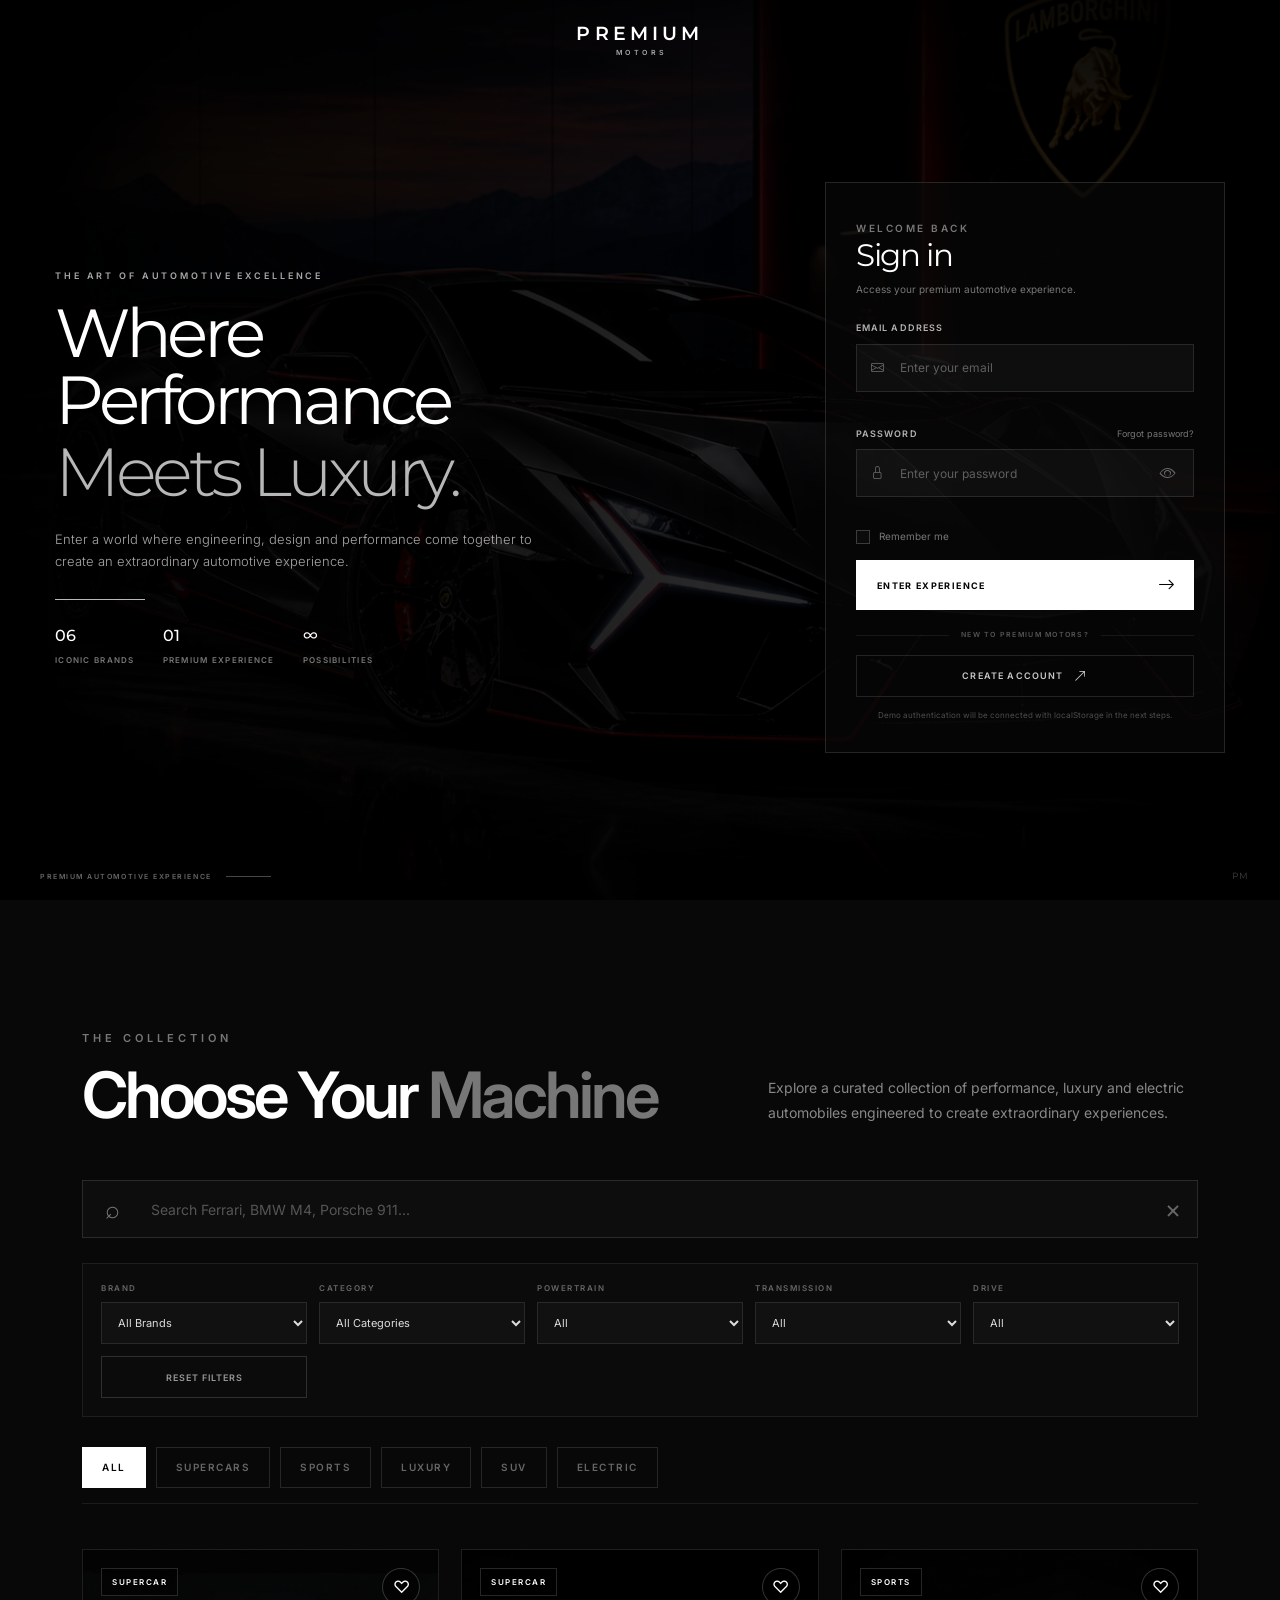
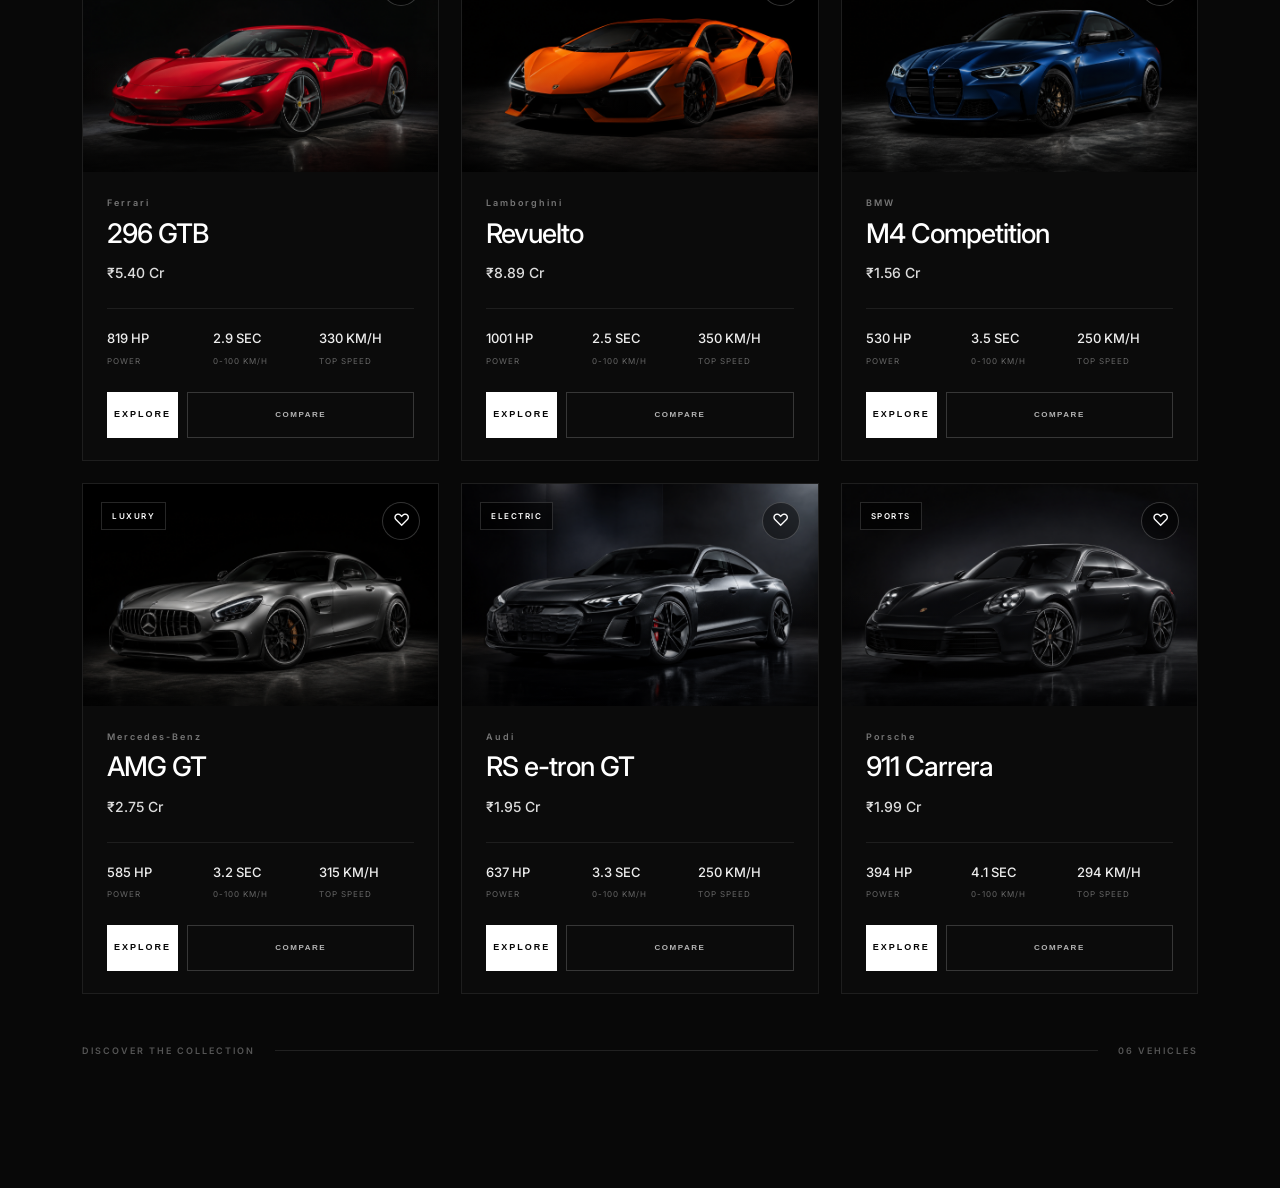
<file: index.html>
<!DOCTYPE html>

<html lang="en">

<head>

 
<meta charset="UTF-8">

<meta
    name="viewport"
    content="width=device-width, initial-scale=1.0"
>

<meta
    name="description"
    content="Premium Motors — Luxury Automotive Digital Experience"
>

<meta
    name="theme-color"
    content="#050505"
>

<title>Premium Motors | Welcome</title>


<!-- =====================================================
     GOOGLE FONTS
     ===================================================== -->

<link rel="preconnect" href="https://fonts.googleapis.com">

<link
    rel="preconnect"
    href="https://fonts.gstatic.com"
    crossorigin
>

<link
    href="https://fonts.googleapis.com/css2?family=Inter:wght@300;400;500;600;700&family=Montserrat:wght@400;500;600;700&display=swap"
    rel="stylesheet"
>


<!-- =====================================================
     BOOTSTRAP
     ===================================================== -->

<link
    href="https://cdn.jsdelivr.net/npm/bootstrap@5.3.3/dist/css/bootstrap.min.css"
    rel="stylesheet"
>


<!-- =====================================================
     BOOTSTRAP ICONS
     ===================================================== -->

<link
    rel="stylesheet"
    href="https://cdn.jsdelivr.net/npm/bootstrap-icons@1.11.3/font/bootstrap-icons.min.css"
>


<!-- =====================================================
     MAIN CSS
     ===================================================== -->

<link
    rel="stylesheet"
    href="css/style.css"
>
 

</head>

<body class="login-page">

 
<!-- =====================================================
     APPLICATION
     ===================================================== -->

<main id="app">


    <!-- =================================================
         CINEMATIC LOGIN EXPERIENCE
         ================================================= -->

    <section
        class="login-experience"
        id="loginExperience"
    >


        <!-- =============================================
             BACKGROUND IMAGE
             ============================================= -->

        <div
            class="login-background"
            aria-hidden="true"
        >

            <img
                src="assets/hero-car.png"
                alt=""
                class="login-background-image"
            >

        </div>


        <!-- =============================================
             DARK CINEMATIC OVERLAYS
             ============================================= -->

        <div
            class="login-overlay"
            aria-hidden="true"
        ></div>

        <div
            class="login-gradient"
            aria-hidden="true"
        ></div>


        <!-- =============================================
             TOP BRAND
             ============================================= -->

        <div class="login-brand">

            <a
                href="#"
                class="login-brand-link"
                aria-label="Premium Motors"
            >

                <span class="login-brand-main">
                    PREMIUM
                </span>

                <span class="login-brand-sub">
                    MOTORS
                </span>

            </a>

        </div>


        <!-- =============================================
             LOGIN CONTENT
             ============================================= -->

        <div class="login-container">

            <div class="row align-items-center g-0">


                <!-- =====================================
                     LEFT BRAND STORY
                     ===================================== -->

                <div
                    class="col-lg-7"
                >

                    <div class="login-showcase">


                        <p class="login-eyebrow">
                            THE ART OF AUTOMOTIVE EXCELLENCE
                        </p>


                        <h1 class="login-title">

                            Where Performance

                            <span>
                                Meets Luxury.
                            </span>

                        </h1>


                        <p class="login-description">

                            Enter a world where engineering,
                            design and performance come together
                            to create an extraordinary automotive
                            experience.

                        </p>


                        <div class="login-showcase-line"></div>


                        <div class="login-stats">

                            <div class="login-stat">

                                <strong>
                                    06
                                </strong>

                                <span>
                                    ICONIC BRANDS
                                </span>

                            </div>


                            <div class="login-stat">

                                <strong>
                                    01
                                </strong>

                                <span>
                                    PREMIUM EXPERIENCE
                                </span>

                            </div>


                            <div class="login-stat">

                                <strong>
                                    ∞
                                </strong>

                                <span>
                                    POSSIBILITIES
                                </span>

                            </div>

                        </div>

                    </div>

                </div>


                <!-- =====================================
                     LOGIN CARD
                     ===================================== -->

                <div
                    class="col-lg-5"
                >

                    <div class="login-card-wrapper">


                        <div class="login-card">


                            <!-- CARD HEADER -->

                            <div class="login-card-header">

                                <p class="login-card-eyebrow">
                                    WELCOME BACK
                                </p>

                                <h2>
                                    Sign in
                                </h2>

                                <p>
                                    Access your premium
                                    automotive experience.
                                </p>

                            </div>


                            <!-- LOGIN FORM -->

                            <form
                                id="loginForm"
                                novalidate
                            >


                                <!-- EMAIL -->

                                <div class="login-field">

                                    <label
                                        for="loginEmail"
                                    >
                                        Email Address
                                    </label>


                                    <div class="login-input-wrapper">

                                        <i
                                            class="bi bi-envelope"
                                            aria-hidden="true"
                                        ></i>


                                        <input
                                            type="email"
                                            id="loginEmail"
                                            name="email"
                                            placeholder="Enter your email"
                                            autocomplete="email"
                                            required
                                        >

                                    </div>


                                    <small
                                        class="field-error"
                                        id="emailError"
                                    ></small>

                                </div>


                                <!-- PASSWORD -->

                                <div class="login-field">

                                    <div class="password-label-row">

                                        <label
                                            for="loginPassword"
                                        >
                                            Password
                                        </label>

                                        <button
                                            type="button"
                                            class="forgot-password"
                                            id="forgotPassword"
                                        >
                                            Forgot password?
                                        </button>

                                    </div>


                                    <div class="login-input-wrapper">

                                        <i
                                            class="bi bi-lock"
                                            aria-hidden="true"
                                        ></i>


                                        <input
                                            type="password"
                                            id="loginPassword"
                                            name="password"
                                            placeholder="Enter your password"
                                            autocomplete="current-password"
                                            required
                                        >


                                        <button
                                            type="button"
                                            class="password-toggle"
                                            id="passwordToggle"
                                            aria-label="Show password"
                                        >

                                            <i
                                                class="bi bi-eye"
                                                id="passwordToggleIcon"
                                            ></i>

                                        </button>

                                    </div>


                                    <small
                                        class="field-error"
                                        id="passwordError"
                                    ></small>

                                </div>


                                <!-- REMEMBER ME -->

                                <div class="login-options">

                                    <label
                                        class="remember-option"
                                    >

                                        <input
                                            type="checkbox"
                                            id="rememberMe"
                                        >

                                        <span class="custom-checkbox">
                                        </span>

                                        <span>
                                            Remember me
                                        </span>

                                    </label>

                                </div>


                                <!-- FORM MESSAGE -->

                                <div
                                    class="login-message"
                                    id="loginMessage"
                                    role="alert"
                                    aria-live="polite"
                                ></div>


                                <!-- LOGIN BUTTON -->

                                <button
                                    type="submit"
                                    class="premium-login-button"
                                    id="loginButton"
                                >

                                    <span class="login-button-text">
                                        ENTER EXPERIENCE
                                    </span>

                                    <i
                                        class="bi bi-arrow-right"
                                        aria-hidden="true"
                                    ></i>

                                </button>


                            </form>


                            <!-- REGISTER -->

                            <div class="register-divider">

                                <span>
                                    NEW TO PREMIUM MOTORS?
                                </span>

                            </div>


                            <a
                            href="./pages/register.html"
                            class="register-button"
                            style="text-decoration: none;">
                            CREATE ACCOUNT
                            <i class="bi bi-arrow-up-right"></i>
                            </a>



                            <!-- DEMO NOTE -->

                            <p class="login-demo-note">

                                Demo authentication will be
                                connected with localStorage
                                in the next steps.

                            </p>

                        </div>

                    </div>

                </div>

            </div>

        </div>


        <!-- =============================================
             SCROLL / EXPERIENCE INDICATOR
             ============================================= -->

        <div class="login-bottom-label">

            <span>
                PREMIUM AUTOMOTIVE EXPERIENCE
            </span>

            <span class="login-bottom-line"></span>

        </div>


        <!-- =============================================
             DECORATIVE CORNER
             ============================================= -->

        <div
            class="login-corner-decoration"
            aria-hidden="true"
        >

            <span>PM</span>

        </div>

    </section>

    <!-- =========================================
     PREMIUM CAR COLLECTION
========================================= -->

<section class="car-collection" id="cars">

    <div class="container">

        <!-- Section Header -->

        <div class="car-section-header">

            <div>
                <span class="car-eyebrow">
                    THE COLLECTION
                </span>

                <h2>
                    Choose Your <span>Machine</span>
                </h2>
            </div>

            <p>
                Explore a curated collection of performance,
                luxury and electric automobiles engineered
                to create extraordinary experiences.
            </p>

        </div>


        <!-- =========================================
     CAR SEARCH
========================================= -->

<div class="car-search-wrapper">

    <div class="car-search-box">

        <span class="car-search-icon">
            ⌕
        </span>

        <input
            type="search"
            id="carSearch"
            placeholder="Search Ferrari, BMW M4, Porsche 911..."
            autocomplete="off">

        <button
            type="button"
            id="clearSearch"
            class="clear-search-btn">

            ×

        </button>

    </div>

</div>


<!-- =========================================
     CAR FILTERS
========================================= -->

<div class="car-filter-panel">

    <!-- Brand -->

    <div class="car-filter">

        <label for="brandFilter">
            BRAND
        </label>

        <select id="brandFilter">

            <option value="all">
                All Brands
            </option>

            <option value="Ferrari">
                Ferrari
            </option>

            <option value="Lamborghini">
                Lamborghini
            </option>

            <option value="BMW">
                BMW
            </option>

            <option value="Mercedes-Benz">
                Mercedes-Benz
            </option>

            <option value="Audi">
                Audi
            </option>

            <option value="Porsche">
                Porsche
            </option>

        </select>

    </div>


    <!-- Category -->

    <div class="car-filter">

        <label for="categoryFilter">
            CATEGORY
        </label>

        <select id="categoryFilter">

            <option value="all">
                All Categories
            </option>

            <option value="supercar">
                Supercars
            </option>

            <option value="sports">
                Sports
            </option>

            <option value="luxury">
                Luxury
            </option>

            <option value="suv">
                SUV
            </option>

            <option value="electric">
                Electric
            </option>

        </select>

    </div>


    <!-- Fuel -->

    <div class="car-filter">

        <label for="fuelFilter">
            POWERTRAIN
        </label>

        <select id="fuelFilter">

            <option value="all">
                All
            </option>

            <option value="petrol">
                Petrol
            </option>

            <option value="hybrid">
                Hybrid
            </option>

            <option value="electric">
                Electric
            </option>

        </select>

    </div>


    <!-- Transmission -->

    <div class="car-filter">

        <label for="transmissionFilter">
            TRANSMISSION
        </label>

        <select id="transmissionFilter">

            <option value="all">
                All
            </option>

            <option value="automatic">
                Automatic
            </option>

            <option value="dct">
                DCT
            </option>

        </select>

    </div>


    <!-- Drive -->

    <div class="car-filter">

        <label for="driveFilter">
            DRIVE
        </label>

        <select id="driveFilter">

            <option value="all">
                All
            </option>

            <option value="rwd">
                RWD
            </option>

            <option value="awd">
                AWD
            </option>

            <option value="4wd">
                4WD
            </option>

        </select>

    </div>


    <!-- Reset -->

    <button
        type="button"
        id="clearFilters"
        class="clear-filters-btn">

        RESET FILTERS

    </button>

</div>


<!-- =========================================
     CATEGORY QUICK FILTER
========================================= -->

<div class="car-category-nav">

    <button
        class="car-category-btn active"
        data-category="all">

        ALL

    </button>

    <button
        class="car-category-btn"
        data-category="supercar">

        SUPERCARS

    </button>

    <button
        class="car-category-btn"
        data-category="sports">

        SPORTS

    </button>

    <button
        class="car-category-btn"
        data-category="luxury">

        LUXURY

    </button>

    <button
        class="car-category-btn"
        data-category="suv">

        SUV

    </button>

    <button
        class="car-category-btn"
        data-category="electric">

        ELECTRIC

    </button>

</div>


        <!-- Dynamic Car Grid -->

        <div
            class="car-grid"
            id="carGrid">

            <!-- JavaScript will generate cars here -->

        </div>


        <!-- Collection Bottom -->

        <div class="collection-bottom">

            <span>
                DISCOVER THE COLLECTION
            </span>

            <div class="collection-line"></div>

            <span id="carCount">
                06 VEHICLES
            </span>

        </div>

    </div>

</section>

</main>


<!-- =====================================================
     BOOTSTRAP JAVASCRIPT
     ===================================================== -->

<script
    src="https://cdn.jsdelivr.net/npm/bootstrap@5.3.3/dist/js/bootstrap.bundle.min.js">
</script>


<!-- =====================================================
     PROJECT JAVASCRIPT
     ===================================================== -->

<script
    src="js/script.js">
</script>

</body>
</html>
</file>
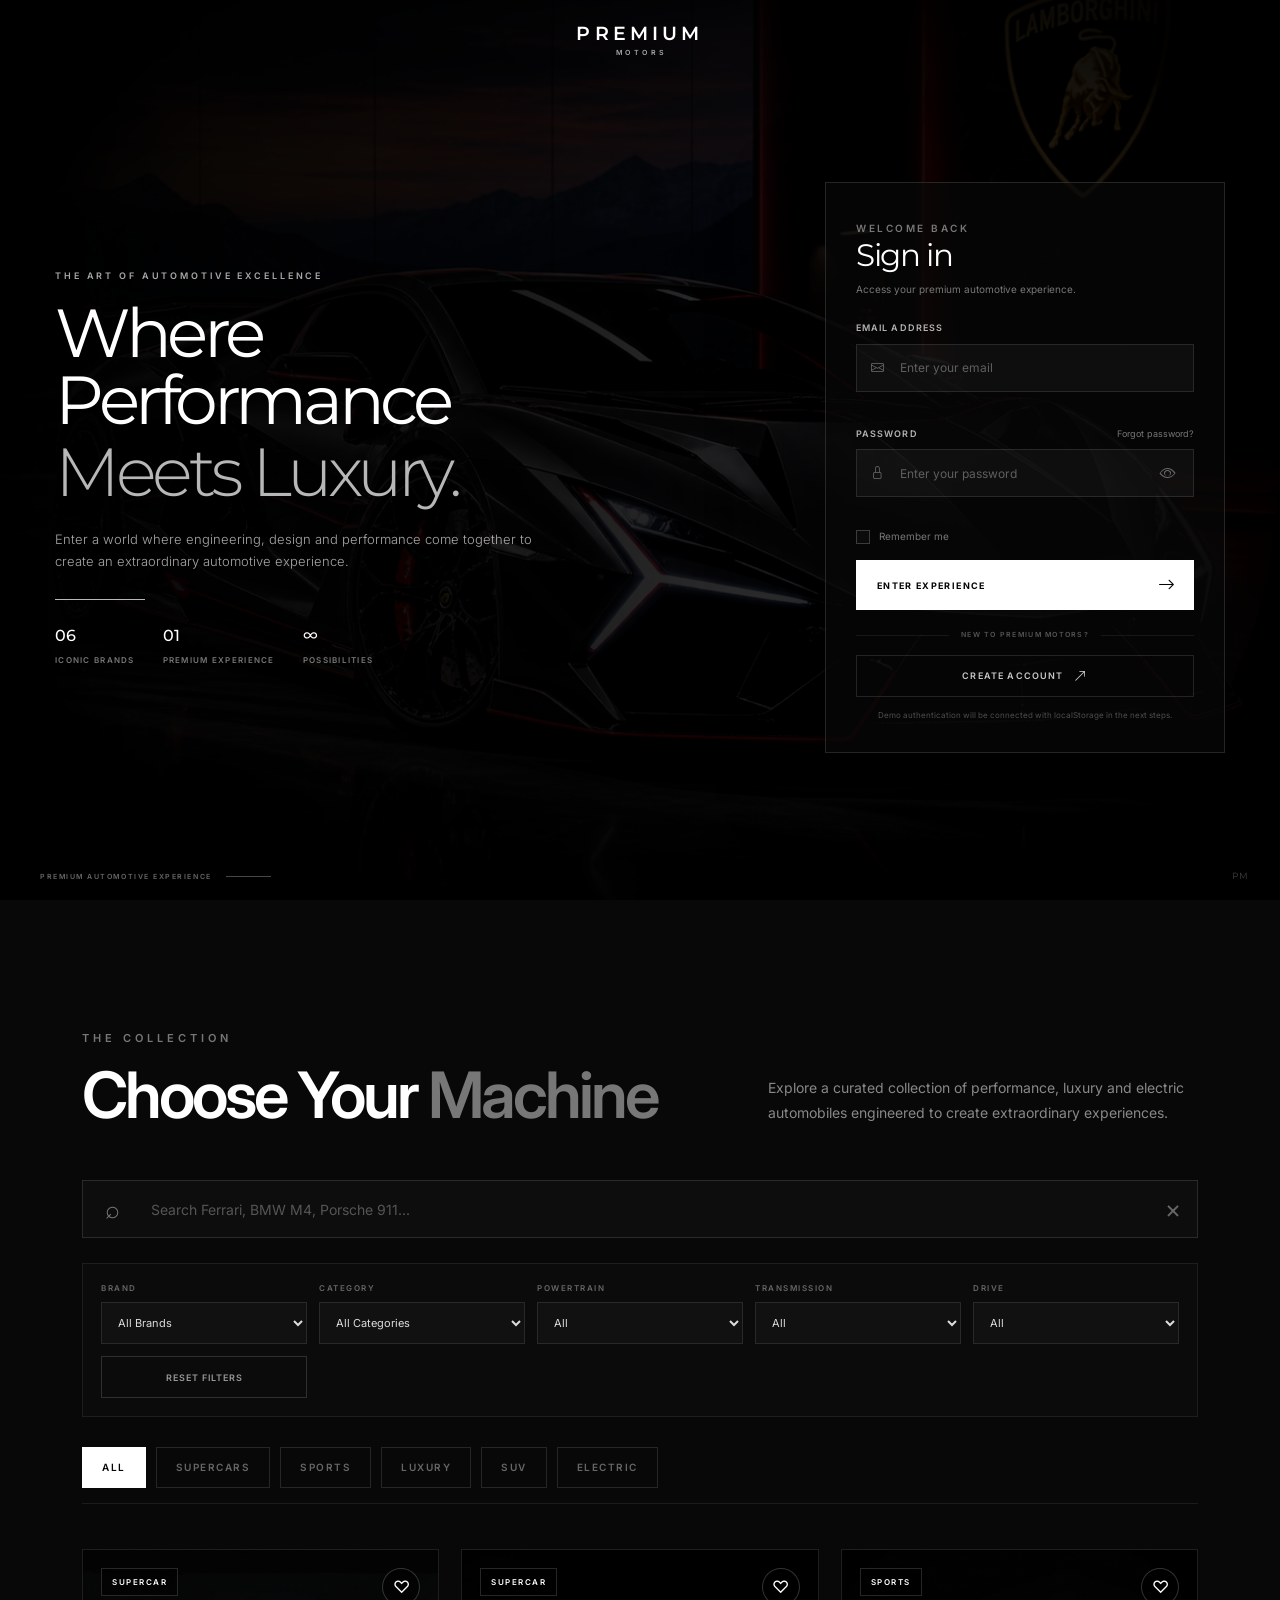
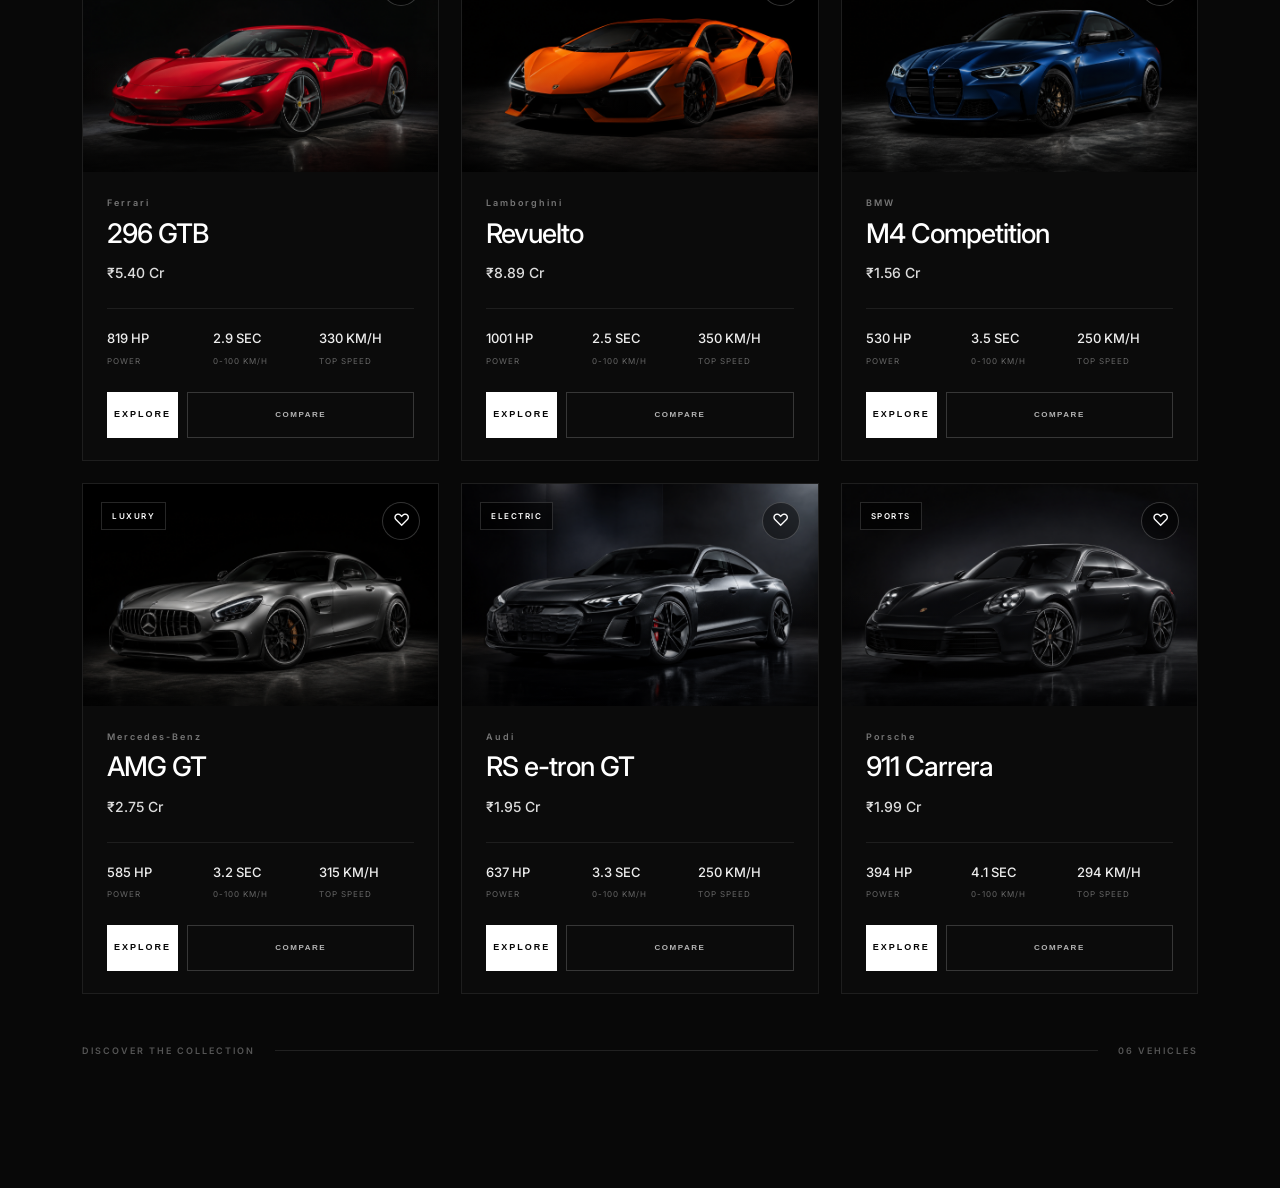
<file: pages/home.html>
<!DOCTYPE html>

<html lang="en">

<head>

 
<meta charset="UTF-8">

<meta
    name="viewport"
    content="width=device-width, initial-scale=1.0"
>

<meta
    name="description"
    content="Premium Motors — Luxury Automotive Digital Experience"
>

<meta
    name="theme-color"
    content="#050505"
>

<title>Premium Motors | Luxury Automotive Experience</title>


<!-- =====================================================
     GOOGLE FONTS
     ===================================================== -->

<link
    rel="preconnect"
    href="https://fonts.googleapis.com"
>

<link
    rel="preconnect"
    href="https://fonts.gstatic.com"
    crossorigin
>

<link
    href="https://fonts.googleapis.com/css2?family=Inter:wght@300;400;500;600;700&family=Montserrat:wght@400;500;600;700&display=swap"
    rel="stylesheet"
>


<!-- =====================================================
     BOOTSTRAP
     ===================================================== -->

<link
    href="https://cdn.jsdelivr.net/npm/bootstrap@5.3.3/dist/css/bootstrap.min.css"
    rel="stylesheet"
>


<!-- =====================================================
     BOOTSTRAP ICONS
     ===================================================== -->

<link
    rel="stylesheet"
    href="https://cdn.jsdelivr.net/npm/bootstrap-icons@1.11.3/font/bootstrap-icons.min.css"
>


<!-- =====================================================
     MAIN CSS
     ===================================================== -->

<link
    rel="stylesheet"
    href="../css/style.css"
>
 

</head>

<body class="showroom-page">

 
<!-- =====================================================
     PAGE LOADER
     ===================================================== -->

<div
    class="showroom-loader"
    id="showroomLoader"
>

    <div class="loader-content">

        <div class="loader-brand">
            PREMIUM MOTORS
        </div>

        <div class="loader-line">

            <span></span>

        </div>

        <p>
            ENTERING EXPERIENCE
        </p>

    </div>

</div>


<!-- =====================================================
     NAVIGATION
     ===================================================== -->

<header
    class="showroom-header"
    id="showroomHeader"
>

    <nav class="premium-navbar">


        <!-- MOBILE MENU BUTTON -->

        <button
            class="mobile-menu-button"
            id="mobileMenuButton"
            type="button"
            aria-label="Open navigation menu"
            aria-expanded="false"
        >

            <span></span>
            <span></span>
            <span></span>

        </button>


        <!-- LEFT NAVIGATION -->

        <div
            class="navbar-side navbar-left"
            id="desktopNavigation"
        >

            <a
                href="#cars"
                class="nav-link"
            >
                CARS
            </a>

            <a
                href="#brands"
                class="nav-link"
            >
                BRANDS
            </a>

            <a
                href="#experience"
                class="nav-link"
            >
                EXPERIENCE
            </a>

            <a
                href="showroom.html"
                class="nav-link"
            >
                SHOWROOM
            </a>

        </div>


        <!-- CENTER BRAND -->

        <a
            href="#top"
            class="premium-logo"
            aria-label="Premium Motors Home"
        >

            <span class="logo-main">
                PREMIUM
            </span>

            <span class="logo-sub">
                MOTORS
            </span>

        </a>


        <!-- RIGHT NAVIGATION -->

        <div class="navbar-side navbar-right">


            <!-- SEARCH -->

            <button
                class="navbar-icon-button"
                id="searchButton"
                type="button"
                aria-label="Search cars"
            >

                <i class="bi bi-search"></i>

            </button>


            <!-- AI -->

            <button
                class="navbar-icon-button ai-nav-button"
                id="aiNavButton"
                type="button"
                aria-label="Premium AI"
            >

                <i class="bi bi-stars"></i>

            </button>


            <!-- PROFILE -->

            <button
                class="navbar-icon-button"
                id="profileButton"
                type="button"
                aria-label="Profile"
            >

                <i class="bi bi-person"></i>

            </button>


            <!-- DESKTOP LOGOUT -->

            <button
                class="navbar-logout"
                id="logoutButton"
                type="button"
            >

                SIGN OUT

            </button>

        </div>


    </nav>


    <!-- =================================================
         MOBILE MENU
         ================================================= -->

    <div
        class="mobile-navigation"
        id="mobileNavigation"
    >

        <div class="mobile-navigation-inner">


            <div class="mobile-nav-header">

                <span>
                    NAVIGATION
                </span>

                <button
                    type="button"
                    id="mobileMenuClose"
                    aria-label="Close navigation"
                >

                    <i class="bi bi-x-lg"></i>

                </button>

            </div>


            <div class="mobile-nav-links">

                <a href="#cars">
                    CARS
                </a>

                <a href="#brands">
                    BRANDS
                </a>

                <a href="#experience">
                    EXPERIENCE
                </a>

                <a href="#gallery">
                    GALLERY
                </a>

                <a href="showroom.html">
    SHOWROOM
</a>

            </div>


            <div class="mobile-nav-divider"></div>


            <div class="mobile-nav-actions">

                <button
                    type="button"
                    id="mobileSearchButton"
                >

                    <i class="bi bi-search"></i>

                    SEARCH

                </button>


                <button
                    type="button"
                    id="mobileAiButton"
                >

                    <i class="bi bi-stars"></i>

                    PREMIUM AI

                </button>


                <button
                    type="button"
                    id="mobileProfileButton"
                >

                    <i class="bi bi-person"></i>

                    PROFILE

                </button>


                <button
                    type="button"
                    id="mobileLogoutButton"
                >

                    <i class="bi bi-box-arrow-right"></i>

                    SIGN OUT

                </button>

            </div>


            <!-- SOCIAL -->

            <div class="mobile-social">

                <span>
                    FOLLOW PREMIUM MOTORS
                </span>

                <div class="mobile-social-links">

                    <a
                        href="#"
                        aria-label="Instagram"
                    >
                        <i class="bi bi-instagram"></i>
                    </a>

                    <a
                        href="#"
                        aria-label="YouTube"
                    >
                        <i class="bi bi-youtube"></i>
                    </a>

                    <a
                        href="#"
                        aria-label="Facebook"
                    >
                        <i class="bi bi-facebook"></i>
                    </a>

                </div>

            </div>

        </div>

    </div>

</header>


<!-- =====================================================
     MAIN
     ===================================================== -->

<main id="top">


    <!-- =================================================
         HERO
         ================================================= -->

    <section
        class="premium-hero"
        id="hero"
    >


        <!-- BACKGROUND IMAGE -->

        <div
            class="hero-background"
            aria-hidden="true"
        >

            <img
                src="../assets/hero-car.png"
                alt=""
                fetchpriority="high"
            >

        </div>


        <!-- DARK OVERLAY -->

        <div
            class="hero-overlay"
            aria-hidden="true"
        ></div>


        <!-- CINEMATIC GRADIENT -->

        <div
            class="hero-cinematic-gradient"
            aria-hidden="true"
        ></div>


        <!-- HERO CONTENT -->

        <div class="container-fluid hero-container">

            <div class="hero-content">


                <p class="hero-eyebrow">

                    THE ART OF AUTOMOTIVE EXCELLENCE

                </p>


                <h1 class="hero-title">

                    <span>
                        Where Performance
                    </span>

                    <span class="hero-title-highlight">
                        Meets Luxury.
                    </span>

                </h1>


                <p class="hero-description">

                    Discover a curated world of extraordinary
                    automobiles engineered for those who
                    expect nothing ordinary.

                </p>


                <div class="hero-actions">

    <!-- EXPLORE CARS -->

    <a
        href="#cars"
        class="hero-button hero-button-primary"
    >

        <span>
            EXPLORE CARS
        </span>

        <i class="bi bi-arrow-right"></i>

    </a>


    <!-- CONFIGURE YOUR CAR -->

    <button
        type="button"
        id="openConfiguratorButton"
        class="hero-button hero-button-secondary"
    >

        <span>
            CONFIGURE YOUR CAR
        </span>

        <i class="bi bi-arrow-up-right"></i>

    </button>

</div>


                <!-- HERO META -->

                <div class="hero-meta">


                    <div class="hero-meta-item">

                        <span class="hero-meta-label">
                            COLLECTION
                        </span>

                        <strong>
                            06
                        </strong>

                    </div>


                    <div class="hero-meta-separator"></div>


                    <div class="hero-meta-item">

                        <span class="hero-meta-label">
                            EXPERIENCE
                        </span>

                        <strong>
                            01
                        </strong>

                    </div>


                    <div class="hero-meta-separator"></div>


                    <div class="hero-meta-item">

                        <span class="hero-meta-label">
                            EST.
                        </span>

                        <strong>
                            2026
                        </strong>

                    </div>

                </div>

            </div>

        </div>


        <!-- SCROLL INDICATOR -->

        <a
            href="#brands"
            class="hero-scroll"
            aria-label="Scroll to discover"
        >

            <span>
                SCROLL TO DISCOVER
            </span>

            <span class="hero-scroll-line">

                <span></span>

            </span>

        </a>


        <!-- HERO NUMBER -->

        <div
            class="hero-index"
            aria-hidden="true"
        >

            <span>
                01
            </span>

            <span class="hero-index-line"></span>

            <span>
                05
            </span>

        </div>

    </section>


<!-- =================================================
     BRAND COLLECTION
     ================================================= -->

<section
    class="brand-grid"
    id="brands"
>

    <!-- FERRARI -->
    <article class="brand-card">

    <span class="brand-number">
        01
    </span>

    <div class="brand-logo">
        <img src="../assets/images/logos/ferrari.png"
             alt="Ferrari logo">
    </div>

    <h3>
        FERRARI
    </h3>

    <p>
        Italian performance
        without compromise.
    </p>

    <a href="https://www.ferrari.com/"
       target="_blank"
       rel="noopener noreferrer"
       class="brand-explore">

        EXPLORE
        <i class="bi bi-arrow-up-right"></i>

    </a>

</article>


    <!-- LAMBORGHINI -->
    <article class="brand-card">

        <img
            src="../assets/images/logos/lamborghini.png"
            class="brand-logo"
            alt=""
            aria-hidden="true"
        >

        <span class="brand-number">
            02
        </span>

        <div class="brand-card-content">

            <h3>
                LAMBORGHINI
            </h3>

            <p>
                Uncompromising design
                and dramatic performance.
            </p>

            <a href="https://www.lamborghini.com/en-en"
   target="_blank"
   rel="noopener noreferrer"
   class="brand-explore">

    EXPLORE
    <i class="bi bi-arrow-up-right"></i>

</a>

        </div>

    </article>


    <!-- BMW -->
    <article class="brand-card">

        <img
            src="../assets/images/logos/bmw.png"
            class="brand-logo"
            alt=""
            aria-hidden="true"
        >

        <span class="brand-number">
            03
        </span>

        <div class="brand-card-content">

            <h3>
                BMW
            </h3>

            <p>
                Precision engineering
                built around the driver.
            </p>

            <a href="https://www.bmw.com/en/index.html"
   target="_blank"
   rel="noopener noreferrer"
   class="brand-explore">

    EXPLORE
    <i class="bi bi-arrow-up-right"></i>

</a>

        </div>

    </article>


    <!-- MERCEDES -->
    <article class="brand-card">

        <img
            src="../assets/images/logos/mercedes.png"
            class="brand-logo"
            alt=""
            aria-hidden="true"
        >

        <span class="brand-number">
            04
        </span>

        <div class="brand-card-content">

            <h3>
                MERCEDES-BENZ
            </h3>

            <p>
                Modern luxury with
                effortless presence.
            </p>

            <a href="https://www.mercedes-benz.com/en/"
   target="_blank"
   rel="noopener noreferrer"
   class="brand-explore">

    EXPLORE
    <i class="bi bi-arrow-up-right"></i>

</a>

        </div>

    </article>


    <!-- AUDI -->
    <article class="brand-card">

        <img
            src="../assets/images/logos/audi.png"
            class="brand-logo"
            alt=""
            aria-hidden="true"
        >

        <span class="brand-number">
            05
        </span>

        <div class="brand-card-content">

            <h3>
                AUDI
            </h3>

            <p>
                Progressive technology
                and minimalist design.
            </p>

            <a href="https://www.audi.com/en"
   target="_blank"
   rel="noopener noreferrer"
   class="brand-explore">

    EXPLORE
    <i class="bi bi-arrow-up-right"></i>

</a>

        </div>

    </article>


    <!-- PORSCHE -->
    <article class="brand-card">

        <img
            src="../assets/images/logos/porsche.png"
            class="brand-logo"
            alt=""
            aria-hidden="true"
        >

        <span class="brand-number">
            06
        </span>

        <div class="brand-card-content">

            <h3>
                PORSCHE
            </h3>

            <p>
                Motorsport heritage
                refined for the road.
            </p>

            <a href="https://www.porsche.com/"
   target="_blank"
   rel="noopener noreferrer"
   class="brand-explore">

    EXPLORE
    <i class="bi bi-arrow-up-right"></i>

</a>

        </div>

    </article>

</section>
<!-- =================================================
     PREMIUM CAR COLLECTION
     ================================================= -->

<section
    class="car-collection"
    id="cars"
>

    <div class="container">

        <!-- COLLECTION HEADER -->

        <div class="car-section-header">

            <div>

                <span class="car-eyebrow">
                    THE COLLECTION
                </span>

                <h2>
                    Choose Your
                    <span>Machine.</span>
                </h2>

            </div>

            <p>

                Explore a curated collection of performance,
                luxury and electric automobiles engineered
                to create extraordinary experiences.

            </p>

        </div>


        <!-- =================================================
             SEARCH
             ================================================= -->

        <div class="car-search-wrapper">

            <div class="car-search-box">

                <span class="car-search-icon">
                    ⌕
                </span>

                <input
                    type="search"
                    id="carSearch"
                    placeholder="Search Ferrari, BMW M4, Porsche 911..."
                    autocomplete="off"
                >

                <button
                    type="button"
                    id="clearSearch"
                    class="clear-search-btn"
                    aria-label="Clear search"
                >

                    ×

                </button>

            </div>

        </div>


        <!-- =================================================
             FILTER PANEL
             ================================================= -->

        <div class="car-filter-panel">


            <!-- BRAND -->

            <div class="car-filter">

                <label for="brandFilter">
                    BRAND
                </label>

                <select id="brandFilter">

                    <option value="all">
                        All Brands
                    </option>

                    <option value="Ferrari">
                        Ferrari
                    </option>

                    <option value="Lamborghini">
                        Lamborghini
                    </option>

                    <option value="BMW">
                        BMW
                    </option>

                    <option value="Mercedes-Benz">
                        Mercedes-Benz
                    </option>

                    <option value="Audi">
                        Audi
                    </option>

                    <option value="Porsche">
                        Porsche
                    </option>

                </select>

            </div>


            <!-- CATEGORY -->

            <div class="car-filter">

                <label for="categoryFilter">
                    CATEGORY
                </label>

                <select id="categoryFilter">

                    <option value="all">
                        All Categories
                    </option>

                    <option value="supercar">
                        Supercars
                    </option>

                    <option value="sports">
                        Sports
                    </option>

                    <option value="luxury">
                        Luxury
                    </option>

                    <option value="suv">
                        SUV
                    </option>

                    <option value="electric">
                        Electric
                    </option>

                </select>

            </div>


            <!-- POWERTRAIN -->

            <div class="car-filter">

                <label for="fuelFilter">
                    POWERTRAIN
                </label>

                <select id="fuelFilter">

                    <option value="all">
                        All
                    </option>

                    <option value="petrol">
                        Petrol
                    </option>

                    <option value="hybrid">
                        Hybrid
                    </option>

                    <option value="electric">
                        Electric
                    </option>

                </select>

            </div>


            <!-- TRANSMISSION -->

            <div class="car-filter">

                <label for="transmissionFilter">
                    TRANSMISSION
                </label>

                <select id="transmissionFilter">

                    <option value="all">
                        All
                    </option>

                    <option value="automatic">
                        Automatic
                    </option>

                    <option value="dct">
                        DCT
                    </option>

                </select>

            </div>


            <!-- DRIVE -->

            <div class="car-filter">

                <label for="driveFilter">
                    DRIVE
                </label>

                <select id="driveFilter">

                    <option value="all">
                        All
                    </option>

                    <option value="rwd">
                        RWD
                    </option>

                    <option value="awd">
                        AWD
                    </option>

                    <option value="4wd">
                        4WD
                    </option>

                </select>

            </div>


            <!-- RESET -->

            <button
                type="button"
                id="clearFilters"
                class="clear-filters-btn"
            >

                RESET FILTERS

            </button>

        </div>


        <!-- =================================================
             QUICK CATEGORY FILTER
             ================================================= -->

        <div class="car-category-nav">

            <button
                class="car-category-btn active"
                data-category="all"
                type="button"
            >

                ALL

            </button>


            <button
                class="car-category-btn"
                data-category="supercar"
                type="button"
            >

                SUPERCARS

            </button>


            <button
                class="car-category-btn"
                data-category="sports"
                type="button"
            >

                SPORTS

            </button>


            <button
                class="car-category-btn"
                data-category="luxury"
                type="button"
            >

                LUXURY

            </button>


            <button
                class="car-category-btn"
                data-category="suv"
                type="button"
            >

                SUV

            </button>


            <button
                class="car-category-btn"
                data-category="electric"
                type="button"
            >

                ELECTRIC

            </button>

        </div>


        <!-- =================================================
             DYNAMIC CAR GRID
             ================================================= -->

        <div
            class="car-grid"
            id="carGrid"
        >

            <!-- JavaScript generates cars here -->

        </div>


        <!-- =================================================
             COLLECTION FOOTER
             ================================================= -->

        <div class="collection-bottom">

            <span>
                DISCOVER THE COLLECTION
            </span>

            <div class="collection-line"></div>

            <span id="carCount">
                06 VEHICLES
            </span>

        </div>

    </div>

</section>

    <!-- =================================================
         EXPERIENCE PLACEHOLDER
         ================================================= -->

    <!-- =================================================
     PREMIUM EXPERIENCE
================================================= -->

<section
    class="premium-experience-section"
    id="experience"
>

    <div class="container">

        <div class="experience-grid">

            <!-- LEFT CONTENT -->

            <div class="experience-content">

                <p class="section-eyebrow">
                    THE PREMIUM EXPERIENCE
                </p>

                <h2 class="section-title">
                    Built Around
                    <span>You.</span>
                </h2>

                <p class="section-description">

                    Discover a smarter way to explore
                    extraordinary automobiles. Compare
                    performance, configure your vehicle,
                    save your favorites and get intelligent
                    recommendations from Premium AI.

                </p>


                <!-- FEATURES -->

                <div class="experience-features">

                    <div class="experience-feature">

                        <span class="experience-number">
                            01
                        </span>

                        <div>

                            <h3>
                                PERSONALIZED
                                DISCOVERY
                            </h3>

                            <p>
                                Find vehicles based on
                                your performance,
                                design and driving
                                preferences.
                            </p>

                        </div>

                    </div>


                    <div class="experience-feature">

                        <span class="experience-number">
                            02
                        </span>

                        <div>

                            <h3>
                                SMART COMPARISON
                            </h3>

                            <p>
                                Compare two vehicles
                                side by side using
                                real specifications.
                            </p>

                        </div>

                    </div>


                    <div class="experience-feature">

                        <span class="experience-number">
                            03
                        </span>

                        <div>

                            <h3>
                                PREMIUM AI
                            </h3>

                            <p>
                                Ask questions about
                                vehicles and receive
                                instant automotive
                                recommendations.
                            </p>

                        </div>

                    </div>

                </div>


                <!-- ACTION -->

                <a
                    href="#cars"
                    class="experience-action"
                >

                    EXPLORE THE COLLECTION

                    <i class="bi bi-arrow-up-right"></i>

                </a>

            </div>


            <!-- RIGHT IMAGE -->

            <div class="experience-visual">

                <div class="experience-image-frame">

                    <img
                        src="../assets/images/showroom-car.jpg"
                        alt="Premium performance automobile"
                    >

                    <div class="experience-image-overlay"></div>

                    <div class="experience-image-label">

                        <span>
                            PREMIUM MOTORS
                        </span>

                        <strong>
                            PERFORMANCE
                        </strong>

                    </div>

                </div>

            </div>

        </div>

    </div>

</section>


    

<!-- =====================================================
     NOTIFICATION
     ===================================================== -->

<div
    class="premium-notification"
    id="premiumNotification"
    role="status"
    aria-live="polite"
>

    <i class="bi bi-check-circle"></i>

    <span id="notificationText"></span>

</div>

<!-- =================================================
     PREMIUM CAR DETAILS MODAL
================================================= -->

<div
    class="car-details-modal"
    id="carDetailsModal"
    aria-hidden="true"
>

    <div class="car-details-backdrop"></div>

    <div class="car-details-panel">

        <!-- CLOSE -->

        <button
            type="button"
            class="car-details-close"
            id="carDetailsClose"
            aria-label="Close car details"
        >
            ×
        </button>


        <!-- IMAGE -->

        <div class="car-details-image-wrapper">

            <img
                id="detailsCarImage"
                src=""
                alt=""
            >

            <div class="car-details-image-overlay"></div>

            <div class="car-details-brand" id="detailsCarBrand">
                FERRARI
            </div>

        </div>


        <!-- CONTENT -->

        <div class="car-details-content">

            <div class="car-details-heading">

                <span
                    class="car-details-category"
                    id="detailsCarCategory"
                >
                    SUPERCAR
                </span>

                <h2 id="detailsCarModel">
                    296 GTB
                </h2>

                <p id="detailsCarDescription">
                    A masterpiece of performance,
                    technology and automotive design.
                </p>

            </div>


            <!-- PRICE -->

            <div class="car-details-price-block">

                <span>
                    STARTING FROM
                </span>

                <strong id="detailsCarPrice">
                    ₹5.40 Cr
                </strong>

            </div>


            <!-- SPECIFICATIONS -->

            <div class="car-details-specs">

                <div class="detail-spec">

                    <span>
                        HORSEPOWER
                    </span>

                    <strong id="detailsCarHorsepower">
                        819 HP
                    </strong>

                </div>


                <div class="detail-spec">

                    <span>
                        0–100 KM/H
                    </span>

                    <strong id="detailsCarAcceleration">
                        2.9 SEC
                    </strong>

                </div>


                <div class="detail-spec">

                    <span>
                        TOP SPEED
                    </span>

                    <strong id="detailsCarTopSpeed">
                        330 KM/H
                    </strong>

                </div>


                <div class="detail-spec">

                    <span>
                        POWERTRAIN
                    </span>

                    <strong id="detailsCarFuel">
                        HYBRID
                    </strong>

                </div>


                <div class="detail-spec">

                    <span>
                        TRANSMISSION
                    </span>

                    <strong id="detailsCarTransmission">
                        DCT
                    </strong>

                </div>


                <div class="detail-spec">

                    <span>
                        DRIVE
                    </span>

                    <strong id="detailsCarDrive">
                        RWD
                    </strong>

                </div>

            </div>


            <!-- ACTIONS -->

            <div class="car-details-actions">

                <button
                    type="button"
                    class="details-primary-btn"
                    id="detailsCompareBtn"
                >
                    COMPARE
                </button>

                <button
                    type="button"
                    class="details-secondary-btn"
                    id="detailsFavoriteBtn"
                >
                    ♡ ADD TO FAVORITES
                </button>

            </div>

        </div>

    </div>

</div>

<!-- =================================================
     PREMIUM CAR COMPARISON MODAL
================================================= -->

<div
    class="comparison-modal"
    id="comparisonModal"
    aria-hidden="true"
>

    <div class="comparison-backdrop"></div>

    <div class="comparison-panel">

        <!-- HEADER -->

        <div class="comparison-header">

            <div>

                <span class="comparison-eyebrow">
                    PREMIUM AUTOMOTIVE ANALYSIS
                </span>

                <h2>
                    Compare Performance
                </h2>

                <p>
                    Compare your selected vehicles
                    side by side.
                </p>

            </div>

            <button
                type="button"
                class="comparison-close"
                id="comparisonClose"
                aria-label="Close comparison"
            >
                ×
            </button>

        </div>


        <!-- SELECTED CARS -->

        <div
            class="comparison-cars"
            id="comparisonCars"
        ></div>


        <!-- COMPARISON TABLE -->

        <div class="comparison-table-wrapper">

            <table class="comparison-table">

                <tbody>

                    <tr>
                        <th>PRICE</th>
                        <td id="comparePrice1">—</td>
                        <td id="comparePrice2">—</td>
                    </tr>

                    <tr>
                        <th>HORSEPOWER</th>
                        <td id="compareHorsepower1">—</td>
                        <td id="compareHorsepower2">—</td>
                    </tr>

                    <tr>
                        <th>TORQUE</th>
                        <td id="compareTorque1">—</td>
                        <td id="compareTorque2">—</td>
                    </tr>

                    <tr>
                        <th>0–100 KM/H</th>
                        <td id="compareAcceleration1">—</td>
                        <td id="compareAcceleration2">—</td>
                    </tr>

                    <tr>
                        <th>TOP SPEED</th>
                        <td id="compareTopSpeed1">—</td>
                        <td id="compareTopSpeed2">—</td>
                    </tr>

                    <tr>
                        <th>POWERTRAIN</th>
                        <td id="compareFuel1">—</td>
                        <td id="compareFuel2">—</td>
                    </tr>

                    <tr>
                        <th>TRANSMISSION</th>
                        <td id="compareTransmission1">—</td>
                        <td id="compareTransmission2">—</td>
                    </tr>

                    <tr>
                        <th>DRIVE TYPE</th>
                        <td id="compareDrive1">—</td>
                        <td id="compareDrive2">—</td>
                    </tr>

                    <tr>
                        <th>CATEGORY</th>
                        <td id="compareCategory1">—</td>
                        <td id="compareCategory2">—</td>
                    </tr>

                </tbody>

            </table>

        </div>


        <!-- FOOTER -->

        <div class="comparison-footer">

            <button
                type="button"
                class="comparison-clear-btn"
                id="comparisonClear"
            >
                CLEAR COMPARISON
            </button>

            <span>
                Select two vehicles for a detailed comparison.
            </span>

        </div>

    </div>

</div>

<!-- =========================================================
     PREMIUM CAR COMPARISON MODAL
========================================================= -->

<div
    class="comparison-modal"
    id="comparisonModal"
    aria-hidden="true"
>

 
<!-- BACKDROP -->

<div
    class="comparison-backdrop"
    id="comparisonBackdrop"
></div>


<!-- MODAL PANEL -->

<div
    class="comparison-panel"
    role="dialog"
    aria-modal="true"
    aria-labelledby="comparisonTitle"
>

    <!-- HEADER -->

    <div class="comparison-header">

        <div>

            <span class="comparison-eyebrow">
                PREMIUM AUTOMOTIVE ANALYSIS
            </span>

            <h2 id="comparisonTitle">
                Compare Your Machines
            </h2>

        </div>


        <button
            type="button"
            class="comparison-close"
            id="comparisonClose"
            aria-label="Close comparison"
        >

            <i class="bi bi-x-lg"></i>

        </button>

    </div>


    <!-- SELECTED CARS -->

    <div
        class="comparison-cars"
        id="comparisonCars"
    ></div>


    <!-- SPECIFICATION TABLE -->

    <div class="comparison-table-wrapper">

        <table class="comparison-table">

            <thead>

                <tr>

                    <th>
                        SPECIFICATION
                    </th>

                    <th>
                        VEHICLE 01
                    </th>

                    <th>
                        VEHICLE 02
                    </th>

                </tr>

            </thead>


            <tbody>

                <tr>

                    <td>
                        PRICE
                    </td>

                    <td id="comparePrice1">
                        —
                    </td>

                    <td id="comparePrice2">
                        —
                    </td>

                </tr>


                <tr>

                    <td>
                        HORSEPOWER
                    </td>

                    <td id="compareHorsepower1">
                        —
                    </td>

                    <td id="compareHorsepower2">
                        —
                    </td>

                </tr>


                <tr>

                    <td>
                        TORQUE
                    </td>

                    <td id="compareTorque1">
                        —
                    </td>

                    <td id="compareTorque2">
                        —
                    </td>

                </tr>


                <tr>

                    <td>
                        0–100 KM/H
                    </td>

                    <td id="compareAcceleration1">
                        —
                    </td>

                    <td id="compareAcceleration2">
                        —
                    </td>

                </tr>


                <tr>

                    <td>
                        TOP SPEED
                    </td>

                    <td id="compareTopSpeed1">
                        —
                    </td>

                    <td id="compareTopSpeed2">
                        —
                    </td>

                </tr>


                <tr>

                    <td>
                        POWERTRAIN
                    </td>

                    <td id="compareFuel1">
                        —
                    </td>

                    <td id="compareFuel2">
                        —
                    </td>

                </tr>


                <tr>

                    <td>
                        TRANSMISSION
                    </td>

                    <td id="compareTransmission1">
                        —
                    </td>

                    <td id="compareTransmission2">
                        —
                    </td>

                </tr>


                <tr>

                    <td>
                        DRIVE TYPE
                    </td>

                    <td id="compareDrive1">
                        —
                    </td>

                    <td id="compareDrive2">
                        —
                    </td>

                </tr>


                <tr>

                    <td>
                        CATEGORY
                    </td>

                    <td id="compareCategory1">
                        —
                    </td>

                    <td id="compareCategory2">
                        —
                    </td>

                </tr>

            </tbody>

        </table>

    </div>


    <!-- FOOTER -->

    <div class="comparison-footer">

        <p>
            Compare performance, engineering
            and driving characteristics side by side.
        </p>

        <button
            type="button"
            class="comparison-clear"
            id="comparisonClear"
        >

            CLEAR COMPARISON

        </button>

    </div>

</div>
 

</div>

<!-- =========================================================
     PREMIUM CAR CONFIGURATOR
========================================================= -->

<section
    class="configurator-modal"
    id="configuratorModal"
    aria-hidden="true"
>

    <!-- BACKDROP -->
    <div
        class="configurator-backdrop"
        id="configuratorBackdrop"
    ></div>


    <!-- CONFIGURATOR PANEL -->
    <div class="configurator-panel">


        <!-- HEADER -->
        <div class="configurator-header">

            <div>

                <span class="configurator-eyebrow">
                    PREMIUM VEHICLE CONFIGURATION
                </span>

                <h2>
                    Configure Your Car
                </h2>

                <p>
                    Create a specification that reflects your style.
                </p>

            </div>


            <button
                type="button"
                class="configurator-close"
                id="configuratorClose"
                aria-label="Close configurator"
            >
                ×
            </button>

        </div>


        <!-- MAIN CONFIGURATOR -->
        <div class="configurator-layout">


            <!-- LEFT: VEHICLE PREVIEW -->
            <div class="configurator-preview">

                <div class="configurator-preview-label">
                    YOUR CONFIGURATION
                </div>


                <div class="configurator-car-stage">

                    <img
                        id="configuratorCarImage"
                        src="../assets/images/ferrari-296-gtb.jpg"
                        alt="Ferrari 296 GTB"
                    >

                </div>


                <div class="configurator-car-information">

                    <span
                        id="configuratorBrand"
                        class="configurator-brand"
                    >
                        FERRARI
                    </span>

                    <h3 id="configuratorModel">
                        296 GTB
                    </h3>

                    <span
                        id="configuratorVariantLabel"
                        class="configurator-variant-label"
                    >
                        STANDARD
                    </span>

                </div>

            </div>


            <!-- RIGHT: OPTIONS -->
            <div class="configurator-options">


                <!-- MODEL -->
                <div class="configurator-group">

                    <label for="configuratorModelSelect">
                        MODEL
                    </label>

                    <select
                        id="configuratorModelSelect"
                        class="configurator-select"
                    >

                        <option value="ferrari">
                            Ferrari 296 GTB
                        </option>

                        <option value="lamborghini">
                            Lamborghini Revuelto
                        </option>

                        <option value="bmw">
                            BMW M4 Competition
                        </option>

                        <option value="mercedes">
                            Mercedes-AMG GT
                        </option>

                        <option value="audi">
                            Audi RS e-tron GT
                        </option>

                        <option value="porsche">
                            Porsche 911 Carrera
                        </option>

                    </select>

                </div>


                <!-- VARIANT -->
                <div class="configurator-group">

                    <label for="configuratorVariant">
                        VARIANT
                    </label>

                    <select
                        id="configuratorVariant"
                        class="configurator-select"
                    >

                        <option value="standard">
                            Standard
                        </option>

                        <option value="performance">
                            Performance
                        </option>

                        <option value="signature">
                            Signature
                        </option>

                    </select>

                </div>


                <!-- EXTERIOR COLOR -->
                <div class="configurator-group">

                    <label>
                        EXTERIOR COLOR
                    </label>

                    <div class="configurator-choice-grid">


                        <button
                            type="button"
                            class="configurator-color active"
                            data-color="black"
                            data-color-name="Obsidian Black"
                            data-color-price="0"
                        >
                            <span
                                class="color-swatch black"
                            ></span>

                            <span>
                                Black
                            </span>
                        </button>


                        <button
                            type="button"
                            class="configurator-color"
                            data-color="white"
                            data-color-name="Arctic White"
                            data-color-price="250000"
                        >
                            <span
                                class="color-swatch white"
                            ></span>

                            <span>
                                White
                            </span>
                        </button>


                        <button
                            type="button"
                            class="configurator-color"
                            data-color="silver"
                            data-color-name="Metallic Silver"
                            data-color-price="350000"
                        >
                            <span
                                class="color-swatch silver"
                            ></span>

                            <span>
                                Silver
                            </span>
                        </button>


                        <button
                            type="button"
                            class="configurator-color"
                            data-color="red"
                            data-color-name="Rosso Red"
                            data-color-price="500000"
                        >
                            <span
                                class="color-swatch red"
                            ></span>

                            <span>
                                Red
                            </span>
                        </button>


                    </div>

                </div>


                <!-- WHEELS -->
                <div class="configurator-group">

                    <label for="configuratorWheels">
                        WHEELS
                    </label>

                    <select
                        id="configuratorWheels"
                        class="configurator-select"
                    >

                        <option
                            value="standard"
                            data-price="0"
                        >
                            Standard Performance Wheels
                        </option>

                        <option
                            value="sport"
                            data-price="250000"
                        >
                            Sport Alloy Wheels +₹2.5 Lakh
                        </option>

                        <option
                            value="carbon"
                            data-price="500000"
                        >
                            Carbon Performance Wheels +₹5 Lakh
                        </option>

                    </select>

                </div>


                <!-- INTERIOR -->
                <div class="configurator-group">

                    <label for="configuratorInterior">
                        INTERIOR
                    </label>

                    <select
                        id="configuratorInterior"
                        class="configurator-select"
                    >

                        <option
                            value="black"
                            data-price="0"
                        >
                            Black Leather
                        </option>

                        <option
                            value="tan"
                            data-price="200000"
                        >
                            Tan Leather +₹2 Lakh
                        </option>

                        <option
                            value="red"
                            data-price="300000"
                        >
                            Racing Red +₹3 Lakh
                        </option>

                    </select>

                </div>


                <!-- TRIM -->
                <div class="configurator-group">

                    <label for="configuratorTrim">
                        TRIM
                    </label>

                    <select
                        id="configuratorTrim"
                        class="configurator-select"
                    >

                        <option
                            value="aluminium"
                            data-price="0"
                        >
                            Brushed Aluminium
                        </option>

                        <option
                            value="carbon"
                            data-price="350000"
                        >
                            Carbon Fibre +₹3.5 Lakh
                        </option>

                        <option
                            value="premium"
                            data-price="500000"
                        >
                            Premium Carbon +₹5 Lakh
                        </option>

                    </select>

                </div>


                <!-- OPTIONAL FEATURES -->
                <div class="configurator-group">

                    <label>
                        OPTIONAL FEATURES
                    </label>


                    <label class="configurator-checkbox">

                        <input
                            type="checkbox"
                            class="configurator-option"
                            data-name="Premium Sound System"
                            data-price="150000"
                        >

                        <span>
                            Premium Sound System
                        </span>

                        <strong>
                            +₹1.5 Lakh
                        </strong>

                    </label>


                    <label class="configurator-checkbox">

                        <input
                            type="checkbox"
                            class="configurator-option"
                            data-name="Carbon Exterior Package"
                            data-price="400000"
                        >

                        <span>
                            Carbon Exterior Package
                        </span>

                        <strong>
                            +₹4 Lakh
                        </strong>

                    </label>


                    <label class="configurator-checkbox">

                        <input
                            type="checkbox"
                            class="configurator-option"
                            data-name="Advanced Driver Assistance"
                            data-price="250000"
                        >

                        <span>
                            Advanced Driver Assistance
                        </span>

                        <strong>
                            +₹2.5 Lakh
                        </strong>

                    </label>

                </div>


                <!-- SUMMARY -->
                <div class="configurator-summary">

                    <div>

                        <span>
                            ESTIMATED TOTAL
                        </span>

                        <strong
                            id="configuratorTotalPrice"
                        >
                            ₹5.40 Cr
                        </strong>

                    </div>


                    <button
                        type="button"
                        id="resetConfigurator"
                        class="configurator-reset"
                    >
                        RESET
                    </button>

                </div>


                <!-- ACTION -->
                <button
                    type="button"
                    id="saveConfigurationButton"
                    class="configurator-save"
                >
                    SAVE CONFIGURATION
                </button>

            </div>

        </div>

    </div>

</section>

<!-- =========================================================
     PREMIUM AI AUTOMOTIVE ASSISTANT
========================================================= -->

<button
    id="aiFloatingButton"
    class="ai-floating-button"
    type="button"
    aria-label="Open Premium AI Assistant"
>
    <span class="ai-floating-icon">✦</span>
    <span class="ai-floating-text">PREMIUM AI</span>
</button>


<div
    id="aiAssistant"
    class="ai-assistant"
    aria-hidden="true"
>

    <div class="ai-assistant-backdrop" id="aiAssistantBackdrop"></div>


    <section
        class="ai-chat-window"
        role="dialog"
        aria-modal="true"
        aria-labelledby="aiAssistantTitle"
    >

        <!-- HEADER -->

        <header class="ai-chat-header">

            <div class="ai-chat-brand">

                <div class="ai-chat-logo">
                    ✦
                </div>

                <div>

                    <span class="ai-chat-eyebrow">
                        PREMIUM AUTOMOTIVE
                    </span>

                    <h2 id="aiAssistantTitle">
                        PREMIUM AI
                    </h2>

                </div>

            </div>


            <button
                id="aiAssistantClose"
                class="ai-chat-close"
                type="button"
                aria-label="Close AI Assistant"
            >
                ×
            </button>

        </header>


        <!-- MESSAGES -->

        <div
            id="aiChatMessages"
            class="ai-chat-messages"
        >

            <div class="ai-message ai-message-bot">

                <div class="ai-message-label">
                    PREMIUM AI
                </div>

                <div class="ai-message-bubble">

                    Welcome to Premium Motors.

                    <br><br>

                    I can help you discover,
                    compare and choose your
                    ideal vehicle.

                    <br><br>

                    Ask me anything about
                    performance, price, brands,
                    electric vehicles or
                    specifications.

                </div>

            </div>

        </div>


        <!-- QUICK QUESTIONS -->

        <div class="ai-quick-questions">

            <button
                type="button"
                class="ai-quick-btn"
                data-question="Which car is best for performance?"
            >
                Best performance
            </button>

            <button
                type="button"
                class="ai-quick-btn"
                data-question="Which car has the highest horsepower?"
            >
                Highest horsepower
            </button>

            <button
                type="button"
                class="ai-quick-btn"
                data-question="Which electric car should I choose?"
            >
                Best EV
            </button>

            <button
                type="button"
                class="ai-quick-btn"
                data-question="Ferrari vs Lamborghini"
            >
                Ferrari vs Lamborghini
            </button>

        </div>


        <!-- INPUT -->

        <form
            id="aiChatForm"
            class="ai-chat-input-area"
        >

            <input
                type="text"
                id="aiChatInput"
                placeholder="Ask anything about cars..."
                autocomplete="off"
            >

            <button
                type="submit"
                id="aiChatSend"
                aria-label="Send message"
            >
                →
            </button>

        </form>

    </section>

</div>

<!-- =====================================================
     PREMIUM AI ASSISTANT
===================================================== -->

<div
    id="aiAssistant"
    class="ai-assistant"
    aria-hidden="true"
>

    <div class="ai-assistant-panel">

        <!-- HEADER -->

        <div class="ai-assistant-header">

            <div class="ai-assistant-title">

                <span class="ai-status-dot"></span>

                <div>
                    <span class="ai-label">PREMIUM AI</span>
                    <h2>Automotive Assistant</h2>
                </div>

            </div>

            <button
                id="aiCloseButton"
                class="ai-close-button"
                type="button"
                aria-label="Close AI Assistant"
            >
                ×
            </button>

        </div>


        <!-- CHAT -->

        <div
            id="aiChatMessages"
            class="ai-chat-messages"
        >

            <div class="ai-message ai-message-bot">

                <div class="ai-message-icon">
                    ✦
                </div>

                <div class="ai-message-content">

                    <strong>Premium AI</strong>

                    <p>
                        Welcome to Premium Motors.
                        I can help you explore our vehicle
                        collection, compare specifications,
                        and find the right car for you.
                    </p>

                </div>

            </div>

        </div>


        <!-- SUGGESTIONS -->

        <div class="ai-suggestions">

            <button
                type="button"
                class="ai-suggestion"
                data-question="Which car has the highest horsepower?"
            >
                Highest horsepower
            </button>

            <button
                type="button"
                class="ai-suggestion"
                data-question="Which car is the fastest?"
            >
                Fastest car
            </button>

            <button
                type="button"
                class="ai-suggestion"
                data-question="Show me electric cars."
            >
                Electric cars
            </button>

            <button
                type="button"
                class="ai-suggestion"
                data-question="Which car is the cheapest?"
            >
                Best price
            </button>

        </div>


        <!-- INPUT -->

        <div class="ai-input-area">

            <input
                type="text"
                id="aiUserInput"
                placeholder="Ask about our cars..."
                autocomplete="off"
            >

            <button
                id="aiSendButton"
                type="button"
                aria-label="Send message"
            >
                →
            </button>

        </div>

    </div>

</div>

<!-- =====================================================
     CONTACT SECTION
     ===================================================== -->

<section
    class="contact-section"
    id="contact"
>

    <div class="container">

        <div class="contact-content">

            <div>

                <span class="section-eyebrow">
                    GET IN TOUCH
                </span>

                <h2>
                    Let's Talk
                    <span>Automotive.</span>
                </h2>

            </div>


            <div class="contact-info">

                <p>
                    Questions about our collection,
                    comparisons or vehicle configuration?
                </p>

                <a
                    href="mailto:shivamdeepakjadhav@gmail.comZ"
                    class="contact-email"
                >

                    CONTACT US

                    <i class="bi bi-arrow-up-right"></i>

                </a>

            </div>

        </div>

    </div>

</section>

<!-- =====================================================
     PREMIUM MOTORS FOOTER
     ===================================================== -->

<footer class="premium-footer">

    <div class="premium-footer-main">

        <!-- BRAND -->

        <div class="footer-brand">

            <a
                href="#top"
                class="footer-logo"
            >

                <span class="footer-logo-main">
                    PREMIUM
                </span>

                <span class="footer-logo-sub">
                    MOTORS
                </span>

            </a>

            <p class="footer-tagline">

                Where performance
                meets luxury.

            </p>

            <p class="footer-description">

                Explore extraordinary automobiles,
                compare legendary machines and
                experience the world of premium
                automotive engineering.

            </p>

        </div>


        <!-- EXPLORE -->

        <div class="footer-column">

            <h3>
                EXPLORE
            </h3>

            <a href="#cars">
                CARS
            </a>

            <a href="#brands">
                BRANDS
            </a>

            <a href="#experience">
                EXPERIENCE
            </a>

            <a href="#showroom">
                SHOWROOM
            </a>

        </div>


        <!-- SERVICES -->

        <div class="footer-column">

            <h3>
                SERVICES
            </h3>

            <a href="#cars">
                CAR COLLECTION
            </a>

            <a href="#cars">
                COMPARE CARS
            </a>

            <a href="#cars">
                FAVORITES
            </a>

            <a href="#showroom">
                CONFIGURATOR
            </a>

        </div>


        <!-- CONTACT -->

        <div class="footer-column footer-contact">

            <h3>
                CONTACT US
            </h3>

            <p>
                Have a question about a vehicle,
                feature or our showroom?
            </p>

            <a
                href="#contact"
                class="footer-contact-button"
            >

                GET IN TOUCH

                <i class="bi bi-arrow-up-right"></i>

            </a>

        </div>

    </div>


    <!-- FOOTER BOTTOM -->

    <div class="premium-footer-bottom">

        <span>
            © 2026 PREMIUM MOTORS
        </span>

        <span>
            PREMIUM AUTOMOTIVE EXPERIENCE
        </span>

        <a href="#top">
            BACK TO TOP
            <i class="bi bi-arrow-up"></i>
        </a>

    </div>

</footer>

<!-- =====================================================
     BOOTSTRAP
     ===================================================== -->

<script
    src="https://cdn.jsdelivr.net/npm/bootstrap@5.3.3/dist/js/bootstrap.bundle.min.js">
</script>


<!-- =====================================================
     MAIN JAVASCRIPT
     ===================================================== -->

<script src="../js/script.js"></script>
 

</body>

</html>
</file>
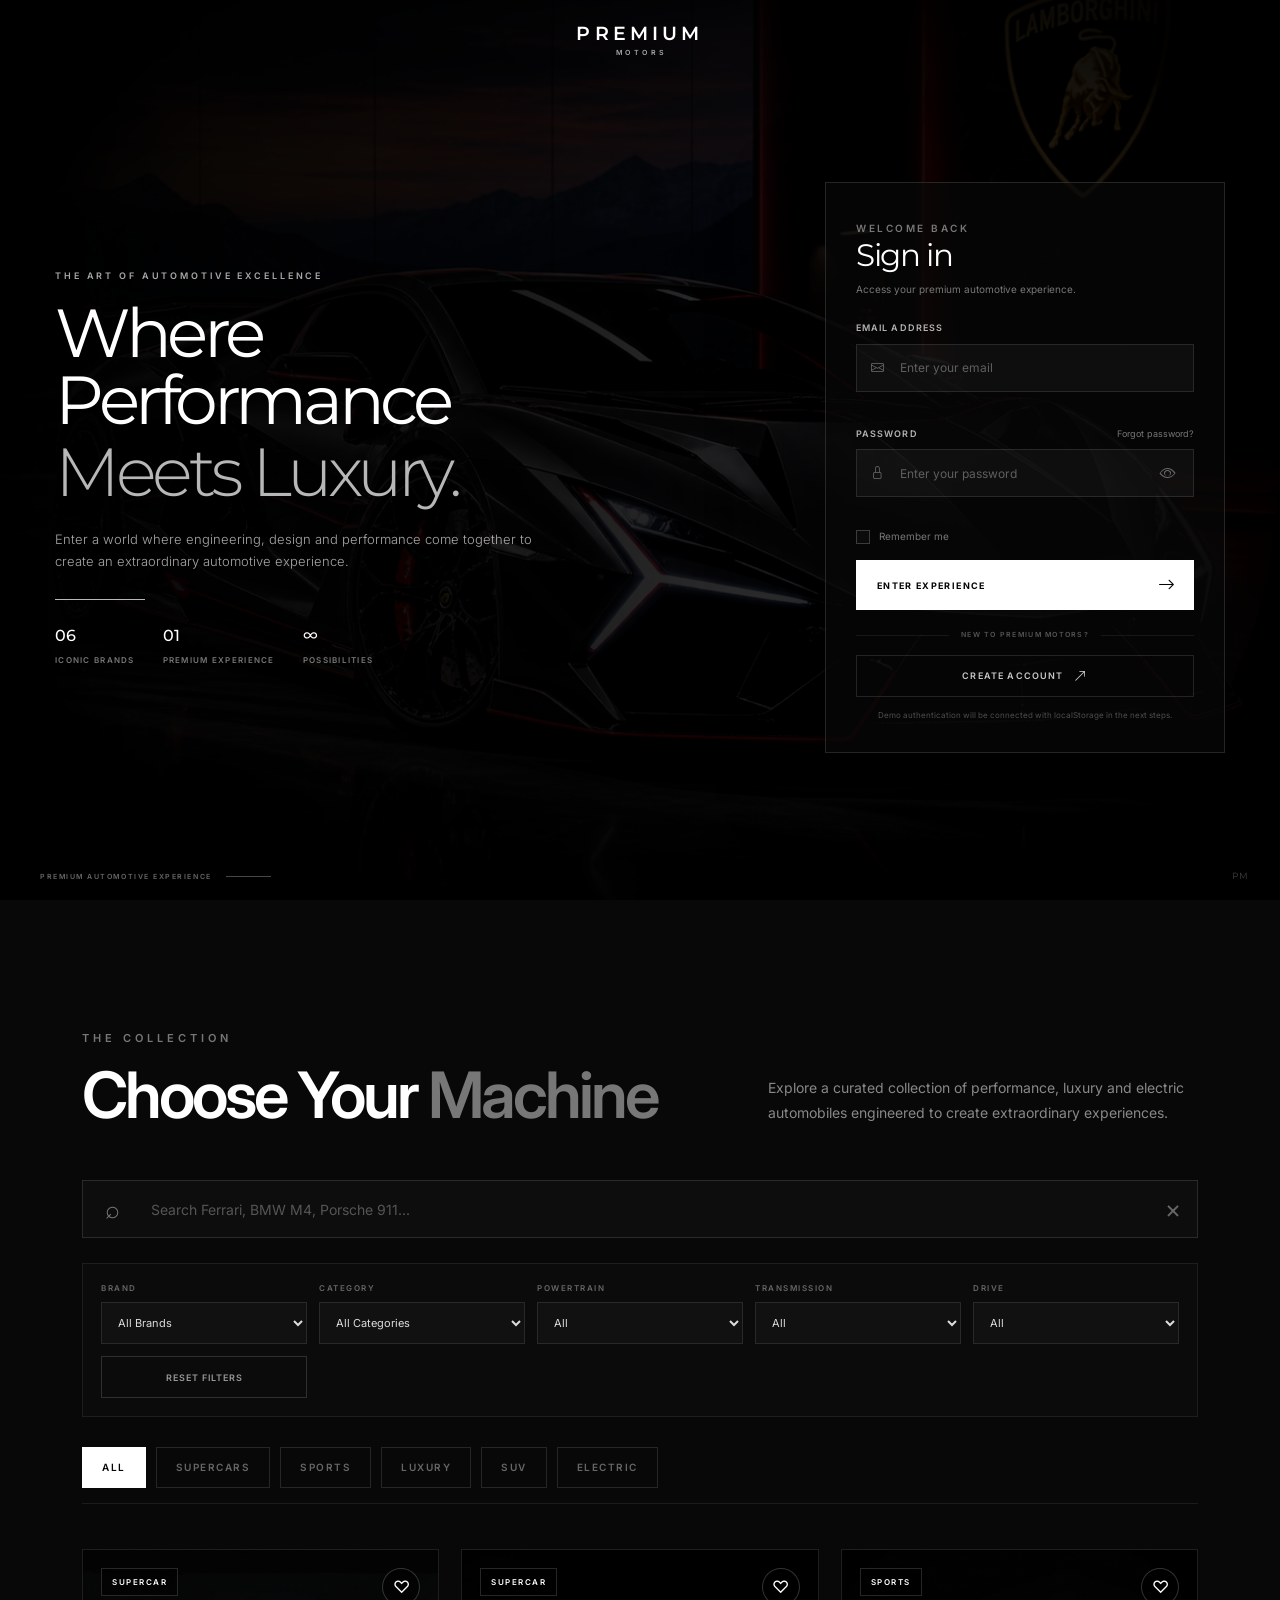
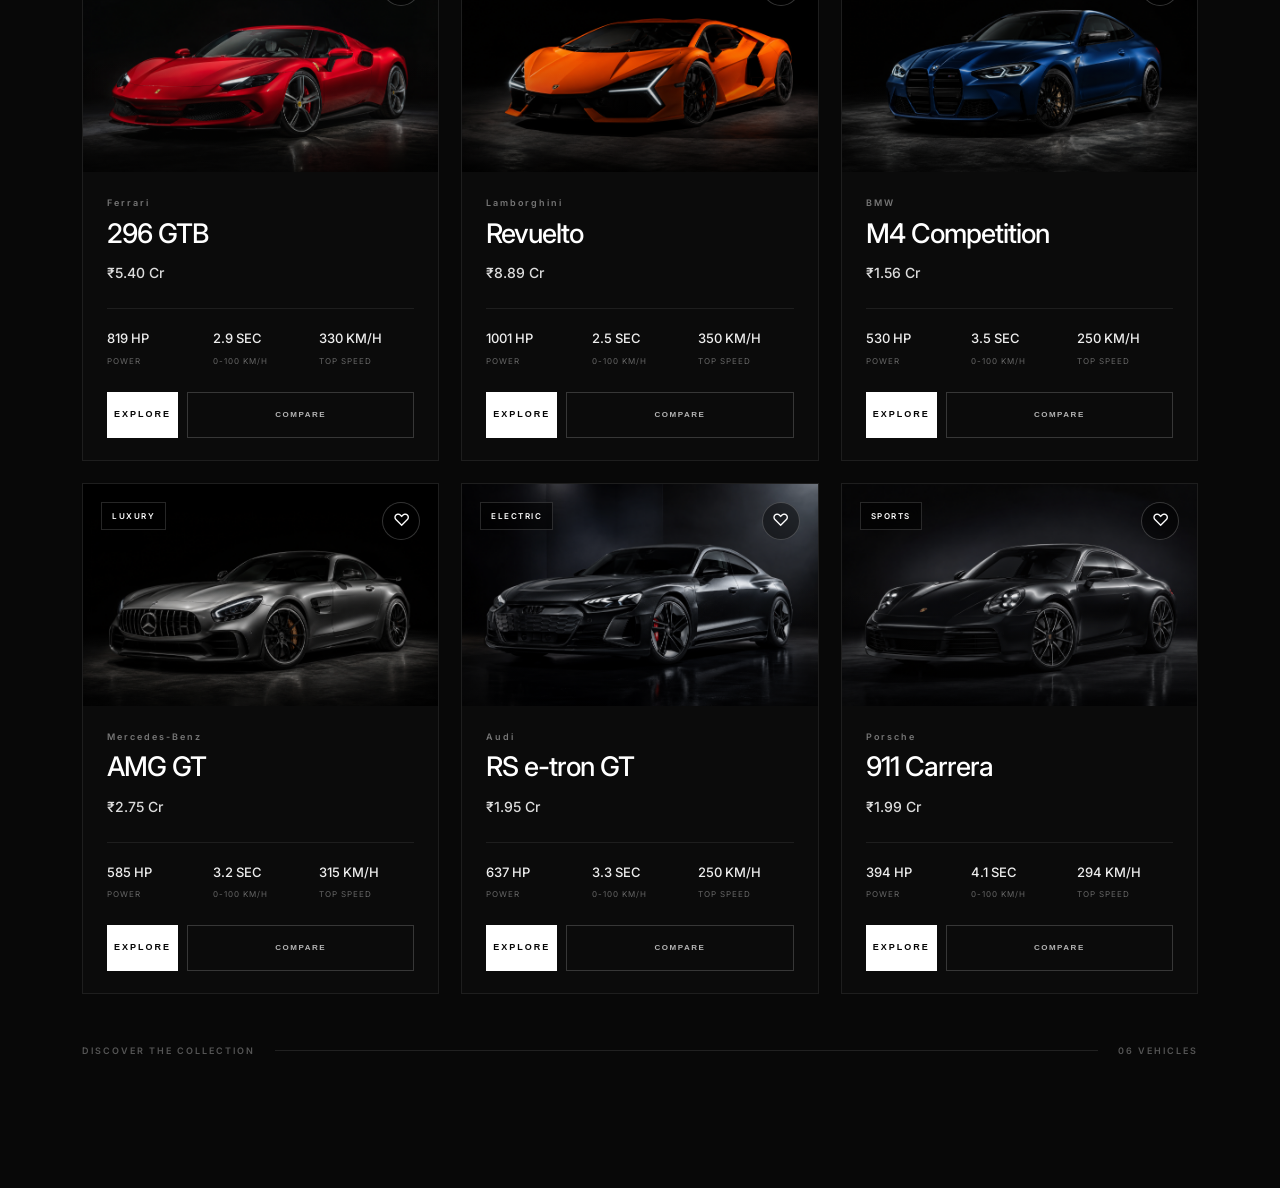
<file: pages/profile.html>
<!DOCTYPE html>
<html lang="en">

<head>

    <meta charset="UTF-8">

    <meta
        name="viewport"
        content="width=device-width, initial-scale=1.0"
    >

    <meta
        name="description"
        content="Premium Motors user profile"
    >

    <title>My Profile | Premium Motors</title>


    <!-- Bootstrap -->

    <link
        href="https://cdn.jsdelivr.net/npm/bootstrap@5.3.3/dist/css/bootstrap.min.css"
        rel="stylesheet"
    >


    <!-- Bootstrap Icons -->

    <link
        rel="stylesheet"
        href="https://cdn.jsdelivr.net/npm/bootstrap-icons@1.11.3/font/bootstrap-icons.min.css"
    >


    <!-- Main CSS -->

    <link
        rel="stylesheet"
        href="../css/style.css"
    >

</head>


<body class="profile-page">


    <!-- =========================================
         PROFILE HEADER
    ========================================== -->

    <header class="profile-header">

        <a
            href="home.html"
            class="profile-logo"
        >
            PREMIUM MOTORS
        </a>


        <a
            href="home.html"
            class="profile-back"
        >
            <i class="bi bi-arrow-left"></i>

            BACK TO SHOWROOM
        </a>

    </header>



    <!-- =========================================
         PROFILE MAIN
    ========================================== -->

    <main class="profile-main">


        <!-- =====================================
             PROFILE HERO
        ====================================== -->

        <section class="profile-hero">

            <div class="profile-avatar">

                <i class="bi bi-person"></i>

            </div>


            <div class="profile-heading">

                <span>
                    PREMIUM MOTORS MEMBER
                </span>

                <h1 id="profileName">
                    YOUR PROFILE
                </h1>

                <p id="profileEmail">
                    Loading account information...
                </p>

            </div>

        </section>



        <!-- =====================================
             ACCOUNT INFORMATION
        ====================================== -->

        <section class="profile-section">

            <div class="profile-section-title">

                <span>
                    ACCOUNT
                </span>

                <h2>
                    Personal Information
                </h2>

            </div>


            <div class="profile-info-grid">


                <div class="profile-info-card">

                    <span>
                        FULL NAME
                    </span>

                    <strong id="accountName">
                        —
                    </strong>

                </div>


                <div class="profile-info-card">

                    <span>
                        EMAIL ADDRESS
                    </span>

                    <strong id="accountEmail">
                        —
                    </strong>

                </div>


                <div class="profile-info-card">

                    <span>
                        MEMBER SINCE
                    </span>

                    <strong id="accountCreated">
                        —
                    </strong>

                </div>


                <div class="profile-info-card">

                    <span>
                        ACCOUNT STATUS
                    </span>

                    <strong class="profile-status">
                        ACTIVE
                    </strong>

                </div>

            </div>

        </section>



        <!-- =====================================
             PROFILE STATISTICS
        ====================================== -->

        <section class="profile-section">

            <div class="profile-section-title">

                <span>
                    YOUR GARAGE
                </span>

                <h2>
                    Automotive Activity
                </h2>

            </div>


            <div class="profile-stat-grid">


                <div class="profile-stat-card">

                    <i class="bi bi-heart"></i>

                    <strong id="favoriteCount">
                        0
                    </strong>

                    <span>
                        FAVORITES
                    </span>

                </div>


                <div class="profile-stat-card">

                    <i class="bi bi-clock-history"></i>

                    <strong id="recentCount">
                        0
                    </strong>

                    <span>
                        RECENTLY VIEWED
                    </span>

                </div>


                <div class="profile-stat-card">

                    <i class="bi bi-bar-chart"></i>

                    <strong id="comparisonCount">
                        0
                    </strong>

                    <span>
                        COMPARISONS
                    </span>

                </div>


                <div class="profile-stat-card">

                    <i class="bi bi-sliders"></i>

                    <strong id="configurationCount">
                        0
                    </strong>

                    <span>
                        CONFIGURATIONS
                    </span>

                </div>

            </div>

        </section>



        <!-- =====================================
             FAVORITES
        ====================================== -->

        <section class="profile-section">

            <div class="profile-section-title">

                <span>
                    MY GARAGE
                </span>

                <h2>
                    Favorite Vehicles
                </h2>

            </div>


            <div
                id="profileFavorites"
                class="profile-list"
            >

                <div class="profile-empty">

                    <i class="bi bi-heart"></i>

                    <h3>
                        No favorite vehicles yet
                    </h3>

                    <p>
                        Add vehicles to your favorites
                        from the showroom.
                    </p>

                </div>

            </div>

        </section>



        <!-- =====================================
             RECENTLY VIEWED
        ====================================== -->

        <section class="profile-section">

            <div class="profile-section-title">

                <span>
                    HISTORY
                </span>

                <h2>
                    Recently Viewed
                </h2>

            </div>


            <div
                id="profileRecent"
                class="profile-list"
            >

                <div class="profile-empty">

                    <i class="bi bi-clock-history"></i>

                    <h3>
                        No recently viewed vehicles
                    </h3>

                    <p>
                        Explore vehicles to build your
                        personal automotive history.
                    </p>

                </div>

            </div>

        </section>



        <!-- =====================================
             ACTIONS
        ====================================== -->

        <section class="profile-actions">

            <a
                href="home.html#collection"
                class="profile-primary-btn"
            >
                <i class="bi bi-car-front"></i>

                EXPLORE SHOWROOM
            </a>


            <button
                type="button"
                id="profileLogout"
                class="profile-logout-btn"
            >

                <i class="bi bi-box-arrow-right"></i>

                SIGN OUT

            </button>

        </section>


    </main>



    <!-- =========================================
         NOTIFICATION
    ========================================== -->

    <div
        id="profileNotification"
        class="profile-notification"
    >
        <span id="profileNotificationText"></span>
    </div>



    <!-- =========================================
         JAVASCRIPT
    ========================================== -->

    <script src="../js/script.js"></script>

</body>

</html>
</file>
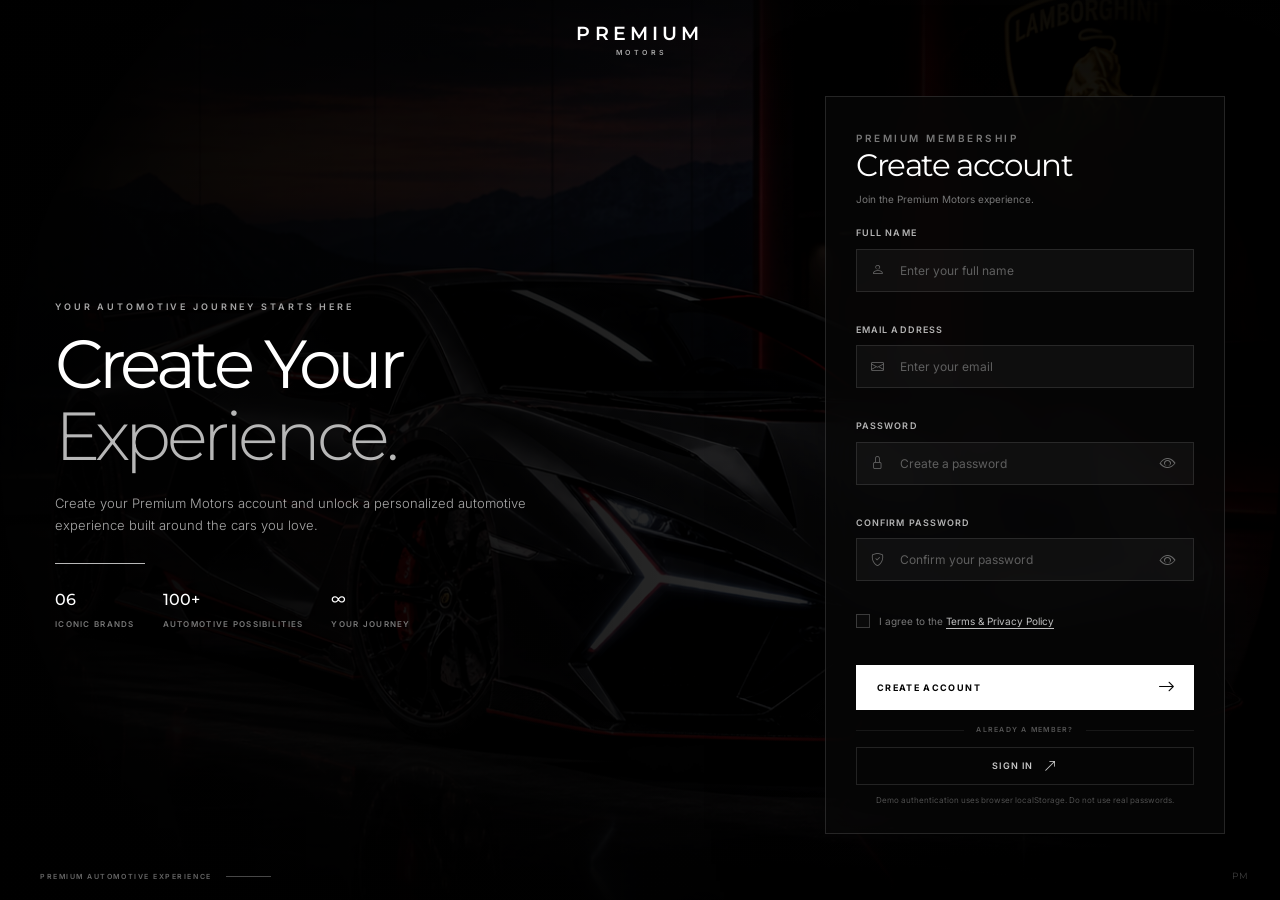
<file: pages/register.html>
<!DOCTYPE html>

<html lang="en">

<head>

 
<meta charset="UTF-8">

<meta
    name="viewport"
    content="width=device-width, initial-scale=1.0"
>

<meta
    name="description"
    content="Create your Premium Motors account."
>

<meta
    name="theme-color"
    content="#050505"
>

<title>Premium Motors | Create Account</title>


<!-- Google Fonts -->

<link
    rel="preconnect"
    href="https://fonts.googleapis.com"
>

<link
    rel="preconnect"
    href="https://fonts.gstatic.com"
    crossorigin
>

<link
    href="https://fonts.googleapis.com/css2?family=Inter:wght@300;400;500;600;700&family=Montserrat:wght@400;500;600;700&display=swap"
    rel="stylesheet"
>


<!-- Bootstrap -->

<link
    href="https://cdn.jsdelivr.net/npm/bootstrap@5.3.3/dist/css/bootstrap.min.css"
    rel="stylesheet"
>


<!-- Bootstrap Icons -->

<link
    rel="stylesheet"
    href="https://cdn.jsdelivr.net/npm/bootstrap-icons@1.11.3/font/bootstrap-icons.min.css"
>


<!-- Main CSS -->

<link
    rel="stylesheet"
    href="../css/style.css"
>
 

</head>

<body class="login-page register-page">

 
<main id="app">

    <section class="login-experience">


        <!-- Background -->

        <div
            class="login-background"
            aria-hidden="true"
        >

            <img
                src="../assets/hero-car.png"
                alt=""
                class="login-background-image"
            >

        </div>


        <!-- Overlays -->

        <div
            class="login-overlay"
            aria-hidden="true"
        ></div>

        <div
            class="login-gradient"
            aria-hidden="true"
        ></div>


        <!-- Brand -->

        <div class="login-brand">

            <a
                href="../index.html"
                class="login-brand-link"
                aria-label="Premium Motors Home"
            >

                <span class="login-brand-main">
                    PREMIUM
                </span>

                <span class="login-brand-sub">
                    MOTORS
                </span>

            </a>

        </div>


        <!-- Main Content -->

        <div class="login-container register-container">

            <div class="row align-items-center g-0">


                <!-- LEFT -->

                <div class="col-lg-7">

                    <div class="login-showcase">

                        <p class="login-eyebrow">
                            YOUR AUTOMOTIVE JOURNEY STARTS HERE
                        </p>


                        <h1 class="login-title">

                            Create Your

                            <span>
                                Experience.
                            </span>

                        </h1>


                        <p class="login-description">

                            Create your Premium Motors account
                            and unlock a personalized automotive
                            experience built around the cars
                            you love.

                        </p>


                        <div class="login-showcase-line"></div>


                        <div class="login-stats">

                            <div class="login-stat">

                                <strong>
                                    06
                                </strong>

                                <span>
                                    ICONIC BRANDS
                                </span>

                            </div>


                            <div class="login-stat">

                                <strong>
                                    100+
                                </strong>

                                <span>
                                    AUTOMOTIVE POSSIBILITIES
                                </span>

                            </div>


                            <div class="login-stat">

                                <strong>
                                    ∞
                                </strong>

                                <span>
                                    YOUR JOURNEY
                                </span>

                            </div>

                        </div>

                    </div>

                </div>


                <!-- REGISTER CARD -->

                <div class="col-lg-5">

                    <div class="login-card-wrapper">

                        <div class="login-card register-card">


                            <!-- Header -->

                            <div class="login-card-header">

                                <p class="login-card-eyebrow">
                                    PREMIUM MEMBERSHIP
                                </p>

                                <h2>
                                    Create account
                                </h2>

                                <p>
                                    Join the Premium Motors
                                    experience.
                                </p>

                            </div>


                            <!-- Form -->

                            <form
                                id="registerForm"
                                novalidate
                            >


                                <!-- NAME -->

                                <div class="login-field">

                                    <label for="registerName">
                                        Full Name
                                    </label>

                                    <div class="login-input-wrapper">

                                        <i class="bi bi-person"></i>

                                        <input
                                            type="text"
                                            id="registerName"
                                            placeholder="Enter your full name"
                                            autocomplete="name"
                                            required
                                        >

                                    </div>

                                    <small
                                        class="field-error"
                                        id="nameError"
                                    ></small>

                                </div>


                                <!-- EMAIL -->

                                <div class="login-field">

                                    <label for="registerEmail">
                                        Email Address
                                    </label>

                                    <div class="login-input-wrapper">

                                        <i class="bi bi-envelope"></i>

                                        <input
                                            type="email"
                                            id="registerEmail"
                                            placeholder="Enter your email"
                                            autocomplete="email"
                                            required
                                        >

                                    </div>

                                    <small
                                        class="field-error"
                                        id="registerEmailError"
                                    ></small>

                                </div>


                                <!-- PASSWORD -->

                                <div class="login-field">

                                    <label for="registerPassword">
                                        Password
                                    </label>

                                    <div class="login-input-wrapper">

                                        <i class="bi bi-lock"></i>

                                        <input
                                            type="password"
                                            id="registerPassword"
                                            placeholder="Create a password"
                                            autocomplete="new-password"
                                            required
                                        >

                                        <button
                                            type="button"
                                            class="password-toggle"
                                            id="registerPasswordToggle"
                                            aria-label="Show password"
                                        >

                                            <i
                                                class="bi bi-eye"
                                                id="registerPasswordIcon"
                                            ></i>

                                        </button>

                                    </div>

                                    <small
                                        class="field-error"
                                        id="registerPasswordError"
                                    ></small>

                                </div>


                                <!-- CONFIRM PASSWORD -->

                                <div class="login-field">

                                    <label for="confirmPassword">
                                        Confirm Password
                                    </label>

                                    <div class="login-input-wrapper">

                                        <i class="bi bi-shield-check"></i>

                                        <input
                                            type="password"
                                            id="confirmPassword"
                                            placeholder="Confirm your password"
                                            autocomplete="new-password"
                                            required
                                        >

                                        <button
                                            type="button"
                                            class="password-toggle"
                                            id="confirmPasswordToggle"
                                            aria-label="Show password"
                                        >

                                            <i
                                                class="bi bi-eye"
                                                id="confirmPasswordIcon"
                                            ></i>

                                        </button>

                                    </div>

                                    <small
                                        class="field-error"
                                        id="confirmPasswordError"
                                    ></small>

                                </div>


                                <!-- TERMS -->

                                <div class="register-terms">

                                    <label class="remember-option">

                                        <input
                                            type="checkbox"
                                            id="termsCheckbox"
                                        >

                                        <span class="custom-checkbox"></span>

                                        <span>

                                            I agree to the

                                            <button
                                                type="button"
                                                class="terms-link"
                                                id="termsButton"
                                            >
                                                Terms & Privacy Policy
                                            </button>

                                        </span>

                                    </label>


                                    <small
                                        class="field-error"
                                        id="termsError"
                                    ></small>

                                </div>


                                <!-- MESSAGE -->

                                <div
                                    class="login-message"
                                    id="registerMessage"
                                    role="alert"
                                    aria-live="polite"
                                ></div>


                                <!-- SUBMIT -->

                                <button
                                    type="submit"
                                    class="premium-login-button"
                                    id="registerSubmitButton"
                                >

                                    <span class="login-button-text">
                                        CREATE ACCOUNT
                                    </span>

                                    <i class="bi bi-arrow-right"></i>

                                </button>

                            </form>


                            <!-- LOGIN -->

                            <div class="register-divider">

                                <span>
                                    ALREADY A MEMBER?
                                </span>

                            </div>


                            <a
                                href="../index.html"
                                class="register-button"
                            >

                                SIGN IN

                                <i class="bi bi-arrow-up-right"></i>

                            </a>


                            <p class="login-demo-note">

                                Demo authentication uses browser
                                localStorage. Do not use real
                                passwords.

                            </p>

                        </div>

                    </div>

                </div>

            </div>

        </div>


        <!-- Bottom -->

        <div class="login-bottom-label">

            <span>
                PREMIUM AUTOMOTIVE EXPERIENCE
            </span>

            <span class="login-bottom-line"></span>

        </div>


        <div
            class="login-corner-decoration"
            aria-hidden="true"
        >

            <span>PM</span>

        </div>

    </section>

</main>


<!-- Bootstrap -->

<script
    src="https://cdn.jsdelivr.net/npm/bootstrap@5.3.3/dist/js/bootstrap.bundle.min.js">
</script>


<!-- Main JavaScript -->

<script src="../js/script.js"></script>
 

</body>

</html>
</file>
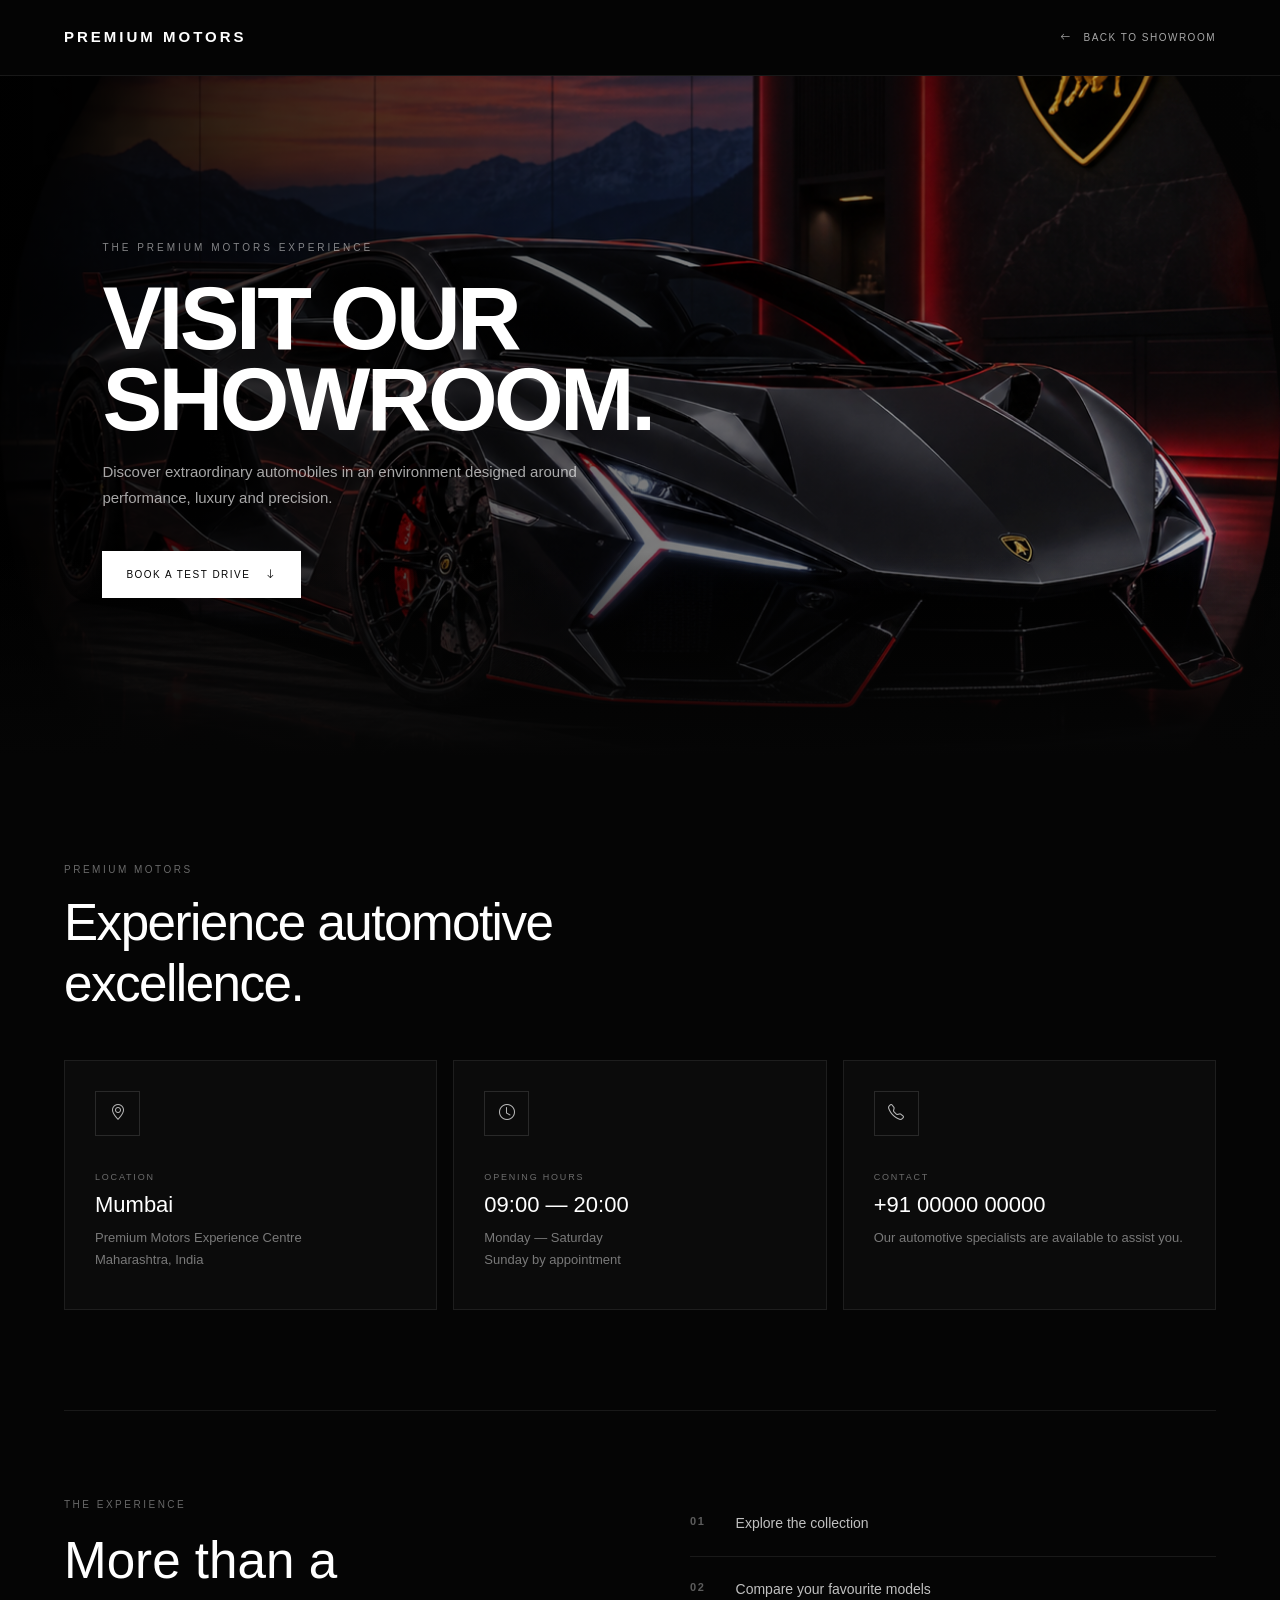
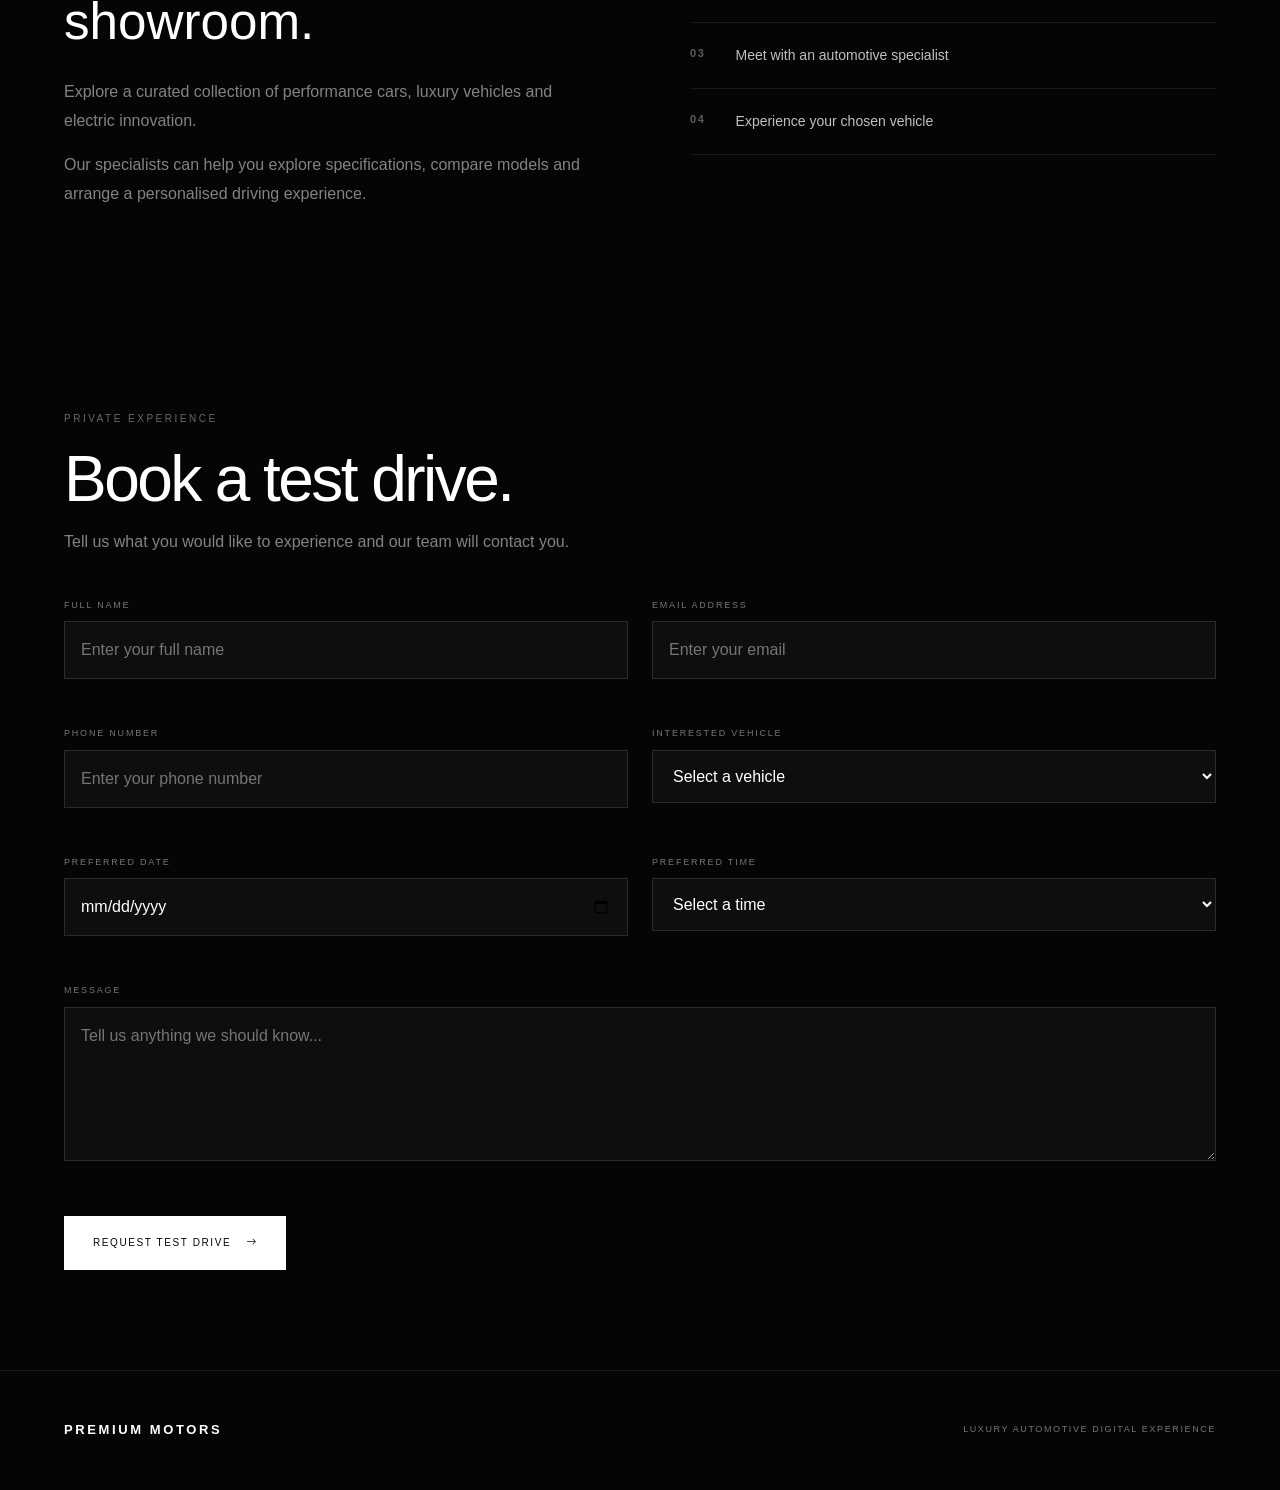
<file: pages/showroom.html>
<!DOCTYPE html>
<html lang="en">

<head>

    <meta charset="UTF-8">

    <meta
        name="viewport"
        content="width=device-width, initial-scale=1.0"
    >

    <meta
        name="description"
        content="Premium Motors luxury automotive showroom"
    >

    <title>Showroom | Premium Motors</title>


    <!-- Bootstrap -->

    <link
        href="https://cdn.jsdelivr.net/npm/bootstrap@5.3.3/dist/css/bootstrap.min.css"
        rel="stylesheet"
    >


    <!-- Bootstrap Icons -->

    <link
        rel="stylesheet"
        href="https://cdn.jsdelivr.net/npm/bootstrap-icons@1.11.3/font/bootstrap-icons.min.css"
    >


    <!-- Main CSS -->

    <link
        rel="stylesheet"
        href="../css/style.css"
    >

</head>


<body class="showroom-location-page">


    <!-- =========================================
         HEADER
    ========================================== -->

    <header class="location-header">

        <a
            href="home.html"
            class="location-logo"
        >
            PREMIUM MOTORS
        </a>


        <a
            href="home.html"
            class="location-back"
        >

            <i class="bi bi-arrow-left"></i>

            BACK TO SHOWROOM

        </a>

    </header>



    <!-- =========================================
         HERO
    ========================================== -->

    <section class="location-hero">

        <div class="location-hero-overlay"></div>


        <div class="location-hero-content">

            <span>
                THE PREMIUM MOTORS EXPERIENCE
            </span>

            <h1>
                VISIT OUR<br>
                SHOWROOM.
            </h1>

            <p>
                Discover extraordinary automobiles
                in an environment designed around
                performance, luxury and precision.
            </p>


            <a
                href="#appointment"
                class="location-hero-button"
            >

                BOOK A TEST DRIVE

                <i class="bi bi-arrow-down"></i>

            </a>

        </div>

    </section>



    <!-- =========================================
         SHOWROOM INFORMATION
    ========================================== -->

    <section class="location-information">

        <div class="location-section-heading">

            <span>
                PREMIUM MOTORS
            </span>

            <h2>
                Experience automotive excellence.
            </h2>

        </div>


        <div class="location-info-grid">


            <!-- LOCATION -->

            <article class="location-info-card">

                <div class="location-info-icon">

                    <i class="bi bi-geo-alt"></i>

                </div>

                <span>
                    LOCATION
                </span>

                <h3>
                    Mumbai
                </h3>

                <p>
                    Premium Motors Experience Centre<br>
                    Maharashtra, India
                </p>

            </article>



            <!-- HOURS -->

            <article class="location-info-card">

                <div class="location-info-icon">

                    <i class="bi bi-clock"></i>

                </div>

                <span>
                    OPENING HOURS
                </span>

                <h3>
                    09:00 — 20:00
                </h3>

                <p>
                    Monday — Saturday<br>
                    Sunday by appointment
                </p>

            </article>



            <!-- CONTACT -->

            <article class="location-info-card">

                <div class="location-info-icon">

                    <i class="bi bi-telephone"></i>

                </div>

                <span>
                    CONTACT
                </span>

                <h3>
                    +91 00000 00000
                </h3>

                <p>
                    Our automotive specialists
                    are available to assist you.
                </p>

            </article>

        </div>

    </section>



    <!-- =========================================
         SHOWROOM EXPERIENCE
    ========================================== -->

    <section class="location-experience">

        <div class="location-experience-content">

            <span>
                THE EXPERIENCE
            </span>

            <h2>
                More than a showroom.
            </h2>

            <p>
                Explore a curated collection of
                performance cars, luxury vehicles
                and electric innovation.
            </p>

            <p>
                Our specialists can help you explore
                specifications, compare models and
                arrange a personalised driving
                experience.
            </p>

        </div>


        <div class="location-experience-list">

            <div>
                <strong>01</strong>
                <span>Explore the collection</span>
            </div>

            <div>
                <strong>02</strong>
                <span>Compare your favourite models</span>
            </div>

            <div>
                <strong>03</strong>
                <span>Meet with an automotive specialist</span>
            </div>

            <div>
                <strong>04</strong>
                <span>Experience your chosen vehicle</span>
            </div>

        </div>

    </section>



    <!-- =========================================
         APPOINTMENT
    ========================================== -->

    <section
        class="appointment-section"
        id="appointment"
    >

        <div class="appointment-heading">

            <span>
                PRIVATE EXPERIENCE
            </span>

            <h2>
                Book a test drive.
            </h2>

            <p>
                Tell us what you would like to experience
                and our team will contact you.
            </p>

        </div>



        <form
            id="appointmentForm"
            class="appointment-form"
        >


            <!-- NAME -->

            <div class="appointment-field">

                <label for="appointmentName">
                    FULL NAME
                </label>

                <input
                    type="text"
                    id="appointmentName"
                    placeholder="Enter your full name"
                    autocomplete="name"
                >

                <small id="appointmentNameError"></small>

            </div>



            <!-- EMAIL -->

            <div class="appointment-field">

                <label for="appointmentEmail">
                    EMAIL ADDRESS
                </label>

                <input
                    type="email"
                    id="appointmentEmail"
                    placeholder="Enter your email"
                    autocomplete="email"
                >

                <small id="appointmentEmailError"></small>

            </div>



            <!-- PHONE -->

            <div class="appointment-field">

                <label for="appointmentPhone">
                    PHONE NUMBER
                </label>

                <input
                    type="tel"
                    id="appointmentPhone"
                    placeholder="Enter your phone number"
                    autocomplete="tel"
                >

                <small id="appointmentPhoneError"></small>

            </div>



            <!-- CAR -->

            <div class="appointment-field">

                <label for="appointmentCar">
                    INTERESTED VEHICLE
                </label>

                <select id="appointmentCar">

                    <option value="">
                        Select a vehicle
                    </option>

                    <option value="Ferrari 296 GTB">
                        Ferrari 296 GTB
                    </option>

                    <option value="Lamborghini Revuelto">
                        Lamborghini Revuelto
                    </option>

                    <option value="BMW M4 Competition">
                        BMW M4 Competition
                    </option>

                    <option value="Mercedes-AMG GT">
                        Mercedes-AMG GT
                    </option>

                    <option value="Audi RS e-tron GT">
                        Audi RS e-tron GT
                    </option>

                    <option value="Porsche 911 Carrera">
                        Porsche 911 Carrera
                    </option>

                </select>

                <small id="appointmentCarError"></small>

            </div>



            <!-- DATE -->

            <div class="appointment-field">

                <label for="appointmentDate">
                    PREFERRED DATE
                </label>

                <input
                    type="date"
                    id="appointmentDate"
                >

                <small id="appointmentDateError"></small>

            </div>



            <!-- TIME -->

            <div class="appointment-field">

                <label for="appointmentTime">
                    PREFERRED TIME
                </label>

                <select id="appointmentTime">

                    <option value="">
                        Select a time
                    </option>

                    <option value="10:00">
                        10:00 AM
                    </option>

                    <option value="12:00">
                        12:00 PM
                    </option>

                    <option value="14:00">
                        02:00 PM
                    </option>

                    <option value="16:00">
                        04:00 PM
                    </option>

                    <option value="18:00">
                        06:00 PM
                    </option>

                </select>

                <small id="appointmentTimeError"></small>

            </div>



            <!-- MESSAGE -->

            <div class="appointment-field appointment-full">

                <label for="appointmentMessage">
                    MESSAGE
                </label>

                <textarea
                    id="appointmentMessage"
                    rows="5"
                    placeholder="Tell us anything we should know..."
                ></textarea>

            </div>



            <!-- RESULT -->

            <div
                id="appointmentResult"
                class="appointment-result"
            ></div>



            <!-- SUBMIT -->

            <div class="appointment-submit">

                <button
                    type="submit"
                    id="appointmentSubmit"
                >

                    REQUEST TEST DRIVE

                    <i class="bi bi-arrow-right"></i>

                </button>

            </div>

        </form>

    </section>



    <!-- =========================================
         FOOTER
    ========================================== -->

    <footer class="location-footer">

        <div>
            PREMIUM MOTORS
        </div>

        <span>
            LUXURY AUTOMOTIVE DIGITAL EXPERIENCE
        </span>

    </footer>



    <!-- =========================================
         JAVASCRIPT
    ========================================== -->

    <script src="../js/script.js"></script>

</body>

</html>
</file>
<file: css/style.css>
/* ==========================================================
PREMIUM MOTORS
STEP 3 — PREMIUM LOGIN EXPERIENCE
========================================================== */

/* ==========================================================
ROOT
========================================================== */

:root {

 
--pm-black: #050505;
--pm-black-soft: #090909;
--pm-black-panel: #101010;

--pm-white: #ffffff;
--pm-white-soft: #dddddd;

--pm-gray: #858585;
--pm-gray-light: #a8a8a8;

--pm-metal: #b7b7b7;

--pm-gold: #c8aa70;

--pm-red-soft: #d96b6b;
--pm-green-soft: #78c98d;

--pm-border:
    rgba(255, 255, 255, 0.11);

--pm-border-light:
    rgba(255, 255, 255, 0.065);

--pm-transition:
    0.4s cubic-bezier(0.22, 1, 0.36, 1);

--pm-font-primary:
    "Inter", sans-serif;

--pm-font-heading:
    "Montserrat", sans-serif;
 

}

/* ==========================================================
GLOBAL RESET
========================================================== */

*,
*::before,
*::after {
box-sizing: border-box;
}

html {
width: 100%;
min-height: 100%;

 
scroll-behavior: smooth;
 

}

body {

 
width: 100%;
min-height: 100vh;

margin: 0;
padding: 0;

background: var(--pm-black);

color: var(--pm-white);

font-family: var(--pm-font-primary);

overflow-x: hidden;

-webkit-font-smoothing: antialiased;

-moz-osx-font-smoothing: grayscale;
 

}

body.login-page {
overflow: hidden;
}

button,
input,
textarea,
select {
font: inherit;
}

button {
border: 0;
}

a {
color: inherit;
text-decoration: none;
}

img {
max-width: 100%;
height: auto;
display: block;
}

#app {
width: 100%;
min-height: 100vh;
}

/* ==========================================================
LOGIN EXPERIENCE
========================================================== */

.login-experience {

 
position: relative;

width: 100%;
min-height: 100vh;

min-height: 100svh;

display: flex;

align-items: center;

overflow: hidden;

background: #050505;
 

}

/* ==========================================================
BACKGROUND
========================================================== */

.login-background {

 
position: absolute;

inset: 0;

z-index: 0;

overflow: hidden;
 

}

.login-background-image {

 
position: absolute;

width: 100%;
height: 100%;

object-fit: cover;

object-position: center;

opacity: 0;

filter:
    saturate(0.75)
    contrast(1.08)
    brightness(0.62);

transform:
    scale(1.05);

animation:
    loginImageReveal 1.8s
    cubic-bezier(0.22, 1, 0.36, 1)
    forwards;
 

}

@keyframes loginImageReveal {

 
from {

    opacity: 0;

    transform: scale(1.09);

}

to {

    opacity: 0.82;

    transform: scale(1);

}
 

}

/* ==========================================================
CINEMATIC OVERLAY
========================================================== */

.login-overlay {

 
position: absolute;

inset: 0;

z-index: 1;

background:
    rgba(0, 0, 0, 0.46);
 

}

/* ==========================================================
CINEMATIC GRADIENT
========================================================== */

.login-gradient {

 
position: absolute;

inset: 0;

z-index: 2;

background:

    linear-gradient(
        90deg,
        rgba(0, 0, 0, 0.92) 0%,
        rgba(0, 0, 0, 0.67) 35%,
        rgba(0, 0, 0, 0.28) 66%,
        rgba(0, 0, 0, 0.72) 100%
    ),

    linear-gradient(
        180deg,
        rgba(0, 0, 0, 0.62) 0%,
        transparent 22%,
        transparent 72%,
        rgba(0, 0, 0, 0.90) 100%
    );
 

}

/* ==========================================================
TOP BRAND
========================================================== */

.login-brand {

 
position: absolute;

top: 30px;
left: 0;

width: 100%;

z-index: 10;

display: flex;

justify-content: center;

pointer-events: none;
 

}

.login-brand-link {

 
display: flex;

flex-direction: column;

align-items: center;

color: var(--pm-white);

line-height: 1;

pointer-events: auto;

user-select: none;
 

}

.login-brand-main {

 
font-family: var(--pm-font-heading);

font-size: 19px;

font-weight: 600;

letter-spacing: 0.22em;
 

}

.login-brand-sub {

 
margin-top: 6px;

color: var(--pm-gray-light);

font-size: 7px;

font-weight: 600;

letter-spacing: 0.48em;

transform: translateX(0.24em);
 

}

/* ==========================================================
LOGIN CONTAINER
========================================================== */

.login-container {

 
position: relative;

z-index: 5;

width: 100%;

max-width: 1500px;

margin: 0 auto;

padding:
    130px
    clamp(24px, 6vw, 100px)
    100px;
 

}

/* ==========================================================
LEFT SHOWCASE
========================================================== */

.login-showcase {

 
max-width: 720px;

padding-right: clamp(20px, 5vw, 100px);

animation:
    loginContentReveal 1s
    0.25s
    cubic-bezier(0.22, 1, 0.36, 1)
    both;
 

}

@keyframes loginContentReveal {

 
from {

    opacity: 0;

    transform: translateY(30px);

}

to {

    opacity: 1;

    transform: translateY(0);

}
 

}

/* ==========================================================
EYEBROW
========================================================== */

.login-eyebrow {

 
margin: 0 0 24px;

color: var(--pm-gray-light);

font-size: 10px;

font-weight: 600;

letter-spacing: 0.32em;

line-height: 1.5;

text-transform: uppercase;
 

}

/* ==========================================================
TITLE
========================================================== */

.login-title {

 
margin: 0;

color: var(--pm-white);

font-family: var(--pm-font-heading);

font-size:
    clamp(46px, 6.4vw, 96px);

font-weight: 400;

line-height: 0.98;

letter-spacing: -0.065em;
 

}

.login-title span {

 
display: block;

margin-top: 10px;

color: var(--pm-metal);

font-weight: 300;
 

}

/* ==========================================================
DESCRIPTION
========================================================== */

.login-description {

 
max-width: 570px;

margin: 32px 0 0;

color:
    rgba(255, 255, 255, 0.66);

font-size: 14px;

font-weight: 300;

line-height: 1.8;
 

}

/* ==========================================================
SHOWCASE LINE
========================================================== */

.login-showcase-line {

 
width: 90px;
height: 1px;

margin-top: 36px;

background:
    rgba(255, 255, 255, 0.72);
 

}

/* ==========================================================
STATS
========================================================== */

.login-stats {

 
display: flex;

flex-wrap: wrap;

gap: 35px;

margin-top: 32px;
 

}

.login-stat {

 
display: flex;

flex-direction: column;

gap: 6px;
 

}

.login-stat strong {

 
color: var(--pm-white);

font-family: var(--pm-font-heading);

font-size: 18px;

font-weight: 500;
 

}

.login-stat span {

 
color: #777777;

font-size: 8px;

font-weight: 600;

letter-spacing: 0.16em;
 

}

/* ==========================================================
LOGIN CARD WRAPPER
========================================================== */

.login-card-wrapper {

 
width: 100%;

display: flex;

justify-content: flex-end;

animation:
    loginCardReveal 1s
    0.4s
    cubic-bezier(0.22, 1, 0.36, 1)
    both;
 

}

@keyframes loginCardReveal {

 
from {

    opacity: 0;

    transform:
        translateY(35px)
        translateX(20px);

}

to {

    opacity: 1;

    transform:
        translateY(0)
        translateX(0);

}
 

}

/* ==========================================================
LOGIN CARD
========================================================== */

.login-card {

 
width: min(100%, 440px);

padding:
    clamp(28px, 4vw, 42px);

background:
    rgba(8, 8, 8, 0.70);

border:
    1px solid
    rgba(255, 255, 255, 0.13);

box-shadow:
    0 30px 100px
    rgba(0, 0, 0, 0.48);

backdrop-filter:
    blur(22px);

-webkit-backdrop-filter:
    blur(22px);
 

}

/* ==========================================================
CARD HEADER
========================================================== */

.login-card-header {
margin-bottom: 30px;
}

.login-card-eyebrow {

 
margin: 0 0 9px;

color: var(--pm-gold);

font-size: 8px;

font-weight: 600;

letter-spacing: 0.25em;

text-transform: uppercase;
 

}

.login-card-header h2 {

 
margin: 0;

color: var(--pm-white);

font-family: var(--pm-font-heading);

font-size: 35px;

font-weight: 400;

letter-spacing: -0.045em;
 

}

.login-card-header p {

 
margin: 10px 0 0;

color: #777777;

font-size: 11px;

line-height: 1.7;
 

}

/* ==========================================================
LOGIN FIELD
========================================================== */

.login-field {

 
margin-bottom: 20px;
 

}

.login-field label {

 
display: block;

margin-bottom: 9px;

color:
    rgba(255, 255, 255, 0.70);

font-size: 9px;

font-weight: 600;

letter-spacing: 0.12em;

text-transform: uppercase;
 

}

/* ==========================================================
PASSWORD LABEL ROW
========================================================== */

.password-label-row {

 
display: flex;

align-items: center;

justify-content: space-between;

gap: 15px;
 

}

.password-label-row label {
margin-bottom: 9px;
}

/* ==========================================================
FORGOT PASSWORD
========================================================== */

.forgot-password {

 
padding: 0;

margin-bottom: 9px;

background: transparent;

color: #777777;

font-size: 9px;

cursor: pointer;

transition: color var(--pm-transition);
 

}

.forgot-password:hover {
color: var(--pm-white);
}

/* ==========================================================
INPUT WRAPPER
========================================================== */

.login-input-wrapper {

 
position: relative;

width: 100%;
 

}

.login-input-wrapper > i {

 
position: absolute;

left: 15px;
top: 50%;

transform: translateY(-50%);

color: #666666;

font-size: 13px;

pointer-events: none;

z-index: 2;
 

}

/* ==========================================================
INPUT
========================================================== */

.login-input-wrapper input {

 
width: 100%;

height: 52px;

padding:
    0 45px
    0 43px;

border:
    1px solid
    rgba(255, 255, 255, 0.11);

outline: none;

border-radius: 0;

background:
    rgba(255, 255, 255, 0.035);

color: var(--pm-white);

font-size: 12px;

transition:
    border-color var(--pm-transition),
    background var(--pm-transition),
    box-shadow var(--pm-transition);
 

}

.login-input-wrapper input::placeholder {
color: #5f5f5f;
}

.login-input-wrapper input:focus {

 
border-color:
    rgba(255, 255, 255, 0.42);

background:
    rgba(255, 255, 255, 0.055);

box-shadow:
    0 0 0 3px
    rgba(255, 255, 255, 0.025);
 

}

/* ==========================================================
PASSWORD TOGGLE
========================================================== */

.password-toggle {

 
position: absolute;

right: 10px;
top: 50%;

transform: translateY(-50%);

width: 32px;
height: 32px;

display: flex;

align-items: center;
justify-content: center;

background: transparent;

color: #686868;

cursor: pointer;

transition: color var(--pm-transition);
 

}

.password-toggle:hover {
color: var(--pm-white);
}

/* ==========================================================
FIELD ERROR
========================================================== */

.field-error {

 
display: block;

min-height: 14px;

margin-top: 6px;

color: var(--pm-red-soft);

font-size: 9px;

line-height: 1.4;
 

}

/* ==========================================================
INVALID INPUT
========================================================== */

.login-input-wrapper.invalid input {

 
border-color:
    rgba(217, 107, 107, 0.60);
 

}

.login-input-wrapper.valid input {

 
border-color:
    rgba(120, 201, 141, 0.45);
 

}

/* ==========================================================
LOGIN OPTIONS
========================================================== */

.login-options {

 
display: flex;

align-items: center;

margin-top: -3px;

margin-bottom: 20px;
 

}

.remember-option {

 
display: inline-flex;

align-items: center;

gap: 9px;

color: #777777;

font-size: 10px;

cursor: pointer;

user-select: none;
 

}

.remember-option input {

 
position: absolute;

opacity: 0;

pointer-events: none;
 

}

.custom-checkbox {

 
width: 14px;
height: 14px;

display: inline-flex;

align-items: center;
justify-content: center;

border:
    1px solid
    rgba(255, 255, 255, 0.20);

background:
    rgba(255, 255, 255, 0.02);

transition:
    background var(--pm-transition),
    border-color var(--pm-transition);
 

}

.remember-option input:checked + .custom-checkbox {

 
background: var(--pm-white);

border-color: var(--pm-white);
 

}

.remember-option input:checked

* .custom-checkbox::after {

  content: "✓";

  color: #050505;

  font-size: 9px;

  font-weight: 700;
  }

/* ==========================================================
LOGIN MESSAGE
========================================================== */

.login-message {

 
display: none;

margin-bottom: 16px;

padding: 10px 12px;

border: 1px solid
    rgba(255, 255, 255, 0.08);

background:
    rgba(255, 255, 255, 0.035);

color: var(--pm-gray-light);

font-size: 10px;

line-height: 1.5;
 

}

.login-message.show {
display: block;
}

.login-message.error {

 
border-color:
    rgba(217, 107, 107, 0.30);

color:
    #d99a9a;
 

}

.login-message.success {

 
border-color:
    rgba(120, 201, 141, 0.30);

color:
    #a0d7ad;
 

}

/* ==========================================================
LOGIN BUTTON
========================================================== */

.premium-login-button {

 
width: 100%;

min-height: 54px;

display: flex;

align-items: center;

justify-content: space-between;

gap: 15px;

padding:
    0 18px 0 21px;

background: var(--pm-white);

color: #050505;

font-size: 9px;

font-weight: 700;

letter-spacing: 0.15em;

cursor: pointer;

overflow: hidden;

position: relative;

transition:
    background var(--pm-transition),
    color var(--pm-transition),
    transform var(--pm-transition);
 

}

.premium-login-button::before {

 
content: "";

position: absolute;

inset: 0;

background: var(--pm-gold);

transform: translateX(-101%);

transition:
    transform var(--pm-transition);

z-index: 0;
 

}

.premium-login-button span,
.premium-login-button i {

 
position: relative;

z-index: 1;
 

}

.premium-login-button i {

 
font-size: 17px;

transition:
    transform var(--pm-transition);
 

}

.premium-login-button:hover::before {
transform: translateX(0);
}

.premium-login-button:hover i {
transform: translateX(4px);
}

.premium-login-button:active {
transform: scale(0.985);
}

.premium-login-button.loading {

 
pointer-events: none;

opacity: 0.72;
 

}

/* ==========================================================
REGISTER DIVIDER
========================================================== */

.register-divider {

 
display: flex;

align-items: center;

gap: 12px;

margin:
    25px 0 18px;

color: #555555;

font-size: 7px;

font-weight: 600;

letter-spacing: 0.18em;

white-space: nowrap;
 

}

.register-divider::before,
.register-divider::after {

 
content: "";

flex: 1;

height: 1px;

background:
    rgba(255, 255, 255, 0.07);
 

}

/* ==========================================================
REGISTER BUTTON
========================================================== */

.register-button {

 
width: 100%;

min-height: 46px;

display: flex;

align-items: center;
justify-content: center;

gap: 10px;

border:
    1px solid
    rgba(255, 255, 255, 0.12);

background: transparent;

color:
    rgba(255, 255, 255, 0.78);

font-size: 9px;

font-weight: 600;

letter-spacing: 0.13em;

cursor: pointer;

transition:
    background var(--pm-transition),
    border-color var(--pm-transition),
    color var(--pm-transition);
 

}

.register-button:hover {

 
background:
    rgba(255, 255, 255, 0.05);

border-color:
    rgba(255, 255, 255, 0.25);

color: var(--pm-white);
 

}

.register-button i {
font-size: 13px;
}

/* ==========================================================
DEMO NOTE
========================================================== */

.login-demo-note {

 
margin:
    17px 0 0;

color: #4e4e4e;

font-size: 8px;

line-height: 1.6;

text-align: center;
 

}

/* ==========================================================
BOTTOM LABEL
========================================================== */

.login-bottom-label {

 
position: absolute;

bottom: 25px;
left: 40px;

z-index: 10;

display: flex;

align-items: center;

gap: 14px;

color: #666666;

font-size: 7px;

font-weight: 600;

letter-spacing: 0.22em;

text-transform: uppercase;
 

}

.login-bottom-line {

 
width: 45px;
height: 1px;

background:
    rgba(255, 255, 255, 0.28);
 

}

/* ==========================================================
CORNER DECORATION
========================================================== */

.login-corner-decoration {

 
position: absolute;

right: 30px;
bottom: 25px;

z-index: 10;

color: rgba(255, 255, 255, 0.25);

font-family: var(--pm-font-heading);

font-size: 9px;

letter-spacing: 0.18em;
 

}

/* ==========================================================
LARGE LAPTOP / DESKTOP
========================================================== */

@media (min-width: 1400px) {

 
.login-container {

    padding-left: 8vw;
    padding-right: 8vw;
}
 

}

/* ==========================================================
TABLET / SMALL LAPTOP
========================================================== */

@media (max-width: 1199.98px) {

 
.login-container {

    padding:
        120px
        45px
        90px;
}


.login-showcase {

    padding-right: 35px;
}


.login-title {

    font-size:
        clamp(44px, 6vw, 76px);
}


.login-card {

    padding: 32px;
}
 

}

/* ==========================================================
TABLET
========================================================== */

@media (max-width: 991.98px) {

 
body.login-page {
    overflow-y: auto;
}


.login-experience {

    min-height: 100vh;

    min-height: 100svh;

    align-items: flex-start;

    overflow-y: auto;

    overflow-x: hidden;
}


.login-background-image {

    object-position:
        60% center;
}


.login-gradient {

    background:

        linear-gradient(
            180deg,
            rgba(0, 0, 0, 0.75) 0%,
            rgba(0, 0, 0, 0.58) 42%,
            rgba(0, 0, 0, 0.90) 100%
        );
}


.login-container {

    padding:
        130px
        35px
        90px;
}


.login-showcase {

    max-width: 800px;

    padding:
        0 0 50px;
}


.login-title {

    font-size:
        clamp(44px, 8vw, 72px);
}


.login-description {

    max-width: 650px;
}


.login-card-wrapper {

    justify-content: flex-start;
}


.login-card {

    width: min(100%, 500px);
}


.login-bottom-label {

    left: 25px;
}


.login-corner-decoration {

    right: 25px;
}
 

}

/* ==========================================================
MOBILE
========================================================== */

@media (max-width: 575.98px) {

 
body.login-page {
    overflow-y: auto;
}


.login-experience {

    min-height: 100svh;
}


.login-background-image {

    width: 150%;

    max-width: none;

    left: -25%;

    object-position: center;
}


.login-overlay {

    background:
        rgba(0, 0, 0, 0.58);
}


.login-gradient {

    background:

        linear-gradient(
            180deg,
            rgba(0, 0, 0, 0.80) 0%,
            rgba(0, 0, 0, 0.58) 32%,
            rgba(0, 0, 0, 0.95) 100%
        );
}


.login-brand {

    top: 22px;
}


.login-brand-main {
    font-size: 16px;
}


.login-brand-sub {
    font-size: 6px;
}


.login-container {

    padding:
        105px
        18px
        80px;
}


.login-showcase {

    padding-bottom: 35px;
}


.login-eyebrow {

    margin-bottom: 17px;

    font-size: 8px;

    letter-spacing: 0.23em;
}


.login-title {

    font-size:
        clamp(39px, 12vw, 58px);

    line-height: 0.98;
}


.login-title span {

    margin-top: 6px;
}


.login-description {

    margin-top: 23px;

    font-size: 12px;

    line-height: 1.7;
}


.login-showcase-line {

    margin-top: 25px;
}


.login-stats {

    gap: 22px;

    margin-top: 23px;
}


.login-stat strong {
    font-size: 15px;
}


.login-stat span {

    font-size: 6px;

    letter-spacing: 0.10em;
}


.login-card {

    width: 100%;

    padding:
        26px
        20px;

    background:
        rgba(7, 7, 7, 0.80);

    backdrop-filter:
        blur(18px);

    -webkit-backdrop-filter:
        blur(18px);
}


.login-card-header {
    margin-bottom: 25px;
}


.login-card-header h2 {
    font-size: 30px;
}


.login-input-wrapper input {
    height: 50px;
}


.login-bottom-label {

    left: 18px;
    bottom: 18px;
}


.login-bottom-label span:first-child {
    display: none;
}


.login-corner-decoration {

    right: 18px;
    bottom: 18px;
}
 

}

/* ==========================================================
SMALL MOBILE
========================================================== */

@media (max-width: 380px) {

 
.login-container {

    padding-left: 14px;
    padding-right: 14px;
}


.login-title {

    font-size:
        clamp(36px, 12vw, 48px);
}


.login-card {

    padding:
        23px
        17px;
}


.login-card-header h2 {
    font-size: 27px;
}


.login-stats {
    gap: 15px;
}


.login-stat span {
    font-size: 5.5px;
}
 

}

/* ==========================================================
ACCESSIBILITY
========================================================== */

@media (prefers-reduced-motion: reduce) {

 
html {
    scroll-behavior: auto;
}


*,
*::before,
*::after {

    animation-duration: 0.01ms !important;

    animation-iteration-count: 1 !important;

    transition-duration: 0.01ms !important;
}
 

}

/* ==========================================================
STEP 3 — 1920x1080 LAPTOP/DESKTOP SIZE OPTIMIZATION
========================================================== */

@media (min-width: 1200px) {

.login-container {
    max-width: 1380px;
    padding: 105px 55px 70px;
}

.login-showcase {
    max-width: 620px;
    padding-right: 45px;
}

.login-eyebrow {
    margin-bottom: 18px;
    font-size: 9px;
}

.login-title {
    font-size: 68px;
    line-height: 0.98;
}

.login-title span {
    margin-top: 5px;
}

.login-description {
    max-width: 500px;
    margin-top: 24px;
    font-size: 13px;
    line-height: 1.65;
}

.login-showcase-line {
    margin-top: 27px;
}

.login-stats {
    gap: 28px;
    margin-top: 24px;
}

.login-stat strong {
    font-size: 16px;
}

.login-card {
    width: 400px;
    padding: 30px;
}

.login-card-header {
    margin-bottom: 23px;
}

.login-card-header h2 {
    font-size: 31px;
}

.login-card-header p {
    margin-top: 7px;
    font-size: 10px;
}

.login-field {
    margin-bottom: 15px;
}

.login-input-wrapper input {
    height: 48px;
}

.login-options {
    margin-bottom: 16px;
}

.premium-login-button {
    min-height: 50px;
}

.register-divider {
    margin: 20px 0 14px;
}

.register-button {
    min-height: 42px;
}

.login-demo-note {
    margin-top: 12px;
}

.login-brand {
    top: 24px;
}

.login-bottom-label {
    bottom: 18px;
}

.login-corner-decoration {
    bottom: 18px;
}

}

/* ==========================================================
EXTRA COMPACT — 1080px HEIGHT
========================================================== */

@media (min-width: 1200px) and (max-height: 850px) {

.login-container {
    padding-top: 90px;
    padding-bottom: 60px;
}

.login-title {
    font-size: 60px;
}

.login-description {
    margin-top: 20px;
}

.login-showcase-line {
    margin-top: 22px;
}

.login-stats {
    margin-top: 20px;
}

.login-card {
    padding: 27px;
}

.login-card-header {
    margin-bottom: 20px;
}

.login-card-header h2 {
    font-size: 29px;
}

.login-field {
    margin-bottom: 12px;
}

.login-input-wrapper input {
    height: 45px;
}

.premium-login-button {
    min-height: 47px;
}

.register-divider {
    margin: 17px 0 12px;
}

.register-button {
    min-height: 40px;
}

}

/* ==========================================================
STEP 4 — REGISTER PAGE
========================================================== */

.register-container {
padding-top: 105px;
padding-bottom: 70px;
}

.register-card {
max-height: calc(100vh - 150px);
overflow-y: auto;
scrollbar-width: thin;
}

.register-card::-webkit-scrollbar {
width: 3px;
}

.register-card::-webkit-scrollbar-track {
background: transparent;
}

.register-card::-webkit-scrollbar-thumb {
background: rgba(255, 255, 255, 0.18);
}

.register-terms {
margin: -2px 0 16px;
}

.register-terms .remember-option {
align-items: flex-start;
line-height: 1.5;
}

.terms-link {
padding: 0;
background: transparent;
color: rgba(255, 255, 255, 0.75);
text-decoration: underline;
text-underline-offset: 3px;
cursor: pointer;
}

.terms-link:hover {
color: #ffffff;
}

.register-terms .field-error {
margin-left: 23px;
}

/* ==========================================================
REGISTER PAGE — 1920 × 1080
========================================================== */

@media (min-width: 1200px) {

 
.register-container {
    padding-top: 88px;
    padding-bottom: 58px;
}


.register-card {
    width: 400px;
    padding: 26px 30px;
}


.register-card .login-card-header {
    margin-bottom: 18px;
}


.register-card .login-field {
    margin-bottom: 11px;
}


.register-card .login-input-wrapper input {
    height: 43px;
}


.register-card .register-terms {
    margin-bottom: 11px;
}


.register-card .premium-login-button {
    min-height: 45px;
}


.register-card .register-divider {
    margin: 15px 0 11px;
}


.register-card .register-button {
    min-height: 38px;
}


.register-card .login-demo-note {
    margin-top: 9px;
}
 

}

/* ==========================================================
TABLET
========================================================== */

@media (max-width: 991.98px) {

 
.register-card {
    max-height: none;
    overflow-y: visible;
}
 

}

/* ==========================================================
MOBILE
========================================================== */

@media (max-width: 575.98px) {

 
.register-container {
    padding-top: 105px;
    padding-bottom: 75px;
}


.register-card {
    padding: 23px 20px;
}


.register-card .login-field {
    margin-bottom: 15px;
}


.register-card .login-input-wrapper input {
    height: 49px;
}
 

}

/* ==========================================================
PREMIUM SHOWROOM — STEP 6
CINEMATIC HOME EXPERIENCE
========================================================== */

/* ==========================================================
ROOT
========================================================== */

.showroom-page {

 
margin: 0;

background: #050505;

color: #ffffff;

font-family:
    "Inter",
    Arial,
    sans-serif;

overflow-x: hidden;
 

}

.showroom-page a {

 
text-decoration: none;

color: inherit;
 

}

.showroom-page button {

 
font-family: inherit;
 

}

/* ==========================================================
LOADER
========================================================== */

.showroom-loader {

 
position: fixed;

inset: 0;

z-index: 9999;

display: flex;

align-items: center;

justify-content: center;

background: #050505;

transition:
    opacity 0.8s ease,
    visibility 0.8s ease;
 

}

.showroom-loader.loaded {

 
opacity: 0;

visibility: hidden;
 

}

.loader-content {

 
width: min(400px, 80vw);

text-align: center;
 

}

.loader-brand {

 
font-family:
    "Montserrat",
    Arial,
    sans-serif;

font-size: 13px;

font-weight: 600;

letter-spacing: 7px;
 

}

.loader-line {

 
height: 1px;

margin: 22px 0;

background: rgba(255,255,255,0.15);

overflow: hidden;
 

}

.loader-line span {

 
display: block;

width: 0;

height: 100%;

background: #ffffff;

animation:
    loaderProgress 1.5s ease forwards;
 

}

.loader-content p {

 
margin: 0;

font-size: 9px;

letter-spacing: 4px;

color: rgba(255,255,255,0.45);
 

}

@keyframes loaderProgress {

 
to {
    width: 100%;
}
 

}

/* ==========================================================
HEADER
========================================================== */

.showroom-header {

 
position: fixed;

top: 0;

left: 0;

width: 100%;

z-index: 1000;

transition:
    background 0.4s ease,
    backdrop-filter 0.4s ease;
 

}

.showroom-header.scrolled {

 
background:
    rgba(5,5,5,0.78);

backdrop-filter:
    blur(18px);

border-bottom:
    1px solid rgba(255,255,255,0.08);
 

}

.premium-navbar {

 
width: 100%;

min-height: 82px;

padding:
    0 clamp(20px, 4vw, 70px);

display: grid;

grid-template-columns:
    1fr auto 1fr;

align-items: center;

gap: 20px;
 

}

.navbar-side {

 
display: flex;

align-items: center;

gap: clamp(18px, 2.5vw, 40px);
 

}

.navbar-right {

 
justify-content: flex-end;
 

}

.nav-link {

 
position: relative;

padding: 8px 0;

color:
    rgba(255,255,255,0.72);

font-size: 10px;

font-weight: 500;

letter-spacing: 2px;

transition:
    color 0.3s ease;
 

}

.nav-link::after {

 
content: "";

position: absolute;

left: 0;

bottom: 0;

width: 0;

height: 1px;

background: #ffffff;

transition:
    width 0.3s ease;
 

}

.nav-link:hover {

 
color: #ffffff;
 

}

.nav-link:hover::after {

 
width: 100%;
 

}

/* ==========================================================
LOGO
========================================================== */

.premium-logo {

 
display: flex;

flex-direction: column;

align-items: center;

justify-content: center;

line-height: 1;

min-width: 130px;
 

}

.logo-main {

 
font-family:
    "Montserrat",
    Arial,
    sans-serif;

font-size: 16px;

font-weight: 700;

letter-spacing: 5px;
 

}

.logo-sub {

 
margin-top: 5px;

font-size: 7px;

letter-spacing: 6px;

color:
    rgba(255,255,255,0.55);
 

}

.navbar-icon-button {

 
width: 34px;

height: 34px;

padding: 0;

border: 0;

background: transparent;

color: #ffffff;

display: inline-flex;

align-items: center;

justify-content: center;

cursor: pointer;

font-size: 15px;

transition:
    opacity 0.3s ease,
    transform 0.3s ease;
 

}

.navbar-icon-button:hover {

 
opacity: 0.65;

transform: translateY(-1px);
 

}

.navbar-logout {

 
padding:
    9px 15px;

border:
    1px solid rgba(255,255,255,0.25);

background: transparent;

color: #ffffff;

font-size: 8px;

letter-spacing: 2px;

cursor: pointer;

transition:
    background 0.3s ease,
    color 0.3s ease;
 

}

.navbar-logout:hover {

 
background: #ffffff;

color: #050505;
 

}

/* ==========================================================
MOBILE MENU BUTTON
========================================================== */

.mobile-menu-button {

 
display: none;

width: 38px;

height: 38px;

padding: 7px;

border: 0;

background: transparent;

flex-direction: column;

justify-content: center;

gap: 5px;

cursor: pointer;
 

}

.mobile-menu-button span {

 
display: block;

width: 22px;

height: 1px;

background: #ffffff;

transition:
    transform 0.3s ease;
 

}

/* ==========================================================
MOBILE NAVIGATION
========================================================== */

.mobile-navigation {

 
position: fixed;

inset: 0;

z-index: 2000;

background:
    rgba(5,5,5,0.98);

transform:
    translateX(100%);

transition:
    transform 0.45s
    cubic-bezier(.77,0,.18,1);

overflow-y: auto;
 

}

.mobile-navigation.active {

 
transform:
    translateX(0);
 

}

.mobile-navigation-inner {

 
min-height: 100%;

padding:
    28px clamp(24px, 7vw, 70px);

display: flex;

flex-direction: column;
 

}

.mobile-nav-header {

 
display: flex;

align-items: center;

justify-content: space-between;

padding-bottom: 25px;

border-bottom:
    1px solid rgba(255,255,255,0.1);
 

}

.mobile-nav-header span {

 
font-size: 9px;

letter-spacing: 3px;

color:
    rgba(255,255,255,0.5);
 

}

.mobile-nav-header button {

 
width: 38px;

height: 38px;

border: 0;

background: transparent;

color: #ffffff;

font-size: 18px;
 

}

.mobile-nav-links {

 
display: flex;

flex-direction: column;

padding-top: 35px;
 

}

.mobile-nav-links a {

 
padding:
    16px 0;

font-family:
    "Montserrat",
    Arial,
    sans-serif;

font-size:
    clamp(25px, 6vw, 45px);

font-weight: 500;

letter-spacing: 1px;

border-bottom:
    1px solid rgba(255,255,255,0.08);
 

}

.mobile-nav-actions {

 
display: grid;

grid-template-columns:
    repeat(2, minmax(0,1fr));

gap: 10px;

margin-top: 25px;
 

}

.mobile-nav-actions button {

 
min-height: 48px;

border:
    1px solid rgba(255,255,255,0.15);

background: transparent;

color: #ffffff;

font-size: 9px;

letter-spacing: 2px;
 

}

.mobile-nav-actions i {

 
margin-right: 7px;
 

}

.mobile-nav-divider {

 
height: 1px;

margin-top: 30px;

background:
    rgba(255,255,255,0.1);
 

}

.mobile-social {

 
margin-top: auto;

padding-top: 50px;
 

}

.mobile-social > span {

 
font-size: 8px;

letter-spacing: 2px;

color:
    rgba(255,255,255,0.4);
 

}

.mobile-social-links {

 
display: flex;

gap: 10px;

margin-top: 15px;
 

}

.mobile-social-links a {

 
width: 42px;

height: 42px;

border:
    1px solid rgba(255,255,255,0.15);

display: flex;

align-items: center;

justify-content: center;

font-size: 15px;

transition:
    background 0.3s ease,
    color 0.3s ease;
 

}

.mobile-social-links a:hover {

 
background: #ffffff;

color: #050505;
 

}

/* ==========================================================
HERO
========================================================== */

.premium-hero {

 
position: relative;

min-height: 100svh;

height: 100svh;

overflow: hidden;

display: flex;

align-items: center;

background: #050505;
 

}

.hero-background {

 
position: absolute;

inset: 0;

z-index: 0;
 

}

.hero-background img {

 
width: 100%;

height: 100%;

object-fit: cover;

object-position: center;

animation:
    heroImageReveal 1.8s
    cubic-bezier(.2,.7,.2,1)
    forwards;

transform:
    scale(1.08);
 

}

@keyframes heroImageReveal {

 
to {

    transform:
        scale(1);

}
 

}

.hero-overlay {

 
position: absolute;

inset: 0;

z-index: 1;

background:
    rgba(0,0,0,0.32);
 

}

.hero-cinematic-gradient {

 
position: absolute;

inset: 0;

z-index: 2;

background:

    linear-gradient(
        90deg,
        rgba(0,0,0,0.78) 0%,
        rgba(0,0,0,0.46) 38%,
        rgba(0,0,0,0.08) 75%,
        rgba(0,0,0,0.28) 100%
    ),

    linear-gradient(
        0deg,
        rgba(0,0,0,0.8) 0%,
        transparent 35%,
        rgba(0,0,0,0.15) 100%
    );
 

}

.hero-container {

 
position: relative;

z-index: 5;

width: 100%;

padding:
    120px clamp(25px, 7vw, 130px) 70px;
 

}

.hero-content {

 
width:
    min(720px, 65vw);
 

}

.hero-eyebrow {

 
margin: 0 0 25px;

font-size: 9px;

font-weight: 500;

letter-spacing: 4px;

color:
    rgba(255,255,255,0.72);

animation:
    heroContentIn 1s
    0.2s both;
 

}

.hero-title {

 
margin: 0;

display: flex;

flex-direction: column;

font-family:
    "Montserrat",
    Arial,
    sans-serif;

font-size:
    clamp(48px, 6.2vw, 105px);

line-height:
    0.94;

font-weight: 500;

letter-spacing:
    -4px;

animation:
    heroContentIn 1s
    0.35s both;
 

}

.hero-title span:first-child {

 
color: #ffffff;
 

}

.hero-title-highlight {

 
color:
    rgba(255,255,255,0.55);
 

}

.hero-description {

 
max-width: 540px;

margin:
    30px 0 0;

color:
    rgba(255,255,255,0.64);

font-size: 14px;

line-height: 1.8;

font-weight: 300;

animation:
    heroContentIn 1s
    0.5s both;
 

}

.hero-actions {

 
display: flex;

flex-wrap: wrap;

gap: 12px;

margin-top: 35px;

animation:
    heroContentIn 1s
    0.65s both;
 

}

.hero-button {

 
min-height: 50px;

padding:
    0 21px;

display: inline-flex;

align-items: center;

justify-content: center;

gap: 18px;

font-size: 9px;

letter-spacing: 2px;

transition:
    transform 0.3s ease,
    background 0.3s ease,
    color 0.3s ease,
    border 0.3s ease;
 

}

.hero-button:hover {

 
transform:
    translateY(-3px);
 

}

.hero-button-primary {

 
background: #ffffff;

color: #050505;
 

}

.hero-button-primary:hover {

 
background:
    rgba(255,255,255,0.88);
 

}

.hero-button-secondary {

 
border:
    1px solid rgba(255,255,255,0.35);

color: #ffffff;

background:
    rgba(0,0,0,0.12);

backdrop-filter:
    blur(5px);
 

}

.hero-button-secondary:hover {

 
background: #ffffff;

color: #050505;

border-color: #ffffff;
 

}

.hero-meta {

 
display: flex;

align-items: center;

gap: 22px;

margin-top: 65px;

animation:
    heroContentIn 1s
    0.8s both;
 

}

.hero-meta-item {

 
display: flex;

flex-direction: column;

gap: 5px;
 

}

.hero-meta-label {

 
font-size: 7px;

letter-spacing: 2px;

color:
    rgba(255,255,255,0.4);
 

}

.hero-meta-item strong {

 
font-size: 15px;

font-weight: 400;
 

}

.hero-meta-separator {

 
width: 1px;

height: 30px;

background:
    rgba(255,255,255,0.2);
 

}

@keyframes heroContentIn {

 
from {

    opacity: 0;

    transform:
        translateY(25px);

}

to {

    opacity: 1;

    transform:
        translateY(0);

}
 

}

/* ==========================================================
SCROLL
========================================================== */

.hero-scroll {

 
position: absolute;

z-index: 10;

left: 50%;

bottom: 30px;

transform:
    translateX(-50%);

display: flex;

flex-direction: column;

align-items: center;

gap: 12px;

color:
    rgba(255,255,255,0.55);
 

}

.hero-scroll span:first-child {

 
font-size: 7px;

letter-spacing: 3px;
 

}

.hero-scroll-line {

 
position: relative;

width: 1px;

height: 38px;

background:
    rgba(255,255,255,0.25);

overflow: hidden;
 

}

.hero-scroll-line span {

 
display: block;

width: 100%;

height: 50%;

background: #ffffff;

animation:
    scrollIndicator 1.8s
    ease-in-out infinite;
 

}

@keyframes scrollIndicator {

 
0% {

    transform:
        translateY(-100%);

}

50% {

    transform:
        translateY(100%);

}

100% {

    transform:
        translateY(200%);

}
 

}

/* ==========================================================
HERO INDEX
========================================================== */

.hero-index {

 
position: absolute;

z-index: 10;

right: 35px;

bottom: 35px;

display: flex;

align-items: center;

gap: 10px;

font-size: 8px;

letter-spacing: 2px;

color:
    rgba(255,255,255,0.5);
 

}

.hero-index-line {

 
width: 35px;

height: 1px;

background:
    rgba(255,255,255,0.3);
 

}

/* ==========================================================
BRAND INTRO
========================================================== */

.brand-intro-section {

 
padding:
    clamp(90px, 11vw, 170px) 0;

background:
    #080808;
 

}

.section-heading {

 
display: grid;

grid-template-columns:
    minmax(0,1.3fr)
    minmax(260px,0.7fr);

gap: 70px;

align-items: end;

margin-bottom: 75px;
 

}

.section-eyebrow {

 
margin: 0 0 20px;

font-size: 8px;

letter-spacing: 3px;

color:
    rgba(255,255,255,0.42);
 

}

.section-title {

 
margin: 0;

font-family:
    "Montserrat",
    Arial,
    sans-serif;

font-size:
    clamp(40px, 5vw, 80px);

line-height: 0.95;

font-weight: 500;

letter-spacing: -3px;
 

}

.section-title span {

 
color:
    rgba(255,255,255,0.38);
 

}

.section-description {

 
margin: 0;

color:
    rgba(255,255,255,0.48);

font-size: 13px;

line-height: 1.9;

font-weight: 300;
 

}

/* ==========================================================
BRAND GRID
========================================================== */

.brand-grid {

 
display: grid;

grid-template-columns:
    repeat(3, minmax(0,1fr));

border-top:
    1px solid rgba(255,255,255,0.1);

border-left:
    1px solid rgba(255,255,255,0.1);
 

}

.brand-card {

 
position: relative;

min-height: 300px;

padding: 35px;

border-right:
    1px solid rgba(255,255,255,0.1);

border-bottom:
    1px solid rgba(255,255,255,0.1);

overflow: hidden;

transition:
    background 0.4s ease;
 

}

.brand-card::before {

 
content: "";

position: absolute;

left: 0;

bottom: 0;

width: 0;

height: 2px;

background: #ffffff;

transition:
    width 0.5s ease;
 

}

.brand-card:hover {

 
background:
    rgba(255,255,255,0.035);
 

}

.brand-card:hover::before {

 
width: 100%;
 

}

.brand-number {

 
display: block;

margin-bottom: 70px;

font-size: 8px;

letter-spacing: 2px;

color:
    rgba(255,255,255,0.3);
 

}

.brand-card h3 {

 
margin: 0;

font-family:
    "Montserrat",
    Arial,
    sans-serif;

font-size: 22px;

font-weight: 500;

letter-spacing: 1px;
 

}

.brand-card p {

 
max-width: 250px;

margin: 13px 0 25px;

font-size: 11px;

line-height: 1.7;

color:
    rgba(255,255,255,0.4);
 

}

.brand-card a {

 
font-size: 8px;

letter-spacing: 2px;

display: inline-flex;

gap: 10px;

align-items: center;
 

}

.brand-card a i {

 
transition:
    transform 0.3s ease;
 

}

.brand-card a:hover i {

 
transform:
    translate(3px,-3px);
 

}

/* ==========================================================
PLACEHOLDER SECTIONS
========================================================== */

.showroom-placeholder-section,
.experience-placeholder-section {

    min-height: 430px;

    padding: 90px 0;

    display: flex;

    align-items: center;

    background:
        linear-gradient(
            135deg,
            #0d0d0d 0%,
            #080808 55%,
            #111111 100%
        );

    border-top:
        1px solid rgba(255,255,255,0.07);

    border-bottom:
        1px solid rgba(255,255,255,0.07);
}

.experience-placeholder-section {

    background:
        linear-gradient(
            135deg,
            #111111 0%,
            #080808 60%,
            #0d0d0d 100%
        );
}

.showroom-placeholder-section .section-title,
.experience-placeholder-section .section-title {

 
max-width: 700px;
 

}

.showroom-placeholder-section .section-description,
.experience-placeholder-section .section-description {

 
max-width: 600px;

margin-top: 30px;
 

}

.placeholder-line {

 
width: 100%;

max-width: 700px;

height: 1px;

margin-top: 60px;

background:
    rgba(255,255,255,0.12);
 

}

.placeholder-label {

 
display: block;

margin-top: 15px;

font-size: 8px;

letter-spacing: 3px;

color:
    rgba(255,255,255,0.3);
 

}

/* ==========================================================
SIMPLE ANCHOR SECTIONS
========================================================== */

.simple-anchor-section {

 
min-height: 250px;

display: flex;

align-items: center;

border-top:
    1px solid rgba(255,255,255,0.08);

background: #050505;
 

}

.simple-anchor-section span {

 
font-size: 8px;

letter-spacing: 3px;

color:
    rgba(255,255,255,0.3);
 

}

/* ==========================================================
NOTIFICATION
========================================================== */

.premium-notification {

 
position: fixed;

z-index: 5000;

right: 25px;

bottom: 25px;

max-width:
    min(360px, calc(100vw - 40px));

padding:
    14px 18px;

display: flex;

align-items: center;

gap: 12px;

background:
    rgba(15,15,15,0.95);

border:
    1px solid rgba(255,255,255,0.15);

backdrop-filter:
    blur(15px);

color: #ffffff;

font-size: 10px;

transform:
    translateY(30px);

opacity: 0;

pointer-events: none;

transition:
    opacity 0.3s ease,
    transform 0.3s ease;
 

}

.premium-notification.show {

 
opacity: 1;

transform:
    translateY(0);
 

}

.premium-notification i {

 
font-size: 15px;
 

}

/* ==========================================================
RESPONSIVE — LAPTOP
========================================================== */

@media (max-width: 1200px) {

 
.premium-navbar {

    padding:
        0 30px;

}


.navbar-side {

    gap: 18px;

}


.hero-content {

    width:
        min(680px, 68vw);

}


.hero-title {

    font-size:
        clamp(48px, 6.5vw, 82px);

}
 

}

/* ==========================================================
RESPONSIVE — TABLET
========================================================== */

@media (max-width: 900px) {

 
.premium-navbar {

    grid-template-columns:
        auto 1fr auto;

    padding:
        0 22px;

}


.navbar-left {

    display: none;

}


.premium-logo {

    justify-self: center;

}


.mobile-menu-button {

    display: flex;

}


.navbar-right {

    gap: 2px;

}


.navbar-logout {

    display: none;

}


.hero-container {

    padding:
        130px 30px 70px;

}


.hero-content {

    width:
        min(700px, 90vw);

}


.hero-title {

    font-size:
        clamp(45px, 8vw, 75px);

}


.hero-description {

    max-width: 500px;

}


.section-heading {

    grid-template-columns: 1fr;

    gap: 30px;

}


.brand-grid {

    grid-template-columns:
        repeat(2, minmax(0,1fr));

}
 

}

/* ==========================================================
RESPONSIVE — MOBILE
========================================================== */

@media (max-width: 600px) {

 
.premium-navbar {

    min-height: 70px;

    padding:
        0 16px;

}


.premium-logo {

    min-width: 0;

}


.logo-main {

    font-size: 13px;

    letter-spacing: 4px;

}


.logo-sub {

    font-size: 6px;

    letter-spacing: 4px;

}


.navbar-right {

    display: flex;

}


.navbar-right
.ai-nav-button,
.navbar-right
.profileButton {

    display: none;

}


.navbar-icon-button {

    width: 32px;

    height: 32px;

}


.premium-hero {

    min-height: 100svh;

    height: 100svh;

}


.hero-background img {

    object-position:
        60% center;

}


.hero-cinematic-gradient {

    background:

        linear-gradient(
            90deg,
            rgba(0,0,0,0.82) 0%,
            rgba(0,0,0,0.38) 100%
        ),

        linear-gradient(
            0deg,
            rgba(0,0,0,0.85) 0%,
            transparent 45%
        );

}


.hero-container {

    padding:
        110px 20px 90px;

}


.hero-content {

    width: 100%;

}


.hero-eyebrow {

    font-size: 7px;

    letter-spacing: 2.5px;

    margin-bottom: 18px;

}


.hero-title {

    font-size:
        clamp(42px, 12vw, 62px);

    letter-spacing:
        -2px;

}


.hero-description {

    max-width: 430px;

    margin-top: 22px;

    font-size: 12px;

    line-height: 1.7;

}


.hero-actions {

    margin-top: 28px;

    flex-direction: column;

    align-items: stretch;

    max-width: 330px;

}


.hero-button {

    width: 100%;

}


.hero-meta {

    margin-top: 35px;

    gap: 13px;

}


.hero-meta-separator {

    height: 24px;

}


.hero-scroll {

    display: none;

}


.hero-index {

    display: none;

}


.brand-intro-section {

    padding:
        90px 0;

}


.section-title {

    font-size:
        clamp(38px, 12vw, 58px);

    letter-spacing:
        -2px;

}


.section-description {

    font-size: 12px;

}


.brand-grid {

    grid-template-columns: 1fr;

}


.brand-card {

    min-height: 250px;

    padding: 28px;

}


.brand-number {

    margin-bottom: 55px;

}

/* =================================================
   BRAND LOGO WATERMARKS
   ================================================= */

.brand-card {
    position: relative;
    overflow: hidden;
}


/* Large logo behind the content */

.brand-logo {
    position: absolute;

    width: 180px;
    height: 180px;

    object-fit: contain;

    left: 50%;
    top: 50%;

    transform: translate(-50%, -50%);

    opacity: 0.08;

    z-index: 0;

    pointer-events: none;

    filter: grayscale(100%);

    transition:
        transform 0.6s ease,
        opacity 0.6s ease,
        filter 0.6s ease;
}


/* Keep text above logo */

.brand-card-content,
.brand-number {
    position: relative;
    z-index: 2;
}


/* Hover effect */

.brand-card:hover .brand-logo {

    opacity: 0.16;

    transform:
        translate(-50%, -50%)
        scale(1.08);

    filter:
        grayscale(0%);
}


/* Brand title */

.brand-card h3 {
    position: relative;
    z-index: 3;
}


/* Description */

.brand-card p {
    position: relative;
    z-index: 3;
}


/* Explore link */

.brand-card a {
    position: relative;
    z-index: 3;
}

/* =================================================
   BRAND CARD DEPTH
   ================================================= */

.brand-card::after {

    content: "";

    position: absolute;

    inset: 0;

    background:
        radial-gradient(
            circle at center,
            rgba(255,255,255,0.035),
            transparent 65%
        );

    pointer-events: none;

    z-index: 1;
}


.showroom-placeholder-section,
.experience-placeholder-section {

    min-height: 500px;

    padding:
        100px 0;

}


.mobile-nav-actions {

    grid-template-columns: 1fr;

}


.mobile-social {

    padding-bottom: 20px;

}
 

}

/* ==========================================================
RESPONSIVE — SMALL MOBILE
========================================================== */

@media (max-width: 380px) {

 
.premium-navbar {

    padding:
        0 12px;

}


.hero-container {

    padding:
        105px 16px 70px;

}


.hero-title {

    font-size:
        39px;

}


.hero-meta {

    gap: 9px;

}


.hero-meta-item strong {

    font-size: 13px;

}
 

}

/* ==========================================================
ACCESSIBILITY
========================================================== */

@media (prefers-reduced-motion: reduce) {

 
.showroom-page *,
.showroom-page *::before,
.showroom-page *::after {

    animation-duration:
        0.01ms !important;

    animation-iteration-count:
        1 !important;

    scroll-behavior:
        auto !important;

    transition-duration:
        0.01ms !important;

}
 

}

/* =========================================
   PREMIUM CAR COLLECTION
========================================= */

.car-collection {
    position: relative;

    width: 100%;

    padding: 130px 0;

    background: #080808;

    color: #ffffff;

    overflow: hidden;
}


/* =========================================
   SECTION HEADER
========================================= */

.car-section-header {
    display: flex;

    justify-content: space-between;
    align-items: flex-end;

    gap: 50px;

    margin-bottom: 55px;
}

.car-eyebrow {
    display: block;

    margin-bottom: 18px;

    color: #777777;

    font-size: 11px;
    font-weight: 600;

    letter-spacing: 4px;
}

.car-section-header h2 {
    margin: 0;

    font-size: clamp(42px, 5vw, 72px);

    line-height: 0.95;

    font-weight: 600;

    letter-spacing: -3px;
}

.car-section-header h2 span {
    color: #777777;
}

.car-section-header > p {
    max-width: 430px;

    margin: 0;

    color: #888888;

    font-size: 14px;

    line-height: 1.8;
}


/* =========================================
   CATEGORY NAVIGATION
========================================= */

.car-category-nav {
    display: flex;

    align-items: center;

    gap: 10px;

    margin-bottom: 45px;

    padding-bottom: 15px;

    border-bottom: 1px solid rgba(255,255,255,0.08);

    overflow-x: auto;

    scrollbar-width: none;
}

.car-category-nav::-webkit-scrollbar {
    display: none;
}

.car-category-btn {
    flex: 0 0 auto;

    padding: 12px 19px;

    border: 1px solid rgba(255,255,255,0.12);

    background: transparent;

    color: #666666;

    font-size: 10px;

    font-weight: 600;

    letter-spacing: 1.5px;

    cursor: pointer;

    transition:
        color 0.3s ease,
        background 0.3s ease,
        border-color 0.3s ease,
        transform 0.3s ease;
}

.car-category-btn:hover {
    color: #ffffff;

    border-color: rgba(255,255,255,0.35);

    transform: translateY(-2px);
}

.car-category-btn.active {
    color: #050505;

    background: #ffffff;

    border-color: #ffffff;
}


/* =========================================
   CAR GRID
========================================= */

.car-grid {
    display: grid;

    grid-template-columns:
        repeat(3, minmax(0, 1fr));

    gap: 22px;
}


/* =========================================
   CAR CARD
========================================= */

.car-card {
    position: relative;

    min-width: 0;

    background: #101010;

    border: 1px solid rgba(255,255,255,0.08);

    overflow: hidden;

    transition:
        transform 0.4s ease,
        border-color 0.4s ease,
        box-shadow 0.4s ease;
}

.car-card:hover {
    transform: translateY(-8px);

    border-color: rgba(255,255,255,0.22);

    box-shadow:
        0 25px 60px rgba(0,0,0,0.4);
}


/* =========================================
   CAR IMAGE AREA
========================================= */

.car-image {
    position: relative;

    width: 100%;

    aspect-ratio: 16 / 10;

    overflow: hidden;

    background:
        radial-gradient(
            circle at center,
            #292929,
            #0d0d0d 70%
        );
}

.car-image::after {
    content: "";

    position: absolute;

    inset: 0;

    background:
        linear-gradient(
            to top,
            rgba(0,0,0,0.55),
            transparent 55%
        );

    pointer-events: none;
}

.car-image img {
    width: 100%;

    height: 100%;

    object-fit: cover;

    display: block;

    transition:
        transform 0.7s cubic-bezier(.2,.7,.2,1);
}

.car-card:hover .car-image img {
    transform: scale(1.06);
}


/* =========================================
   FAVORITE BUTTON
========================================= */

.car-favorite {
    position: absolute;

    top: 18px;
    right: 18px;

    z-index: 5;

    width: 38px;
    height: 38px;

    display: flex;

    align-items: center;
    justify-content: center;

    border: 1px solid rgba(255,255,255,0.2);

    border-radius: 50%;

    background: rgba(0,0,0,0.45);

    backdrop-filter: blur(8px);

    color: #ffffff;

    font-size: 17px;

    cursor: pointer;

    transition:
        background 0.3s ease,
        transform 0.3s ease;
}

.car-favorite:hover {
    background: rgba(255,255,255,0.15);

    transform: scale(1.08);
}


/* =========================================
   CATEGORY BADGE
========================================= */

.car-badge {
    position: absolute;

    left: 18px;
    top: 18px;

    z-index: 5;

    padding: 7px 10px;

    background: rgba(0,0,0,0.5);

    border: 1px solid rgba(255,255,255,0.15);

    backdrop-filter: blur(8px);

    color: #ffffff;

    font-size: 8px;

    font-weight: 600;

    letter-spacing: 1.5px;
}


/* =========================================
   CARD CONTENT
========================================= */

.car-card-content {
    padding: 25px;
}

.car-brand {
    display: block;

    margin-bottom: 8px;

    color: #777777;

    font-size: 9px;

    font-weight: 600;

    letter-spacing: 2px;
}

.car-name {
    margin: 0;

    color: #ffffff;

    font-size: 27px;

    font-weight: 500;

    letter-spacing: -1px;
}

.car-price {
    margin-top: 12px;

    color: #dddddd;

    font-size: 14px;

    font-weight: 500;
}


/* =========================================
   SPECIFICATIONS
========================================= */

.car-specs {
    display: grid;

    grid-template-columns:
        repeat(3, minmax(0, 1fr));

    gap: 10px;

    margin-top: 25px;

    padding-top: 20px;

    border-top: 1px solid rgba(255,255,255,0.08);
}

.car-spec {
    min-width: 0;
}

.car-spec strong {
    display: block;

    margin-bottom: 6px;

    color: #eeeeee;

    font-size: 13px;

    font-weight: 500;
}

.car-spec span {
    display: block;

    color: #666666;

    font-size: 8px;

    letter-spacing: 1px;

    text-transform: uppercase;
}


/* =========================================
   CARD ACTIONS
========================================= */

.car-actions {
    display: flex;

    gap: 9px;

    margin-top: 25px;
}

.car-action-btn {
    flex: 1;

    min-width: 0;

    padding: 13px 10px;

    border: 1px solid rgba(255,255,255,0.16);

    background: transparent;

    color: #ffffff;

    font-size: 9px;

    font-weight: 600;

    letter-spacing: 1.2px;

    cursor: pointer;

    transition:
        background 0.3s ease,
        color 0.3s ease,
        border-color 0.3s ease;
}

.car-action-btn:hover {
    background: #ffffff;

    color: #050505;

    border-color: #ffffff;
}


/* =========================================
   COLLECTION BOTTOM
========================================= */

.collection-bottom {
    display: flex;

    align-items: center;

    gap: 20px;

    margin-top: 50px;

    color: #555555;

    font-size: 9px;

    font-weight: 600;

    letter-spacing: 2px;
}

.collection-line {
    flex: 1;

    height: 1px;

    background: rgba(255,255,255,0.1);
}


/* =========================================
   TABLET
========================================= */

@media (max-width: 1100px) {

    .car-grid {
        grid-template-columns:
            repeat(2, minmax(0, 1fr));
    }

    .car-section-header {
        align-items: flex-start;

        flex-direction: column;
    }

}


/* =========================================
   MOBILE
========================================= */

@media (max-width: 650px) {

    .car-collection {
        padding: 90px 0;
    }

    .car-grid {
        grid-template-columns: 1fr;

        gap: 18px;
    }

    .car-section-header h2 {
        letter-spacing: -2px;
    }

    .car-section-header > p {
        font-size: 13px;
    }

    .car-card-content {
        padding: 22px;
    }

    .car-name {
        font-size: 25px;
    }

    .collection-bottom {
        gap: 12px;

        font-size: 8px;
    }

}

/* =========================================
   PREMIUM CAR SEARCH
========================================= */

.car-search-wrapper {
    width: 100%;
    margin-bottom: 25px;
}

.car-search-box {
    position: relative;

    display: flex;
    align-items: center;

    width: 100%;
    height: 58px;

    border: 1px solid rgba(255,255,255,0.12);

    background: #0d0d0d;

    transition:
        border-color 0.3s ease,
        box-shadow 0.3s ease;
}

.car-search-box:focus-within {
    border-color: rgba(255,255,255,0.35);

    box-shadow:
        0 0 0 3px rgba(255,255,255,0.025);
}

.car-search-icon {
    display: flex;

    align-items: center;
    justify-content: center;

    width: 58px;

    color: #777777;

    font-size: 25px;
}

.car-search-box input {
    flex: 1;

    min-width: 0;

    height: 100%;

    padding: 0 10px;

    border: none;
    outline: none;

    background: transparent;

    color: #ffffff;

    font-family: inherit;

    font-size: 14px;
}

.car-search-box input::placeholder {
    color: #555555;
}

.clear-search-btn {
    width: 48px;
    height: 100%;

    border: none;

    background: transparent;

    color: #666666;

    font-size: 25px;

    cursor: pointer;

    transition:
        color 0.3s ease;
}

.clear-search-btn:hover {
    color: #ffffff;
}


/* =========================================
   FILTER PANEL
========================================= */

.car-filter-panel {
    display: grid;

    grid-template-columns:
        repeat(5, minmax(0, 1fr));

    gap: 12px;

    margin-bottom: 30px;

    padding: 18px;

    border: 1px solid rgba(255,255,255,0.08);

    background: #0b0b0b;
}

.car-filter {
    min-width: 0;
}

.car-filter label {
    display: block;

    margin-bottom: 8px;

    color: #666666;

    font-size: 8px;

    font-weight: 600;

    letter-spacing: 1.5px;
}

.car-filter select {
    width: 100%;

    height: 42px;

    padding: 0 12px;

    border: 1px solid rgba(255,255,255,0.1);

    outline: none;

    background: #111111;

    color: #dddddd;

    font-family: inherit;

    font-size: 11px;

    cursor: pointer;
}

.car-filter select:focus {
    border-color: rgba(255,255,255,0.3);
}


/* =========================================
   CLEAR FILTERS
========================================= */

.clear-filters-btn {
    align-self: end;

    min-width: 0;

    height: 42px;

    padding: 0 14px;

    border: 1px solid rgba(255,255,255,0.15);

    background: transparent;

    color: #999999;

    font-size: 9px;

    font-weight: 600;

    letter-spacing: 1px;

    cursor: pointer;

    transition:
        background 0.3s ease,
        color 0.3s ease,
        border-color 0.3s ease;
}

.clear-filters-btn:hover {
    background: #ffffff;

    color: #050505;

    border-color: #ffffff;
}


/* =========================================
   NO RESULTS
========================================= */

.car-no-results {
    grid-column: 1 / -1;

    padding: 100px 30px;

    text-align: center;

    border: 1px solid rgba(255,255,255,0.08);

    background: #0d0d0d;
}

.car-no-results h3 {
    margin: 0 0 12px;

    color: #ffffff;

    font-size: 28px;

    font-weight: 500;
}

.car-no-results p {
    margin: 0;

    color: #666666;

    font-size: 13px;
}


/* =========================================
   FILTER RESPONSIVE
========================================= */

@media (max-width: 1100px) {

    .car-filter-panel {
        grid-template-columns:
            repeat(3, minmax(0, 1fr));
    }

}


@media (max-width: 700px) {

    .car-filter-panel {
        grid-template-columns: 1fr 1fr;
    }

}


@media (max-width: 500px) {

    .car-filter-panel {
        grid-template-columns: 1fr;
    }

    .clear-filters-btn {
        width: 100%;
    }

    .car-search-box {
        height: 52px;
    }

    .car-search-box input {
        font-size: 12px;
    }

}

/* =================================================
   PREMIUM CAR DETAILS MODAL
================================================= */

.car-details-modal {
    position: fixed;

    inset: 0;

    z-index: 9999;

    display: flex;

    align-items: center;
    justify-content: center;

    padding: 30px;

    background: rgba(0, 0, 0, 0.88);

    backdrop-filter: blur(14px);

    opacity: 0;

    visibility: hidden;

    pointer-events: none;

    transition:
        opacity 0.35s ease,
        visibility 0.35s ease;
}


.car-details-modal.active {
    opacity: 1;

    visibility: visible;

    pointer-events: auto;
}


/* BACKDROP */

.car-details-backdrop {
    position: absolute;

    inset: 0;

    cursor: pointer;
}


/* PANEL */

.car-details-panel {
    position: relative;

    z-index: 2;

    display: grid;

    grid-template-columns: 1.25fr 0.75fr;

    width: min(1200px, 100%);

    max-height: 90vh;

    overflow: hidden;

    background: #0a0a0a;

    border: 1px solid rgba(255,255,255,0.12);

    box-shadow:
        0 30px 100px rgba(0,0,0,0.8);

    transform: translateY(30px) scale(0.98);

    transition:
        transform 0.4s ease;
}


.car-details-modal.active
.car-details-panel {
    transform: translateY(0) scale(1);
}


/* CLOSE */

.car-details-close {
    position: absolute;

    top: 18px;
    right: 18px;

    z-index: 10;

    width: 42px;
    height: 42px;

    border: 1px solid rgba(255,255,255,0.18);

    background: rgba(0,0,0,0.55);

    color: #ffffff;

    font-size: 25px;

    cursor: pointer;

    transition:
        background 0.3s ease,
        color 0.3s ease;
}


.car-details-close:hover {
    background: #ffffff;

    color: #000000;
}


/* IMAGE */

.car-details-image-wrapper {
    position: relative;

    min-height: 560px;

    overflow: hidden;

    background: #050505;
}


.car-details-image-wrapper img {
    width: 100%;
    height: 100%;

    object-fit: cover;

    display: block;

    transition:
        transform 0.7s ease;
}


.car-details-modal.active
.car-details-image-wrapper img {
    transform: scale(1.02);
}


.car-details-image-overlay {
    position: absolute;

    inset: 0;

    background:
        linear-gradient(
            to top,
            rgba(0,0,0,0.75),
            transparent 45%
        );
}


.car-details-brand {
    position: absolute;

    left: 30px;
    bottom: 25px;

    color: #ffffff;

    font-size: 11px;

    font-weight: 600;

    letter-spacing: 4px;
}


/* CONTENT */

.car-details-content {
    display: flex;

    flex-direction: column;

    justify-content: center;

    padding: 55px 45px;

    overflow-y: auto;
}


.car-details-category {
    display: inline-block;

    margin-bottom: 14px;

    color: #777777;

    font-size: 9px;

    font-weight: 600;

    letter-spacing: 3px;
}


.car-details-heading h2 {
    margin: 0;

    color: #ffffff;

    font-size: clamp(36px, 4vw, 58px);

    line-height: 0.95;

    font-weight: 500;

    letter-spacing: -2px;
}


.car-details-heading p {
    max-width: 420px;

    margin: 22px 0 0;

    color: #777777;

    font-size: 13px;

    line-height: 1.8;
}


/* PRICE */

.car-details-price-block {
    display: flex;

    align-items: flex-end;
    justify-content: space-between;

    gap: 20px;

    margin: 35px 0;

    padding-bottom: 22px;

    border-bottom: 1px solid rgba(255,255,255,0.1);
}


.car-details-price-block span {
    color: #666666;

    font-size: 8px;

    letter-spacing: 2px;
}


.car-details-price-block strong {
    color: #ffffff;

    font-size: 20px;

    font-weight: 500;
}


/* SPECS */

.car-details-specs {
    display: grid;

    grid-template-columns: 1fr 1fr;

    border-top: 1px solid rgba(255,255,255,0.08);

    border-left: 1px solid rgba(255,255,255,0.08);
}


.detail-spec {
    padding: 15px;

    border-right: 1px solid rgba(255,255,255,0.08);

    border-bottom: 1px solid rgba(255,255,255,0.08);
}


.detail-spec span {
    display: block;

    margin-bottom: 7px;

    color: #555555;

    font-size: 7px;

    letter-spacing: 1.5px;
}


.detail-spec strong {
    color: #dddddd;

    font-size: 12px;

    font-weight: 500;
}


/* ACTIONS */

.car-details-actions {
    display: flex;

    gap: 10px;

    margin-top: 28px;
}


.details-primary-btn,
.details-secondary-btn {
    min-height: 48px;

    padding: 0 20px;

    border: 1px solid rgba(255,255,255,0.2);

    font-size: 9px;

    font-weight: 600;

    letter-spacing: 1.5px;

    cursor: pointer;

    transition:
        background 0.3s ease,
        color 0.3s ease,
        border-color 0.3s ease;
}


.details-primary-btn {
    flex: 1;

    background: #ffffff;

    color: #000000;
}


.details-primary-btn:hover {
    background: #dcdcdc;
}


.details-secondary-btn {
    flex: 1;

    background: transparent;

    color: #ffffff;
}


.details-secondary-btn:hover {
    background: #ffffff;

    color: #000000;
}


/* =================================================
   MODAL RESPONSIVE
================================================= */

@media (max-width: 900px) {

    .car-details-modal {
        padding: 15px;
    }


    .car-details-panel {
        grid-template-columns: 1fr;

        max-height: 94vh;

        overflow-y: auto;
    }


    .car-details-image-wrapper {
        min-height: 330px;

        max-height: 42vh;
    }


    .car-details-content {
        padding: 35px 25px;
    }

}


@media (max-width: 600px) {

    .car-details-modal {
        padding: 0;
    }


    .car-details-panel {
        width: 100%;

        max-height: 100vh;

        border: none;
    }


    .car-details-image-wrapper {
        min-height: 270px;
    }


    .car-details-content {
        padding: 28px 20px;
    }


    .car-details-heading h2 {
        font-size: 38px;
    }


    .car-details-specs {
        grid-template-columns: 1fr 1fr;
    }


    .car-details-actions {
        flex-direction: column;
    }


    .details-primary-btn,
    .details-secondary-btn {
        width: 100%;
    }

}

/* =========================================================
   MODAL SCROLL CONTROL
========================================================= */

/*
   Keep the page stable while a modal is open.
   The modal itself handles its own scrolling.
*/

body.car-modal-open {
    overflow: hidden;
}


/* =========================================================
   COMPARISON MODAL SCROLL FIX
========================================================= */

.comparison-modal {
    overflow-y: auto;
    overflow-x: hidden;

    -webkit-overflow-scrolling: touch;
}


/* Keep comparison panel inside the viewport */

.comparison-panel {
    max-height: calc(100vh - 60px);
    max-height: calc(100dvh - 60px);

    overflow-y: auto;
    overflow-x: hidden;

    overscroll-behavior: contain;

    -webkit-overflow-scrolling: touch;
}


/* Prevent comparison content from creating
   unwanted horizontal overflow */

.comparison-panel,
.comparison-panel * {
    max-width: 100%;
}


/* Mobile */

@media (max-width: 600px) {

    .comparison-modal {
        padding: 12px;
        align-items: flex-start;
    }

    .comparison-panel {
        width: 100%;
        max-height: calc(100vh - 24px);
        max-height: calc(100dvh - 24px);
    }

}


/* =========================================================
   PREMIUM AUTOMOTIVE CAR CARD — REDESIGN
========================================================= */

.car-card {
    position: relative;
    overflow: hidden;

    background: #0b0b0b;
    border: 1px solid rgba(255, 255, 255, 0.08);

    transition:
        transform 0.45s ease,
        border-color 0.45s ease,
        box-shadow 0.45s ease;
}

.car-card:hover {
    transform: translateY(-6px);

    border-color: rgba(255, 255, 255, 0.18);

    box-shadow:
        0 25px 60px rgba(0, 0, 0, 0.45);
}


/* =========================================================
   CAR IMAGE
========================================================= */

.car-card-image {
    height: 245px;
}

.car-card-image img {
    object-fit: cover;
    transform: scale(0.92);
}

.car-card:hover .car-card-image img {
    transform: scale(0.97);
}


/* Dark cinematic image fade */

.car-card-image::after {
    content: "";

    position: absolute;

    inset: 0;

    background:
        linear-gradient(
            to bottom,
            transparent 55%,
            rgba(0, 0, 0, 0.65)
        );

    pointer-events: none;
}


/* =========================================================
   CARD CONTENT
========================================================= */

.car-card-content {
    padding: 24px 24px 22px;
}


/* Brand */

.car-card-brand {
    margin-bottom: 7px;

    color: #777;

    font-family:
        "Arial",
        sans-serif;

    font-size: 9px;

    font-weight: 600;

    letter-spacing: 3px;

    text-transform: uppercase;
}


/* Model */

.car-card-title {
    margin: 0;

    color: #f5f5f5;

    font-family:
        "Arial",
        sans-serif;

    font-size: 27px;

    font-weight: 500;

    line-height: 1.05;

    letter-spacing: -0.8px;
}


/* Category */

.car-card-category {
    margin-top: 8px;

    color: #555;

    font-size: 8px;

    font-weight: 600;

    letter-spacing: 2px;

    text-transform: uppercase;
}


/* =========================================================
   SPECIFICATIONS
========================================================= */

.car-card-specs {
    display: grid;

    grid-template-columns:
        repeat(3, 1fr);

    margin-top: 22px;

    padding-top: 18px;

    border-top:
        1px solid rgba(255, 255, 255, 0.08);
}

.car-card-spec {
    padding-right: 10px;

    border-right:
        1px solid rgba(255, 255, 255, 0.07);
}

.car-card-spec:last-child {
    padding-left: 12px;

    border-right: none;
}

.car-card-spec:nth-child(2) {
    padding-left: 12px;
}

.car-card-spec span {
    display: block;

    margin-bottom: 6px;

    color: #555;

    font-size: 7px;

    font-weight: 600;

    letter-spacing: 1.5px;

    text-transform: uppercase;
}

.car-card-spec strong {
    color: #d8d8d8;

    font-size: 12px;

    font-weight: 500;
}


/* =========================================================
   PRICE
========================================================= */

.car-card-price {
    display: flex;

    align-items: center;
    justify-content: space-between;

    margin-top: 22px;
}

.car-card-price-label {
    color: #555;

    font-size: 7px;

    font-weight: 600;

    letter-spacing: 1.5px;
}

.car-card-price-value {
    color: #ffffff;

    font-size: 15px;

    font-weight: 500;
}


/* =========================================================
   CARD ACTIONS
========================================================= */

.car-card-actions {
    display: grid;

    grid-template-columns: 1.25fr 0.75fr;

    gap: 8px;

    margin-top: 20px;
}


/* Explore */

.explore-car-btn {
    min-height: 46px;

    border: 1px solid #ffffff;

    background: #ffffff;

    color: #050505;

    font-family:
        "Arial",
        sans-serif;

    font-size: 9px;

    font-weight: 700;

    letter-spacing: 2px;

    cursor: pointer;

    transition:
        background 0.3s ease,
        color 0.3s ease,
        transform 0.3s ease;
}

.explore-car-btn:hover {
    background: #d9d9d9;

    border-color: #d9d9d9;

    transform: translateY(-1px);
}


/* Compare */

.compare-car-btn {
    min-height: 46px;

    border: 1px solid rgba(255, 255, 255, 0.18);

    background: transparent;

    color: #b5b5b5;

    font-family:
        "Arial",
        sans-serif;

    font-size: 8px;

    font-weight: 600;

    letter-spacing: 1.5px;

    cursor: pointer;

    transition:
        background 0.3s ease,
        border-color 0.3s ease,
        color 0.3s ease;
}

.compare-car-btn:hover {
    background: rgba(255, 255, 255, 0.06);

    border-color: rgba(255, 255, 255, 0.4);

    color: #ffffff;
}


/* =========================================================
   FAVORITE BUTTON
========================================================= */

.favorite-car-btn {
    position: absolute;

    top: 16px;
    right: 16px;

    z-index: 3;

    display: flex;

    align-items: center;
    justify-content: center;

    width: 38px;
    height: 38px;

    border:
        1px solid rgba(255, 255, 255, 0.15);

    border-radius: 50%;

    background:
        rgba(0, 0, 0, 0.55);

    color: #ffffff;

    font-size: 16px;

    cursor: pointer;

    backdrop-filter: blur(8px);

    transition:
        background 0.3s ease,
        transform 0.3s ease;
}

.favorite-car-btn:hover {
    background: #ffffff;

    color: #000000;

    transform: scale(1.05);
}


/* =========================================================
   RESPONSIVE
========================================================= */

@media (max-width: 900px) {

    .car-card-image {
        height: 220px;
    }

    .car-card-title {
        font-size: 24px;
    }

}


@media (max-width: 600px) {

    .car-card-image {
        height: 205px;
    }

    .car-card-content {
        padding: 20px;
    }

    .car-card-title {
        font-size: 23px;
    }

    .car-card-actions {
        grid-template-columns: 1fr;
    }

}

 css
/* =========================================================
   PREMIUM CAR COMPARISON
========================================================= */

.comparison-modal {
    position: fixed;

    inset: 0;

    z-index: 10000;

    display: flex;

    align-items: center;
    justify-content: center;

    padding: 30px;

    background: rgba(0, 0, 0, 0.9);

    backdrop-filter: blur(16px);

    opacity: 0;

    visibility: hidden;

    pointer-events: none;

    transition:
        opacity 0.35s ease,
        visibility 0.35s ease;
}


.comparison-modal.active {
    opacity: 1;

    visibility: visible;

    pointer-events: auto;
}


/* BACKDROP */

.comparison-backdrop {
    position: absolute;

    inset: 0;
}


/* PANEL */

.comparison-panel {
    position: relative;

    z-index: 2;

    width: min(1100px, 100%);

    max-height: 90vh;

    overflow-y: auto;

    background: #090909;

    border:
        1px solid rgba(255, 255, 255, 0.12);

    box-shadow:
        0 35px 100px rgba(0, 0, 0, 0.8);

    transform:
        translateY(25px);

    transition:
        transform 0.4s ease;
}


.comparison-modal.active
.comparison-panel {
    transform:
        translateY(0);
}


/* =========================================================
   HEADER
========================================================= */

.comparison-header {
    display: flex;

    justify-content: space-between;

    align-items: flex-start;

    gap: 30px;

    padding: 38px 42px;

    border-bottom:
        1px solid rgba(255, 255, 255, 0.08);
}


.comparison-eyebrow {
    color: #666;

    font-size: 8px;

    font-weight: 600;

    letter-spacing: 3px;
}


.comparison-header h2 {
    margin:
        10px 0 8px;

    color: #fff;

    font-size:
        clamp(30px, 4vw, 48px);

    font-weight: 500;

    letter-spacing: -1.5px;
}


.comparison-header p {
    margin: 0;

    color: #666;

    font-size: 12px;
}


/* CLOSE */

.comparison-close {
    width: 42px;

    height: 42px;

    flex-shrink: 0;

    border:
        1px solid rgba(255, 255, 255, 0.15);

    background: transparent;

    color: #fff;

    font-size: 25px;

    cursor: pointer;

    transition:
        background 0.3s ease,
        color 0.3s ease;
}


.comparison-close:hover {
    background: #fff;

    color: #000;
}


/* =========================================================
   SELECTED CARS
========================================================= */

.comparison-cars {
    display: grid;

    grid-template-columns:
        repeat(2, 1fr);

    gap: 1px;

    background:
        rgba(255, 255, 255, 0.08);
}


.comparison-car {
    padding: 28px;

    background: #0c0c0c;

    text-align: center;
}


.comparison-car img {
    display: block;

    width: 100%;

    height: 190px;

    object-fit: cover;

    margin-bottom: 20px;
}


.comparison-car-brand {
    color: #666;

    font-size: 8px;

    font-weight: 600;

    letter-spacing: 3px;
}


.comparison-car-name {
    margin-top: 7px;

    color: #fff;

    font-size: 24px;

    font-weight: 500;
}


/* =========================================================
   TABLE
========================================================= */

.comparison-table-wrapper {
    width: 100%;

    overflow-x: auto;
}


.comparison-table {
    width: 100%;

    border-collapse: collapse;

    min-width: 650px;
}


.comparison-table th,
.comparison-table td {
    padding: 18px 20px;

    border-bottom:
        1px solid rgba(255, 255, 255, 0.07);

    text-align: center;
}


.comparison-table th {
    width: 28%;

    color: #555;

    background: #080808;

    font-size: 8px;

    font-weight: 600;

    letter-spacing: 2px;

    text-align: left;
}


.comparison-table td {
    color: #ddd;

    font-size: 12px;

    font-weight: 500;
}


.comparison-table tr:hover td {
    background:
        rgba(255, 255, 255, 0.025);
}


/* =========================================================
   FOOTER
========================================================= */

.comparison-footer {
    display: flex;

    align-items: center;

    justify-content: space-between;

    gap: 20px;

    padding: 25px 42px;

    border-top:
        1px solid rgba(255, 255, 255, 0.08);
}


.comparison-footer span {
    color: #555;

    font-size: 9px;

    letter-spacing: 0.5px;
}


.comparison-clear-btn {
    min-height: 40px;

    padding: 0 18px;

    border:
        1px solid rgba(255, 255, 255, 0.2);

    background: transparent;

    color: #aaa;

    font-size: 8px;

    font-weight: 600;

    letter-spacing: 1.5px;

    cursor: pointer;

    transition:
        background 0.3s ease,
        color 0.3s ease;
}


.comparison-clear-btn:hover {
    background: #fff;

    color: #000;
}


/* =========================================================
   RESPONSIVE
========================================================= */

@media (max-width: 700px) {

    .comparison-modal {
        padding: 0;
    }


    .comparison-panel {
        width: 100%;

        max-height: 100vh;

        border: none;
    }


    .comparison-header {
        padding: 28px 20px;
    }


    .comparison-cars {
        grid-template-columns: 1fr;
    }


    .comparison-car img {
        height: 170px;
    }


    .comparison-footer {
        flex-direction: column;

        align-items: stretch;

        padding: 20px;
    }


    .comparison-footer span {
        text-align: center;
    }

}
 
/* =========================================================
   PREMIUM MOTORS
   COMPARISON MODAL — FINAL SCROLL FIX
========================================================= */

/* Keep the background page locked while comparison is open */
body.car-modal-open {
    overflow: hidden;
}

/* Full-screen comparison layer */
#comparisonModal {
    position: fixed;
    inset: 0;

    width: 100%;
    height: 100%;

    overflow-y: auto;
    overflow-x: hidden;

    padding: 30px;

    box-sizing: border-box;

    -webkit-overflow-scrolling: touch;
}

/* Comparison panel */
#comparisonModal .comparison-panel {
    width: min(1100px, 100%);

    max-height: calc(100vh - 60px);
    max-height: calc(100dvh - 60px);

    margin: auto;

    overflow-y: auto;
    overflow-x: hidden;

    box-sizing: border-box;

    overscroll-behavior: contain;

    scrollbar-width: thin;
}

/* Make sure the comparison content doesn't become wider
   than the laptop screen */
#comparisonModal .comparison-panel,
#comparisonModal .comparison-panel * {
    box-sizing: border-box;
    max-width: 100%;
}

/* Comparison table */
#comparisonModal .comparison-table-wrapper {
    width: 100%;

    overflow-x: auto;
    overflow-y: hidden;

    -webkit-overflow-scrolling: touch;
}

/* Table must remain usable on smaller screens */
#comparisonModal .comparison-table {
    width: 100%;
    min-width: 600px;
}

/* Selected vehicle cards */
#comparisonModal .comparison-cars {
    width: 100%;

    display: grid;

    grid-template-columns: repeat(2, minmax(0, 1fr));

    gap: 20px;
}

/* Laptop */
@media (max-width: 1200px) {

    #comparisonModal {
        padding: 20px;
    }

    #comparisonModal .comparison-panel {
        max-height: calc(100vh - 40px);
        max-height: calc(100dvh - 40px);
    }

}

/* Tablet */
@media (max-width: 768px) {

    #comparisonModal {
        padding: 15px;
        align-items: flex-start;
    }

    #comparisonModal .comparison-panel {
        width: 100%;
        max-height: calc(100vh - 30px);
        max-height: calc(100dvh - 30px);
    }

    #comparisonModal .comparison-cars {
        grid-template-columns: 1fr;
    }

}

/* Mobile */
@media (max-width: 600px) {

    #comparisonModal {
        padding: 10px;
    }

    #comparisonModal .comparison-panel {
        max-height: calc(100vh - 20px);
        max-height: calc(100dvh - 20px);
    }

    #comparisonModal .comparison-table {
        min-width: 560px;
    }

}

/* =========================================================
   PREMIUM MOTORS
   COMPARISON MODAL — VISUAL & SCROLL FIX
========================================================= */

/* Main comparison modal */
#comparisonModal {
    position: fixed !important;

    inset: 0 !important;

    width: 100% !important;
    height: 100% !important;

    z-index: 99999 !important;

    display: none;

    overflow-y: auto;
    overflow-x: hidden;

    padding: 30px;

    box-sizing: border-box;
}

/* When JavaScript adds active */
#comparisonModal.active {
    display: block !important;
}

/* Dark cinematic background */
#comparisonModal .comparison-backdrop {
    position: fixed !important;

    inset: 0 !important;

    width: 100% !important;
    height: 100% !important;

    background: rgba(0, 0, 0, 0.88) !important;

    backdrop-filter: blur(10px);

    -webkit-backdrop-filter: blur(10px);

    z-index: 0 !important;
}

/* Comparison panel */
#comparisonModal .comparison-panel {
    position: relative !important;

    z-index: 2 !important;

    width: min(1180px, 100%) !important;

    margin: 30px auto;

    background:
        linear-gradient(
            145deg,
            rgba(18, 18, 18, 0.98),
            rgba(5, 5, 5, 0.98)
        ) !important;

    border: 1px solid rgba(255, 255, 255, 0.12);

    box-shadow:
        0 30px 100px rgba(0, 0, 0, 0.75);

    color: #ffffff;

    box-sizing: border-box;

    overflow: hidden;
}

/* Comparison header */
#comparisonModal .comparison-header {
    position: relative;

    z-index: 3;

    display: flex;

    align-items: center;

    justify-content: space-between;

    padding: 30px 35px;

    border-bottom: 1px solid rgba(255, 255, 255, 0.10);

    background: rgba(8, 8, 8, 0.98);
}

/* Comparison title */
#comparisonModal .comparison-title,
#comparisonModal h2,
#comparisonModal h3 {
    color: #ffffff;
}

/* Selected cars area */
#comparisonModal .comparison-cars {
    position: relative;

    z-index: 3;

    display: grid;

    grid-template-columns:
        repeat(2, minmax(0, 1fr));

    gap: 20px;

    padding: 25px 35px;

    background: #080808;
}

/* Individual comparison car */
#comparisonModal .comparison-car {
    min-width: 0;

    background: #111111;

    border: 1px solid rgba(255, 255, 255, 0.10);

    padding: 18px;

    box-sizing: border-box;
}

/* Comparison car image */
#comparisonModal .comparison-car img {
    display: block;

    width: 100%;

    height: 180px;

    object-fit: contain;

    background: #090909;
}

/* Comparison table wrapper */
#comparisonModal .comparison-table-wrapper {
    position: relative;

    z-index: 3;

    width: 100%;

    overflow-x: auto;

    background: #080808;
}

/* Comparison table */
#comparisonModal .comparison-table {
    width: 100%;

    min-width: 700px;

    border-collapse: collapse;
}

/* Table cells */
#comparisonModal .comparison-table th,
#comparisonModal .comparison-table td {
    padding: 18px 25px;

    border-bottom: 1px solid rgba(255, 255, 255, 0.08);

    color: #ffffff;

    text-align: left;
}

/* Specification names */
#comparisonModal .comparison-table th:first-child {
    color: rgba(255, 255, 255, 0.55);

    font-size: 11px;

    letter-spacing: 2px;

    text-transform: uppercase;
}

/* Values */
#comparisonModal .comparison-table td {
    font-size: 15px;

    font-weight: 500;
}

/* Footer */
#comparisonModal .comparison-footer {
    position: relative;

    z-index: 3;

    padding: 25px 35px;

    background: #080808;

    border-top: 1px solid rgba(255, 255, 255, 0.10);
}

/* Close button */
#comparisonModal #comparisonClose {
    position: relative;

    z-index: 10;

    cursor: pointer;
}

/* Clear button */
#comparisonModal #comparisonClear {
    cursor: pointer;
}

/* =========================================================
   DESKTOP / LAPTOP
========================================================= */

@media (min-width: 769px) {

    #comparisonModal {
        padding: 25px;
    }

    #comparisonModal .comparison-panel {
        max-height: calc(100vh - 50px);

        overflow-y: auto;

        scrollbar-width: thin;
    }

}

/* =========================================================
   TABLET
========================================================= */

@media (max-width: 768px) {

    #comparisonModal {
        padding: 15px;
    }

    #comparisonModal .comparison-panel {
        margin: 15px auto;

        max-height: calc(100vh - 30px);

        overflow-y: auto;
    }

    #comparisonModal .comparison-header {
        padding: 22px;
    }

    #comparisonModal .comparison-cars {
        grid-template-columns: 1fr;

        padding: 20px;
    }

    #comparisonModal .comparison-footer {
        padding: 20px;
    }

}

/* =========================================================
   MOBILE
========================================================= */

@media (max-width: 480px) {

    #comparisonModal {
        padding: 8px;
    }

    #comparisonModal .comparison-panel {
        margin: 8px auto;

        max-height: calc(100vh - 16px);
    }

    #comparisonModal .comparison-header {
        padding: 18px;
    }

    #comparisonModal .comparison-cars {
        padding: 15px;
    }

    #comparisonModal .comparison-table {
        min-width: 650px;
    }

}

/* =========================================================
   PREMIUM MOTORS
   STEP 12 — CAR CONFIGURATOR
========================================================= */

.configurator-modal {

    position: fixed;

    inset: 0;

    z-index: 100000;

    display: none;

    width: 100%;

    height: 100%;

    padding: 25px;

    box-sizing: border-box;

    overflow-y: auto;

    overflow-x: hidden;

}

.configurator-modal.active {

    display: block;

}


.configurator-backdrop {

    position: fixed;

    inset: 0;

    width: 100%;

    height: 100%;

    background:
        rgba(0, 0, 0, 0.90);

    backdrop-filter: blur(12px);

    -webkit-backdrop-filter: blur(12px);

}


.configurator-panel {

    position: relative;

    z-index: 2;

    width: min(1250px, 100%);

    margin: 20px auto;

    background:
        linear-gradient(
            145deg,
            #151515,
            #070707
        );

    border: 1px solid
        rgba(255, 255, 255, 0.12);

    box-shadow:
        0 40px 120px
        rgba(0, 0, 0, 0.75);

    color: #ffffff;

}


.configurator-header {

    display: flex;

    align-items: flex-start;

    justify-content: space-between;

    gap: 30px;

    padding: 35px 40px;

    border-bottom: 1px solid
        rgba(255, 255, 255, 0.10);

}


.configurator-eyebrow {

    display: block;

    margin-bottom: 10px;

    font-size: 10px;

    letter-spacing: 3px;

    color:
        rgba(255, 255, 255, 0.45);

}


.configurator-header h2 {

    margin: 0;

    font-size: clamp(32px, 4vw, 58px);

    font-weight: 400;

    letter-spacing: -2px;

}


.configurator-header p {

    margin: 10px 0 0;

    color:
        rgba(255, 255, 255, 0.55);

}


.configurator-close {

    width: 52px;

    height: 52px;

    flex-shrink: 0;

    border: 1px solid
        rgba(255, 255, 255, 0.20);

    background: transparent;

    color: #ffffff;

    font-size: 32px;

    font-weight: 200;

    cursor: pointer;

    transition:
        background 0.3s ease,
        border-color 0.3s ease;

}


.configurator-close:hover {

    background: #ffffff;

    color: #000000;

    border-color: #ffffff;

}


.configurator-layout {

    display: grid;

    grid-template-columns:
        minmax(0, 1.15fr)
        minmax(380px, 0.85fr);

}


.configurator-preview {

    padding: 35px;

    border-right: 1px solid
        rgba(255, 255, 255, 0.10);

}


.configurator-preview-label {

    font-size: 10px;

    letter-spacing: 3px;

    color:
        rgba(255, 255, 255, 0.40);

}


.configurator-car-stage {

    min-height: 430px;

    display: flex;

    align-items: center;

    justify-content: center;

    margin-top: 20px;

    background:
        radial-gradient(
            circle at center,
            rgba(255, 255, 255, 0.08),
            rgba(0, 0, 0, 0.1) 55%,
            transparent 70%
        );

    overflow: hidden;

}


.configurator-car-stage img {

    display: block;

    width: 100%;

    max-width: 700px;

    height: 390px;

    object-fit: contain;

    transition:
        opacity 0.35s ease,
        transform 0.5s ease;

}


.configurator-car-stage img:hover {

    transform: scale(1.025);

}


.configurator-brand {

    display: block;

    margin-top: 20px;

    font-size: 11px;

    letter-spacing: 3px;

    color:
        rgba(255, 255, 255, 0.50);

}


.configurator-car-information h3 {

    margin: 4px 0;

    font-size: clamp(28px, 3vw, 44px);

    font-weight: 400;

}


.configurator-variant-label {

    font-size: 11px;

    letter-spacing: 2px;

    color:
        rgba(255, 255, 255, 0.45);

}


.configurator-options {

    padding: 35px;

}


.configurator-group {

    margin-bottom: 25px;

}


.configurator-group > label:first-child {

    display: block;

    margin-bottom: 10px;

    font-size: 10px;

    letter-spacing: 2px;

    color:
        rgba(255, 255, 255, 0.45);

}


.configurator-select {

    width: 100%;

    min-height: 52px;

    padding: 0 15px;

    border: 1px solid
        rgba(255, 255, 255, 0.14);

    outline: none;

    background: #111111;

    color: #ffffff;

    font-family: inherit;

    font-size: 14px;

    cursor: pointer;

}


.configurator-select:focus {

    border-color:
        rgba(255, 255, 255, 0.50);

}


.configurator-choice-grid {

    display: grid;

    grid-template-columns:
        repeat(2, minmax(0, 1fr));

    gap: 10px;

}


.configurator-color {

    display: flex;

    align-items: center;

    gap: 10px;

    min-height: 52px;

    padding: 8px 10px;

    border: 1px solid
        rgba(255, 255, 255, 0.12);

    background: #101010;

    color: #ffffff;

    cursor: pointer;

    text-align: left;

}


.configurator-color.active {

    border-color: #ffffff;

}


.color-swatch {

    width: 25px;

    height: 25px;

    flex-shrink: 0;

    border-radius: 50%;

    border: 1px solid
        rgba(255, 255, 255, 0.25);

}


.color-swatch.black {

    background: #080808;

}


.color-swatch.white {

    background: #eeeeee;

}


.color-swatch.silver {

    background: #9a9a9a;

}


.color-swatch.red {

    background: #7a0000;

}


.configurator-checkbox {

    display: grid;

    grid-template-columns: 20px 1fr auto;

    align-items: center;

    gap: 10px;

    min-height: 48px;

    padding: 8px 0;

    border-bottom: 1px solid
        rgba(255, 255, 255, 0.08);

    color:
        rgba(255, 255, 255, 0.75);

    font-size: 13px;

}


.configurator-checkbox input {

    width: 16px;

    height: 16px;

    accent-color: #ffffff;

}


.configurator-checkbox strong {

    color: #ffffff;

    font-size: 11px;

}


.configurator-summary {

    display: flex;

    align-items: center;

    justify-content: space-between;

    gap: 15px;

    padding: 22px 0;

    margin-top: 5px;

    border-top: 1px solid
        rgba(255, 255, 255, 0.12);

}


.configurator-summary span {

    display: block;

    margin-bottom: 6px;

    font-size: 9px;

    letter-spacing: 2px;

    color:
        rgba(255, 255, 255, 0.40);

}


.configurator-summary strong {

    font-size: 26px;

    font-weight: 400;

}


.configurator-reset {

    padding: 10px 15px;

    border: 1px solid
        rgba(255, 255, 255, 0.18);

    background: transparent;

    color: #ffffff;

    font-size: 10px;

    letter-spacing: 2px;

    cursor: pointer;

}


.configurator-reset:hover {

    background: #ffffff;

    color: #000000;

}


.configurator-save {

    width: 100%;

    min-height: 54px;

    border: 1px solid #ffffff;

    background: #ffffff;

    color: #000000;

    font-size: 11px;

    font-weight: 600;

    letter-spacing: 2px;

    cursor: pointer;

    transition:
        background 0.3s ease,
        color 0.3s ease;

}


.configurator-save:hover {

    background: transparent;

    color: #ffffff;

}


/* =========================================================
   CONFIGURATOR RESPONSIVE
========================================================= */

@media (max-width: 900px) {

    .configurator-layout {

        grid-template-columns: 1fr;

    }


    .configurator-preview {

        border-right: none;

        border-bottom: 1px solid
            rgba(255, 255, 255, 0.10);

    }


    .configurator-car-stage {

        min-height: 320px;

    }


    .configurator-car-stage img {

        height: 300px;

    }

}


@media (max-width: 600px) {

    .configurator-modal {

        padding: 8px;

    }


    .configurator-panel {

        margin: 8px auto;

    }


    .configurator-header {

        padding: 22px;

    }


    .configurator-preview {

        padding: 22px;

    }


    .configurator-options {

        padding: 22px;

    }


    .configurator-header h2 {

        letter-spacing: -1px;

    }


    .configurator-choice-grid {

        grid-template-columns: 1fr;

    }


    .configurator-summary {

        align-items: flex-start;

        flex-direction: column;

    }

}

/* =========================================================
   STEP 17 — PREMIUM PROFILE
========================================================= */

.profile-page {
    min-height: 100vh;
    background:
        radial-gradient(
            circle at top right,
            rgba(255,255,255,0.05),
            transparent 35%
        ),
        #050505;
    color: #ffffff;
}


/* =========================================================
   PROFILE HEADER
========================================================= */

.profile-header {
    width: 100%;
    min-height: 78px;

    display: flex;
    align-items: center;
    justify-content: space-between;

    padding: 0 5vw;

    border-bottom: 1px solid rgba(255,255,255,0.08);

    background: rgba(5,5,5,0.92);

    position: sticky;
    top: 0;

    z-index: 1000;

    backdrop-filter: blur(16px);
}


.profile-logo {
    color: #ffffff;

    text-decoration: none;

    font-size: clamp(14px, 1.2vw, 20px);

    font-weight: 700;

    letter-spacing: 0.22em;
}


.profile-back {
    color: rgba(255,255,255,0.75);

    text-decoration: none;

    font-size: 12px;

    letter-spacing: 0.12em;

    transition: 0.3s ease;
}


.profile-back:hover {
    color: #ffffff;
}


.profile-back i {
    margin-right: 8px;
}


/* =========================================================
   PROFILE MAIN
========================================================= */

.profile-main {
    width: min(1400px, 90%);

    margin: 0 auto;

    padding: 70px 0 100px;
}


/* =========================================================
   PROFILE HERO
========================================================= */

.profile-hero {
    display: flex;

    align-items: center;

    gap: 28px;

    padding-bottom: 55px;

    border-bottom: 1px solid rgba(255,255,255,0.08);
}


.profile-avatar {
    width: 92px;
    height: 92px;

    min-width: 92px;

    border-radius: 50%;

    display: flex;
    align-items: center;
    justify-content: center;

    background:
        linear-gradient(
            145deg,
            #222,
            #090909
        );

    border: 1px solid rgba(255,255,255,0.15);

    box-shadow:
        0 15px 50px rgba(0,0,0,0.45);
}


.profile-avatar i {
    font-size: 38px;

    color: rgba(255,255,255,0.8);
}


.profile-heading span {
    font-size: 11px;

    letter-spacing: 0.25em;

    color: rgba(255,255,255,0.45);
}


.profile-heading h1 {
    margin: 8px 0;

    font-size: clamp(32px, 4vw, 64px);

    line-height: 1;

    font-weight: 600;

    letter-spacing: -0.03em;
}


.profile-heading p {
    margin: 0;

    color: rgba(255,255,255,0.55);

    font-size: 15px;
}


/* =========================================================
   SECTION
========================================================= */

.profile-section {
    padding: 65px 0 0;
}


.profile-section-title span {
    font-size: 10px;

    letter-spacing: 0.25em;

    color: rgba(255,255,255,0.4);
}


.profile-section-title h2 {
    margin-top: 8px;

    margin-bottom: 28px;

    font-size: clamp(25px, 3vw, 40px);

    font-weight: 500;
}


/* =========================================================
   ACCOUNT INFORMATION
========================================================= */

.profile-info-grid {
    display: grid;

    grid-template-columns:
        repeat(4, minmax(0, 1fr));

    gap: 14px;
}


.profile-info-card {
    min-width: 0;

    padding: 25px;

    background: rgba(255,255,255,0.035);

    border: 1px solid rgba(255,255,255,0.08);

    transition: 0.3s ease;
}


.profile-info-card:hover {
    transform: translateY(-3px);

    border-color: rgba(255,255,255,0.18);
}


.profile-info-card span {
    display: block;

    margin-bottom: 10px;

    font-size: 9px;

    letter-spacing: 0.18em;

    color: rgba(255,255,255,0.4);
}


.profile-info-card strong {
    display: block;

    overflow-wrap: anywhere;

    font-size: 15px;

    font-weight: 500;
}


.profile-status {
    color: #bdbdbd;
}


/* =========================================================
   STATISTICS
========================================================= */

.profile-stat-grid {
    display: grid;

    grid-template-columns:
        repeat(4, minmax(0, 1fr));

    gap: 14px;
}


.profile-stat-card {
    padding: 30px;

    min-height: 155px;

    display: flex;

    flex-direction: column;

    justify-content: space-between;

    background:
        linear-gradient(
            145deg,
            rgba(255,255,255,0.06),
            rgba(255,255,255,0.015)
        );

    border: 1px solid rgba(255,255,255,0.08);
}


.profile-stat-card i {
    font-size: 21px;

    color: rgba(255,255,255,0.55);
}


.profile-stat-card strong {
    font-size: 36px;

    font-weight: 500;
}


.profile-stat-card span {
    font-size: 9px;

    letter-spacing: 0.18em;

    color: rgba(255,255,255,0.42);
}


/* =========================================================
   PROFILE LIST
========================================================= */

.profile-list {
    display: grid;

    grid-template-columns:
        repeat(3, minmax(0, 1fr));

    gap: 16px;
}


.profile-vehicle-card {
    overflow: hidden;

    background: rgba(255,255,255,0.035);

    border: 1px solid rgba(255,255,255,0.08);

    transition: 0.3s ease;
}


.profile-vehicle-card:hover {
    transform: translateY(-4px);

    border-color: rgba(255,255,255,0.2);
}


.profile-vehicle-image {
    width: 100%;

    aspect-ratio: 16 / 9;

    object-fit: cover;

    display: block;
}


.profile-vehicle-info {
    padding: 20px;
}


.profile-vehicle-brand {
    font-size: 9px;

    letter-spacing: 0.2em;

    color: rgba(255,255,255,0.45);
}


.profile-vehicle-name {
    margin-top: 5px;

    font-size: 20px;

    font-weight: 500;
}


.profile-empty {
    min-height: 210px;

    padding: 40px;

    grid-column: 1 / -1;

    display: flex;

    flex-direction: column;

    justify-content: center;

    align-items: center;

    text-align: center;

    border: 1px dashed rgba(255,255,255,0.12);
}


.profile-empty i {
    font-size: 30px;

    margin-bottom: 15px;

    color: rgba(255,255,255,0.4);
}


.profile-empty h3 {
    font-size: 17px;

    font-weight: 500;
}


.profile-empty p {
    margin: 0;

    color: rgba(255,255,255,0.45);

    font-size: 13px;
}


/* =========================================================
   ACTIONS
========================================================= */

.profile-actions {
    display: flex;

    flex-wrap: wrap;

    gap: 12px;

    padding-top: 65px;
}


.profile-primary-btn,
.profile-logout-btn {
    min-height: 50px;

    padding: 0 25px;

    display: inline-flex;

    align-items: center;

    justify-content: center;

    gap: 9px;

    font-size: 10px;

    letter-spacing: 0.15em;

    text-decoration: none;

    cursor: pointer;

    transition: 0.3s ease;
}


.profile-primary-btn {
    color: #050505;

    background: #ffffff;

    border: 1px solid #ffffff;
}


.profile-primary-btn:hover {
    color: #ffffff;

    background: transparent;
}


.profile-logout-btn {
    color: rgba(255,255,255,0.75);

    background: transparent;

    border: 1px solid rgba(255,255,255,0.15);
}


.profile-logout-btn:hover {
    color: #ffffff;

    border-color: rgba(255,255,255,0.4);
}


/* =========================================================
   NOTIFICATION
========================================================= */

.profile-notification {
    position: fixed;

    left: 50%;

    bottom: 30px;

    transform:
        translate(-50%, 30px);

    opacity: 0;

    pointer-events: none;

    padding: 14px 22px;

    background: #ffffff;

    color: #050505;

    font-size: 12px;

    z-index: 3000;

    transition: 0.3s ease;
}


.profile-notification.show {
    opacity: 1;

    transform:
        translate(-50%, 0);
}


/* =========================================================
   RESPONSIVE
========================================================= */

@media (max-width: 1100px) {

    .profile-info-grid,
    .profile-stat-grid {
        grid-template-columns:
            repeat(2, minmax(0, 1fr));
    }


    .profile-list {
        grid-template-columns:
            repeat(2, minmax(0, 1fr));
    }

}


@media (max-width: 700px) {

    .profile-header {
        padding: 0 20px;
    }


    .profile-back {
        font-size: 0;
    }


    .profile-back i {
        margin: 0;

        font-size: 18px;
    }


    .profile-main {
        width: 90%;

        padding-top: 45px;
    }


    .profile-hero {
        align-items: flex-start;

        flex-direction: column;

        gap: 18px;
    }


    .profile-info-grid,
    .profile-stat-grid,
    .profile-list {
        grid-template-columns: 1fr;
    }


    .profile-actions {
        flex-direction: column;
    }


    .profile-primary-btn,
    .profile-logout-btn {
        width: 100%;
    }

}

/* =========================================================
   STEP 18 — SHOWROOM & TEST DRIVE
========================================================= */

.showroom-location-page {
    background: #050505;
    color: #ffffff;
    min-height: 100vh;
}


/* =========================================================
   HEADER
========================================================= */

.location-header {
    min-height: 76px;

    padding: 0 5vw;

    display: flex;
    align-items: center;
    justify-content: space-between;

    background: rgba(5,5,5,0.94);

    border-bottom: 1px solid rgba(255,255,255,0.08);

    position: sticky;
    top: 0;

    z-index: 1000;

    backdrop-filter: blur(15px);
}


.location-logo {
    color: #ffffff;

    text-decoration: none;

    font-size: 15px;

    font-weight: 700;

    letter-spacing: 0.2em;
}


.location-back {
    color: rgba(255,255,255,0.65);

    text-decoration: none;

    font-size: 10px;

    letter-spacing: 0.15em;

    transition: 0.3s ease;
}


.location-back:hover {
    color: #ffffff;
}


.location-back i {
    margin-right: 8px;
}


/* =========================================================
   HERO
========================================================= */

.location-hero {
    min-height: 680px;

    position: relative;

    display: flex;
    align-items: center;

    overflow: hidden;

    background:
        linear-gradient(
            90deg,
            rgba(0,0,0,0.92) 0%,
            rgba(0,0,0,0.55) 45%,
            rgba(0,0,0,0.2) 100%
        ),
        url("../assets/hero-car.png")
        center / cover no-repeat;
}


.location-hero-overlay {
    position: absolute;

    inset: 0;

    background:
        linear-gradient(
            0deg,
            #050505 0%,
            transparent 30%
        );

    pointer-events: none;
}


.location-hero-content {
    position: relative;

    z-index: 2;

    width: min(720px, 90%);

    margin-left: 8vw;
}


.location-hero-content > span {
    font-size: 10px;

    letter-spacing: 0.3em;

    color: rgba(255,255,255,0.5);
}


.location-hero-content h1 {
    margin: 20px 0;

    font-size: clamp(50px, 7vw, 105px);

    line-height: 0.9;

    font-weight: 600;

    letter-spacing: -0.04em;
}


.location-hero-content p {
    max-width: 520px;

    color: rgba(255,255,255,0.65);

    line-height: 1.7;

    font-size: 15px;
}


.location-hero-button {
    margin-top: 25px;

    display: inline-flex;

    align-items: center;

    gap: 15px;

    padding: 16px 24px;

    background: #ffffff;

    color: #050505;

    text-decoration: none;

    font-size: 10px;

    letter-spacing: 0.15em;

    transition: 0.3s ease;
}


.location-hero-button:hover {
    background: transparent;

    color: #ffffff;

    outline: 1px solid rgba(255,255,255,0.5);
}


/* =========================================================
   INFORMATION
========================================================= */

.location-information {
    width: min(1400px, 90%);

    margin: auto;

    padding: 100px 0;
}


.location-section-heading span,
.appointment-heading span {
    font-size: 10px;

    letter-spacing: 0.25em;

    color: rgba(255,255,255,0.4);
}


.location-section-heading h2 {
    max-width: 700px;

    margin: 12px 0 45px;

    font-size: clamp(32px, 4vw, 58px);

    font-weight: 500;

    letter-spacing: -0.03em;
}


.location-info-grid {
    display: grid;

    grid-template-columns:
        repeat(3, minmax(0,1fr));

    gap: 16px;
}


.location-info-card {
    min-height: 250px;

    padding: 30px;

    border: 1px solid rgba(255,255,255,0.08);

    background: rgba(255,255,255,0.025);

    transition: 0.3s ease;
}


.location-info-card:hover {
    transform: translateY(-5px);

    border-color: rgba(255,255,255,0.2);
}


.location-info-icon {
    width: 45px;
    height: 45px;

    display: flex;

    align-items: center;
    justify-content: center;

    margin-bottom: 35px;

    border: 1px solid rgba(255,255,255,0.12);
}


.location-info-icon i {
    color: rgba(255,255,255,0.7);
}


.location-info-card > span {
    display: block;

    font-size: 9px;

    letter-spacing: 0.2em;

    color: rgba(255,255,255,0.4);
}


.location-info-card h3 {
    margin: 8px 0;

    font-size: 22px;

    font-weight: 500;
}


.location-info-card p {
    margin: 0;

    color: rgba(255,255,255,0.45);

    line-height: 1.7;

    font-size: 13px;
}


/* =========================================================
   EXPERIENCE
========================================================= */

.location-experience {
    width: min(1400px, 90%);

    margin: auto;

    padding: 80px 0;

    display: grid;

    grid-template-columns:
        1fr 1fr;

    gap: 100px;

    border-top: 1px solid rgba(255,255,255,0.08);
}


.location-experience-content span {
    font-size: 10px;

    letter-spacing: 0.25em;

    color: rgba(255,255,255,0.4);
}


.location-experience-content h2 {
    margin: 15px 0 25px;

    font-size: clamp(35px, 4vw, 60px);

    font-weight: 500;
}


.location-experience-content p {
    max-width: 520px;

    color: rgba(255,255,255,0.5);

    line-height: 1.8;
}


.location-experience-list {
    display: flex;

    flex-direction: column;
}


.location-experience-list div {
    padding: 22px 0;

    display: flex;

    gap: 30px;

    border-bottom: 1px solid rgba(255,255,255,0.08);
}


.location-experience-list strong {
    color: rgba(255,255,255,0.35);

    font-size: 11px;

    letter-spacing: 0.15em;
}


.location-experience-list span {
    font-size: 14px;

    color: rgba(255,255,255,0.75);
}


/* =========================================================
   APPOINTMENT
========================================================= */

.appointment-section {
    width: min(1200px, 90%);

    margin: auto;

    padding: 100px 0;
}


.appointment-heading {
    margin-bottom: 45px;
}


.appointment-heading h2 {
    margin: 12px 0;

    font-size: clamp(38px, 5vw, 72px);

    font-weight: 500;

    letter-spacing: -0.04em;
}


.appointment-heading p {
    max-width: 600px;

    color: rgba(255,255,255,0.5);
}


.appointment-form {
    display: grid;

    grid-template-columns:
        repeat(2, minmax(0,1fr));

    gap: 24px;
}


.appointment-field {
    min-width: 0;
}


.appointment-full,
.appointment-result,
.appointment-submit {
    grid-column: 1 / -1;
}


.appointment-field label {
    display: block;

    margin-bottom: 9px;

    font-size: 9px;

    letter-spacing: 0.2em;

    color: rgba(255,255,255,0.45);
}


.appointment-field input,
.appointment-field select,
.appointment-field textarea {
    width: 100%;

    box-sizing: border-box;

    padding: 16px;

    border: 1px solid rgba(255,255,255,0.12);

    outline: none;

    background: rgba(255,255,255,0.035);

    color: #ffffff;

    font-family: inherit;

    transition: 0.3s ease;
}


.appointment-field select option {
    background: #111111;

    color: #ffffff;
}


.appointment-field input:focus,
.appointment-field select:focus,
.appointment-field textarea:focus {
    border-color: rgba(255,255,255,0.5);

    background: rgba(255,255,255,0.05);
}


.appointment-field textarea {
    resize: vertical;

    min-height: 130px;
}


.appointment-field small {
    display: block;

    min-height: 18px;

    margin-top: 6px;

    color: #d8d8d8;

    font-size: 11px;
}


.appointment-result {
    min-height: 0;

    padding: 0;

    font-size: 13px;
}


.appointment-result.success {
    padding: 18px;

    border: 1px solid rgba(255,255,255,0.15);

    background: rgba(255,255,255,0.04);

    color: rgba(255,255,255,0.85);
}


.appointment-result.error {
    color: #ffffff;
}


.appointment-submit button {
    min-height: 54px;

    padding: 0 28px;

    border: 1px solid #ffffff;

    background: #ffffff;

    color: #050505;

    font-size: 10px;

    letter-spacing: 0.16em;

    cursor: pointer;

    transition: 0.3s ease;
}


.appointment-submit button:hover {
    background: transparent;

    color: #ffffff;
}


.appointment-submit button i {
    margin-left: 10px;
}


/* =========================================================
   FOOTER
========================================================= */

.location-footer {
    min-height: 120px;

    padding: 35px 5vw;

    display: flex;

    align-items: center;

    justify-content: space-between;

    border-top: 1px solid rgba(255,255,255,0.08);

    color: rgba(255,255,255,0.45);
}


.location-footer div {
    color: #ffffff;

    font-size: 13px;

    font-weight: 700;

    letter-spacing: 0.2em;
}


.location-footer span {
    font-size: 9px;

    letter-spacing: 0.18em;
}


/* =========================================================
   RESPONSIVE
========================================================= */

@media (max-width: 900px) {

    .location-hero {
        min-height: 600px;
    }


    .location-hero-content {
        margin-left: 6vw;
    }


    .location-info-grid {
        grid-template-columns: 1fr;
    }


    .location-experience {
        grid-template-columns: 1fr;

        gap: 50px;
    }

}


@media (max-width: 650px) {

    .location-header {
        padding: 0 20px;
    }


    .location-logo {
        font-size: 12px;
    }


    .location-back {
        font-size: 0;
    }


    .location-back i {
        font-size: 18px;

        margin: 0;
    }


    .location-hero {
        min-height: 620px;

        background-position: 60% center;
    }


    .location-hero-content {
        width: 88%;

        margin: 0 auto;
    }


    .location-hero-content h1 {
        font-size: clamp(48px, 15vw, 75px);
    }


    .appointment-form {
        grid-template-columns: 1fr;
    }


    .appointment-full,
    .appointment-result,
    .appointment-submit {
        grid-column: auto;
    }


    .location-footer {
        flex-direction: column;

        align-items: flex-start;

        gap: 15px;
    }

}

/* =========================================================
   HERO BUTTON FINAL FIX
========================================================= */

.hero-actions {
    display: flex;
    align-items: center;
    gap: 16px;
}

.hero-button {
    display: inline-flex !important;

    align-items: center;
    justify-content: center;

    gap: 18px;

    min-width: 220px;
    min-height: 58px;

    padding: 0 25px;

    box-sizing: border-box;

    text-decoration: none !important;

    font-family: "Inter", sans-serif;

    font-size: 11px;

    font-weight: 600;

    letter-spacing: 2px;

    cursor: pointer;

    transition:
        background 0.3s ease,
        color 0.3s ease,
        border-color 0.3s ease,
        transform 0.3s ease;
}


/* EXPLORE */

.hero-button-primary {
    background: #ffffff !important;

    border: 1px solid #ffffff !important;

    color: #050505 !important;
}

.hero-button-primary span,
.hero-button-primary i {
    color: #050505 !important;
}


/* CONFIGURE */

.hero-button-secondary {
    background: transparent !important;

    border: 1px solid rgba(255,255,255,0.35) !important;

    color: #ffffff !important;
}

.hero-button-secondary span,
.hero-button-secondary i {
    color: #ffffff !important;
}


/* HOVER */

.hero-button-primary:hover {
    background: transparent !important;

    color: #ffffff !important;
}

.hero-button-primary:hover span,
.hero-button-primary:hover i {
    color: #ffffff !important;
}


.hero-button-secondary:hover {
    background: #ffffff !important;

    color: #050505 !important;

    border-color: #ffffff !important;
}

.hero-button-secondary:hover span,
.hero-button-secondary:hover i {
    color: #050505 !important;
}


/* BUTTON RESET */

button.hero-button {
    appearance: none;
    -webkit-appearance: none;

    font-family: inherit;
}

/* =========================================================
   PREMIUM AI AUTOMOTIVE ASSISTANT
========================================================= */

.ai-floating-button {
    position: fixed;
    right: 28px;
    bottom: 28px;
    z-index: 1500;

    display: flex;
    align-items: center;
    gap: 10px;

    min-height: 50px;
    padding: 0 18px;

    border: 1px solid rgba(255,255,255,0.16);
    border-radius: 999px;

    background: rgba(12,12,14,0.92);
    color: #ffffff;

    font-size: 11px;
    font-weight: 700;
    letter-spacing: 1.4px;

    cursor: pointer;

    box-shadow:
        0 15px 40px rgba(0,0,0,0.35);

    backdrop-filter: blur(14px);

    transition:
        transform 0.3s ease,
        border-color 0.3s ease,
        background 0.3s ease;
}

.ai-floating-button:hover {
    transform: translateY(-4px);

    border-color:
        rgba(255,255,255,0.38);

    background:
        rgba(25,25,28,0.96);
}

.ai-floating-icon {
    font-size: 18px;
    line-height: 1;
}

.ai-floating-text {
    white-space: nowrap;
}


/* =========================================================
   AI OVERLAY
========================================================= */

.ai-assistant {
    position: fixed;
    inset: 0;
    z-index: 2000;

    visibility: hidden;
    pointer-events: none;

    opacity: 0;

    transition:
        opacity 0.3s ease,
        visibility 0.3s ease;
}

.ai-assistant.active {
    visibility: visible;
    pointer-events: auto;
    opacity: 1;
}

.ai-assistant-backdrop {
    position: absolute;
    inset: 0;

    background:
        rgba(0,0,0,0.62);

    backdrop-filter:
        blur(6px);
}


/* =========================================================
   CHAT WINDOW
========================================================= */

.ai-chat-window {
    position: absolute;

    right: 28px;
    bottom: 28px;

    width: min(430px, calc(100vw - 40px));
    height: min(680px, calc(100vh - 56px));

    display: flex;
    flex-direction: column;

    overflow: hidden;

    background:
        rgba(13,13,15,0.98);

    border:
        1px solid rgba(255,255,255,0.12);

    border-radius: 22px;

    box-shadow:
        0 30px 90px rgba(0,0,0,0.55);

    transform:
        translateY(25px)
        scale(0.97);

    transition:
        transform 0.35s ease;
}

.ai-assistant.active .ai-chat-window {
    transform:
        translateY(0)
        scale(1);
}


/* =========================================================
   HEADER
========================================================= */

.ai-chat-header {
    flex-shrink: 0;

    display: flex;
    align-items: center;
    justify-content: space-between;

    padding: 20px;

    border-bottom:
        1px solid rgba(255,255,255,0.08);
}

.ai-chat-brand {
    display: flex;
    align-items: center;
    gap: 12px;
}

.ai-chat-logo {
    width: 42px;
    height: 42px;

    display: grid;
    place-items: center;

    border-radius: 12px;

    background:
        rgba(255,255,255,0.08);

    border:
        1px solid rgba(255,255,255,0.12);

    color: #ffffff;

    font-size: 20px;
}

.ai-chat-eyebrow {
    display: block;

    margin-bottom: 3px;

    color:
        rgba(255,255,255,0.45);

    font-size: 8px;
    font-weight: 700;

    letter-spacing: 1.8px;
}

.ai-chat-header h2 {
    margin: 0;

    color: #ffffff;

    font-size: 17px;
    font-weight: 700;

    letter-spacing: 1.4px;
}

.ai-chat-close {
    width: 38px;
    height: 38px;

    border:
        1px solid rgba(255,255,255,0.1);

    border-radius: 50%;

    background:
        rgba(255,255,255,0.05);

    color: #ffffff;

    font-size: 24px;
    line-height: 1;

    cursor: pointer;

    transition:
        background 0.25s ease,
        transform 0.25s ease;
}

.ai-chat-close:hover {
    background:
        rgba(255,255,255,0.12);

    transform: rotate(90deg);
}


/* =========================================================
   MESSAGE AREA
========================================================= */

.ai-chat-messages {
    flex: 1;

    overflow-y: auto;

    padding: 20px;

    scroll-behavior: smooth;
}

.ai-chat-messages::-webkit-scrollbar {
    width: 5px;
}

.ai-chat-messages::-webkit-scrollbar-thumb {
    background:
        rgba(255,255,255,0.18);

    border-radius: 20px;
}


/* =========================================================
   MESSAGES
========================================================= */

.ai-message {
    display: flex;
    flex-direction: column;

    margin-bottom: 18px;
}

.ai-message-user {
    align-items: flex-end;
}

.ai-message-bot {
    align-items: flex-start;
}

.ai-message-label {
    margin-bottom: 6px;

    color:
        rgba(255,255,255,0.38);

    font-size: 8px;
    font-weight: 700;

    letter-spacing: 1.4px;
}

.ai-message-bubble {
    max-width: 88%;

    padding: 13px 15px;

    border-radius: 15px;

    color:
        rgba(255,255,255,0.86);

    font-size: 13px;
    line-height: 1.6;
}

.ai-message-bot .ai-message-bubble {
    background:
        rgba(255,255,255,0.06);

    border:
        1px solid rgba(255,255,255,0.08);

    border-top-left-radius: 4px;
}

.ai-message-user .ai-message-bubble {
    background:
        rgba(255,255,255,0.13);

    border:
        1px solid rgba(255,255,255,0.14);

    border-top-right-radius: 4px;

    color: #ffffff;
}


/* =========================================================
   QUICK QUESTIONS
========================================================= */

.ai-quick-questions {
    flex-shrink: 0;

    display: flex;
    gap: 7px;

    overflow-x: auto;

    padding: 10px 18px;

    border-top:
        1px solid rgba(255,255,255,0.06);
}

.ai-quick-questions::-webkit-scrollbar {
    display: none;
}

.ai-quick-btn {
    flex-shrink: 0;

    padding: 8px 11px;

    border:
        1px solid rgba(255,255,255,0.1);

    border-radius: 999px;

    background:
        rgba(255,255,255,0.04);

    color:
        rgba(255,255,255,0.7);

    font-size: 9px;
    font-weight: 600;

    cursor: pointer;

    white-space: nowrap;

    transition:
        background 0.2s ease,
        color 0.2s ease;
}

.ai-quick-btn:hover {
    background:
        rgba(255,255,255,0.1);

    color: #ffffff;
}


/* =========================================================
   INPUT
========================================================= */

.ai-chat-input-area {
    flex-shrink: 0;

    display: flex;
    gap: 8px;

    padding: 14px 16px;

    border-top:
        1px solid rgba(255,255,255,0.08);
}

.ai-chat-input-area input {
    flex: 1;

    min-width: 0;

    height: 46px;

    padding: 0 14px;

    border:
        1px solid rgba(255,255,255,0.1);

    border-radius: 12px;

    outline: none;

    background:
        rgba(255,255,255,0.05);

    color: #ffffff;

    font-size: 13px;
}

.ai-chat-input-area input::placeholder {
    color:
        rgba(255,255,255,0.35);
}

.ai-chat-input-area input:focus {
    border-color:
        rgba(255,255,255,0.28);
}

.ai-chat-input-area button {
    flex-shrink: 0;

    width: 46px;
    height: 46px;

    border: 0;
    border-radius: 12px;

    background:
        #ffffff;

    color:
        #111111;

    font-size: 20px;

    cursor: pointer;

    transition:
        transform 0.2s ease;
}

.ai-chat-input-area button:hover {
    transform: translateY(-2px);
}


/* =========================================================
   AI TYPING INDICATOR
========================================================= */

.ai-typing {
    display: inline-flex;
    gap: 4px;
    align-items: center;
}

.ai-typing span {
    width: 5px;
    height: 5px;

    border-radius: 50%;

    background:
        rgba(255,255,255,0.55);

    animation:
        aiTyping 1s infinite ease-in-out;
}

.ai-typing span:nth-child(2) {
    animation-delay: 0.15s;
}

.ai-typing span:nth-child(3) {
    animation-delay: 0.3s;
}

@keyframes aiTyping {

    0%,
    60%,
    100% {
        opacity: 0.3;
        transform: translateY(0);
    }

    30% {
        opacity: 1;
        transform: translateY(-3px);
    }

}


/* =========================================================
   RESPONSIVE
========================================================= */

@media (max-width: 768px) {

    .ai-floating-button {
        right: 16px;
        bottom: 16px;

        min-height: 46px;

        padding: 0 14px;
    }

    .ai-chat-window {
        right: 12px;
        bottom: 12px;

        width: calc(100vw - 24px);
        height: calc(100vh - 24px);

        border-radius: 18px;
    }

}

@media (max-width: 480px) {

    .ai-floating-text {
        display: none;
    }

    .ai-floating-button {
        width: 48px;
        height: 48px;

        padding: 0;

        justify-content: center;
    }

}

/* =====================================================
   PREMIUM AI ASSISTANT
===================================================== */

.ai-assistant {
    position: fixed;
    inset: 0;
    z-index: 99999;

    display: flex;
    justify-content: flex-end;
    align-items: flex-end;

    padding: 30px;

    background: rgba(0, 0, 0, 0.45);

    opacity: 0;
    visibility: hidden;

    transition:
        opacity 0.3s ease,
        visibility 0.3s ease;
}


/* OPEN STATE */

.ai-assistant.active {
    opacity: 1;
    visibility: visible;
}


/* PANEL */

.ai-assistant-panel {
    width: min(440px, 100%);

    height: min(680px, calc(100vh - 60px));

    display: flex;
    flex-direction: column;

    background: #090909;

    border: 1px solid rgba(255,255,255,0.14);

    box-shadow:
        0 30px 100px rgba(0,0,0,0.7);

    transform: translateY(30px) scale(0.97);

    transition:
        transform 0.3s ease;
}


.ai-assistant.active
.ai-assistant-panel {

    transform:
        translateY(0)
        scale(1);
}


/* HEADER */

.ai-assistant-header {

    min-height: 82px;

    display: flex;

    align-items: center;

    justify-content: space-between;

    padding: 18px 22px;

    border-bottom:
        1px solid rgba(255,255,255,0.1);
}


.ai-assistant-title {

    display: flex;

    align-items: center;

    gap: 12px;
}


.ai-status-dot {

    width: 8px;
    height: 8px;

    border-radius: 50%;

    background: #ffffff;

    box-shadow:
        0 0 12px rgba(255,255,255,0.8);
}


.ai-label {

    display: block;

    font-size: 9px;

    letter-spacing: 3px;

    color: #888;
}


.ai-assistant-title h2 {

    margin: 4px 0 0;

    font-size: 18px;

    font-weight: 500;

    letter-spacing: 0.5px;

    color: #fff;
}


/* CLOSE */

.ai-close-button {

    width: 38px;
    height: 38px;

    border: 1px solid
        rgba(255,255,255,0.15);

    background: transparent;

    color: #fff;

    font-size: 25px;

    cursor: pointer;

    transition: 0.2s ease;
}


.ai-close-button:hover {

    background: #fff;

    color: #000;
}


/* CHAT */

.ai-chat-messages {

    flex: 1;

    overflow-y: auto;

    padding: 24px;

    display: flex;

    flex-direction: column;

    gap: 18px;
}


/* MESSAGE */

.ai-message {

    display: flex;

    gap: 10px;

    max-width: 95%;
}


.ai-message-icon {

    flex-shrink: 0;

    width: 30px;
    height: 30px;

    display: flex;

    align-items: center;

    justify-content: center;

    border: 1px solid
        rgba(255,255,255,0.15);

    color: #fff;
}


.ai-message-content {

    padding: 13px 15px;

    background:
        rgba(255,255,255,0.05);

    border:
        1px solid rgba(255,255,255,0.07);
}


.ai-message-content strong {

    display: block;

    margin-bottom: 6px;

    font-size: 10px;

    letter-spacing: 2px;

    color: #aaa;
}


.ai-message-content p {

    margin: 0;

    color: #ddd;

    font-size: 13px;

    line-height: 1.6;
}


/* USER MESSAGE */

.ai-message-user {

    align-self: flex-end;

    justify-content: flex-end;
}


.ai-message-user
.ai-message-content {

    background: #fff;

    color: #000;
}


.ai-message-user
.ai-message-content p {

    color: #000;
}


/* SUGGESTIONS */

.ai-suggestions {

    display: flex;

    gap: 7px;

    padding: 12px 18px;

    overflow-x: auto;

    border-top:
        1px solid rgba(255,255,255,0.08);
}


.ai-suggestion {

    flex-shrink: 0;

    padding: 8px 12px;

    border:
        1px solid rgba(255,255,255,0.14);

    background: transparent;

    color: #aaa;

    font-size: 10px;

    letter-spacing: 0.5px;

    cursor: pointer;

    transition: 0.2s ease;
}


.ai-suggestion:hover {

    color: #000;

    background: #fff;
}


/* INPUT */

.ai-input-area {

    display: flex;

    gap: 8px;

    padding: 15px 18px;

    border-top:
        1px solid rgba(255,255,255,0.1);
}


.ai-input-area input {

    flex: 1;

    min-width: 0;

    height: 48px;

    padding: 0 15px;

    border:
        1px solid rgba(255,255,255,0.15);

    outline: none;

    background: #111;

    color: #fff;

    font-size: 13px;
}


.ai-input-area input::placeholder {

    color: #666;
}


.ai-input-area button {

    width: 48px;

    height: 48px;

    border: none;

    background: #fff;

    color: #000;

    font-size: 22px;

    cursor: pointer;

    transition: 0.2s ease;
}


.ai-input-area button:hover {

    background: #ddd;
}


/* MOBILE */

@media (max-width: 600px) {

    .ai-assistant {

        padding: 0;
    }

    .ai-assistant-panel {

        width: 100%;

        height: 100vh;

        max-height: none;
    }

}

/* =========================================================
   PREMIUM EXPERIENCE
========================================================= */

.premium-experience-section {

    position: relative;

    padding: 110px 0;

    background:
        linear-gradient(
            135deg,
            #111111 0%,
            #090909 55%,
            #101010 100%
        );

    border-top:
        1px solid rgba(255,255,255,0.08);

    border-bottom:
        1px solid rgba(255,255,255,0.08);

}


/* =========================================================
   EXPERIENCE GRID
========================================================= */

.experience-grid {

    display: grid;

    grid-template-columns:
        minmax(0, 0.95fr)
        minmax(0, 1.05fr);

    gap: 80px;

    align-items: center;

}


/* =========================================================
   CONTENT
========================================================= */

.experience-content {

    max-width: 620px;

}


.experience-content
.section-description {

    max-width: 560px;

    margin-top: 25px;

    color:
        rgba(255,255,255,0.62);

    line-height: 1.8;

}


/* =========================================================
   FEATURES
========================================================= */

.experience-features {

    margin-top: 45px;

    border-top:
        1px solid rgba(255,255,255,0.10);

}


.experience-feature {

    display: grid;

    grid-template-columns:
        50px 1fr;

    gap: 20px;

    padding: 22px 0;

    border-bottom:
        1px solid rgba(255,255,255,0.10);

}


.experience-number {

    padding-top: 3px;

    font-size: 9px;

    letter-spacing: 2px;

    color:
        rgba(255,255,255,0.38);

}


.experience-feature h3 {

    margin: 0;

    font-size: 12px;

    font-weight: 600;

    letter-spacing: 2px;

    color: #ffffff;

}


.experience-feature p {

    max-width: 450px;

    margin: 8px 0 0;

    font-size: 11px;

    line-height: 1.7;

    color:
        rgba(255,255,255,0.45);

}


/* =========================================================
   ACTION
========================================================= */

.experience-action {

    display: inline-flex;

    align-items: center;

    gap: 14px;

    margin-top: 38px;

    padding: 15px 22px;

    border:
        1px solid rgba(255,255,255,0.20);

    color: #ffffff;

    font-size: 9px;

    font-weight: 600;

    letter-spacing: 2px;

    text-decoration: none;

    transition:
        background 0.3s ease,
        color 0.3s ease,
        border-color 0.3s ease;

}


.experience-action:hover {

    background: #ffffff;

    border-color: #ffffff;

    color: #000000;

}


.experience-action i {

    transition:
        transform 0.3s ease;

}


.experience-action:hover i {

    transform:
        translate(3px,-3px);

}


/* =========================================================
   IMAGE
========================================================= */

.experience-visual {

    position: relative;

}


.experience-image-frame {

    position: relative;

    min-height: 570px;

    overflow: hidden;

    border:
        1px solid rgba(255,255,255,0.12);

    background: #0a0a0a;

}


.experience-image-frame img {

    width: 100%;

    height: 570px;

    display: block;

    object-fit: cover;

    object-position: center;

    transform:
        scale(1.02);

    transition:
        transform 0.8s ease;

}


.experience-image-frame:hover img {

    transform:
        scale(1.06);

}


/* =========================================================
   IMAGE OVERLAY
========================================================= */

.experience-image-overlay {

    position: absolute;

    inset: 0;

    background:
        linear-gradient(
            to top,
            rgba(0,0,0,0.85),
            rgba(0,0,0,0.05) 65%,
            rgba(0,0,0,0.20)
        );

    pointer-events: none;

}


/* =========================================================
   IMAGE LABEL
========================================================= */

.experience-image-label {

    position: absolute;

    left: 28px;

    bottom: 28px;

    display: flex;

    flex-direction: column;

    gap: 6px;

}


.experience-image-label span {

    font-size: 8px;

    letter-spacing: 3px;

    color:
        rgba(255,255,255,0.55);

}


.experience-image-label strong {

    font-size: 20px;

    font-weight: 500;

    letter-spacing: 3px;

    color: #ffffff;

}


/* =========================================================
   EXPERIENCE RESPONSIVE
========================================================= */

@media (max-width: 900px) {

    .premium-experience-section {

        padding: 80px 0;

    }


    .experience-grid {

        grid-template-columns: 1fr;

        gap: 55px;

    }


    .experience-content {

        max-width: 100%;

    }


    .experience-image-frame {

        min-height: 450px;

    }


    .experience-image-frame img {

        height: 450px;

    }

}


@media (max-width: 600px) {

    .premium-experience-section {

        padding: 65px 0;

    }


    .experience-grid {

        gap: 40px;

    }


    .experience-feature {

        grid-template-columns:
            38px 1fr;

        gap: 12px;

    }


    .experience-image-frame {

        min-height: 330px;

    }


    .experience-image-frame img {

        height: 330px;

    }


    .experience-image-label {

        left: 20px;

        bottom: 20px;

    }

}

.brand-logo {
    position: absolute;
    top: 50%;
    left: 50%;

    width: 260px;
    height: 180px;

    transform: translate(-50%, -50%);

    display: flex;
    align-items: center;
    justify-content: center;

    opacity: 0.10;

    pointer-events: none;

    transition:
        opacity 0.5s ease,
        transform 0.5s ease;
}

.brand-logo img {
    width: 100%;
    height: 100%;

    object-fit: contain;
}

.brand-card {
    position: relative;
    overflow: hidden;
}

.brand-card:hover .brand-logo {
    opacity: 0.40;

    transform:
        translate(-50%, -50%)
        scale(1.08);
}

/* =========================================================
   PREMIUM MOTORS FOOTER
========================================================= */

.premium-footer {
    position: relative;

    background:
        linear-gradient(
            180deg,
            #090909 0%,
            #050505 100%
        );

    border-top: 1px solid rgba(255,255,255,0.10);

    margin-top: 100px;
}


/* =========================================================
   CONTACT SECTION
========================================================= */

.contact-section {
    padding: 120px 0;

    background:
        radial-gradient(
            circle at 80% 50%,
            rgba(255,255,255,0.05),
            transparent 45%
        );

    border-top: 1px solid rgba(255,255,255,0.06);
}


.contact-content {
    display: grid;

    grid-template-columns:
        minmax(0, 1.3fr)
        minmax(300px, 0.7fr);

    gap: 80px;

    align-items: center;
}


.contact-content h2 {
    margin: 20px 0 0;

    font-size: clamp(
        48px,
        6vw,
        92px
    );

    line-height: 0.95;

    font-weight: 400;

    letter-spacing: -0.04em;
}


.contact-content h2 span {
    display: block;

    color: rgba(255,255,255,0.35);
}


.contact-info {
    max-width: 420px;
}


.contact-info p {
    color: rgba(255,255,255,0.55);

    font-size: 16px;

    line-height: 1.8;

    margin-bottom: 30px;
}


.contact-email {
    display: inline-flex;

    align-items: center;

    gap: 14px;

    padding: 16px 24px;

    border: 1px solid
        rgba(255,255,255,0.25);

    color: #fff;

    text-decoration: none;

    font-size: 12px;

    letter-spacing: 0.18em;

    font-weight: 600;

    transition:
        background 0.3s ease,
        color 0.3s ease,
        border-color 0.3s ease;
}


.contact-email:hover {
    background: #fff;

    color: #050505;

    border-color: #fff;
}


/* =========================================================
   FOOTER MAIN
========================================================= */

.premium-footer-main {

    width: min(
        1400px,
        calc(100% - 80px)
    );

    margin: 0 auto;

    padding: 90px 0;

    display: grid;

    grid-template-columns:
        1.7fr
        1fr
        1fr
        1.3fr;

    gap: 60px;
}


/* =========================================================
   FOOTER BRAND
========================================================= */

.footer-logo {
    display: inline-flex;

    flex-direction: column;

    text-decoration: none;

    color: #fff;
}


.footer-logo-main {
    font-size: 24px;

    font-weight: 700;

    letter-spacing: 0.28em;
}


.footer-logo-sub {
    font-size: 9px;

    letter-spacing: 0.55em;

    color: rgba(255,255,255,0.45);

    margin-top: 4px;
}


.footer-tagline {
    margin-top: 30px;

    color: #fff;

    font-size: 22px;

    letter-spacing: -0.02em;
}


.footer-description {
    max-width: 350px;

    margin-top: 16px;

    color: rgba(255,255,255,0.42);

    font-size: 14px;

    line-height: 1.8;
}


/* =========================================================
   FOOTER COLUMNS
========================================================= */

.footer-column {
    display: flex;

    flex-direction: column;

    align-items: flex-start;
}


.footer-column h3 {
    margin: 0 0 25px;

    font-size: 11px;

    letter-spacing: 0.2em;

    color: rgba(255,255,255,0.45);
}


.footer-column a {
    position: relative;

    margin-bottom: 16px;

    color: rgba(255,255,255,0.78);

    text-decoration: none;

    font-size: 12px;

    letter-spacing: 0.08em;

    transition:
        color 0.25s ease,
        transform 0.25s ease;
}


.footer-column a:hover {
    color: #fff;

    transform: translateX(5px);
}


/* =========================================================
   CONTACT FOOTER
========================================================= */

.footer-contact p {
    max-width: 280px;

    margin: 0 0 24px;

    color: rgba(255,255,255,0.45);

    font-size: 14px;

    line-height: 1.7;
}


.footer-contact-button {
    display: inline-flex !important;

    align-items: center;

    gap: 12px;

    border-bottom:
        1px solid
        rgba(255,255,255,0.35);

    padding-bottom: 8px;
}


/* =========================================================
   FOOTER BOTTOM
========================================================= */

.premium-footer-bottom {

    width: min(
        1400px,
        calc(100% - 80px)
    );

    margin: 0 auto;

    padding: 24px 0;

    border-top:
        1px solid
        rgba(255,255,255,0.08);

    display: flex;

    justify-content: space-between;

    align-items: center;

    gap: 20px;

    color: rgba(255,255,255,0.35);

    font-size: 9px;

    letter-spacing: 0.16em;
}


.premium-footer-bottom a {
    color: rgba(255,255,255,0.55);

    text-decoration: none;

    display: inline-flex;

    align-items: center;

    gap: 8px;

    transition: color 0.25s ease;
}


.premium-footer-bottom a:hover {
    color: #fff;
}


/* =========================================================
   MOBILE
========================================================= */

@media (max-width: 900px) {

    .contact-content {

        grid-template-columns: 1fr;

        gap: 40px;

    }


    .premium-footer-main {

        grid-template-columns:
            1fr 1fr;

        gap: 50px;

    }

}


@media (max-width: 600px) {

    .contact-section {
        padding: 80px 0;
    }


    .premium-footer-main {

        width:
            calc(100% - 40px);

        grid-template-columns: 1fr;

        padding: 60px 0;

        gap: 45px;

    }


    .premium-footer-bottom {

        width:
            calc(100% - 40px);

        flex-direction: column;

        align-items: flex-start;

        line-height: 1.8;

    }

}


/* =================================================
   BRANDS SECTION NAVIGATION FIX
   ================================================= */

#brands {
    scroll-margin-top: 100px;
}

html {
    scroll-behavior: smooth;
}

#brands {
    scroll-margin-top: 90px;
}

#top,
#cars,
#brands,
#experience,
#contact {
    scroll-margin-top: 90px;
}
</file>
